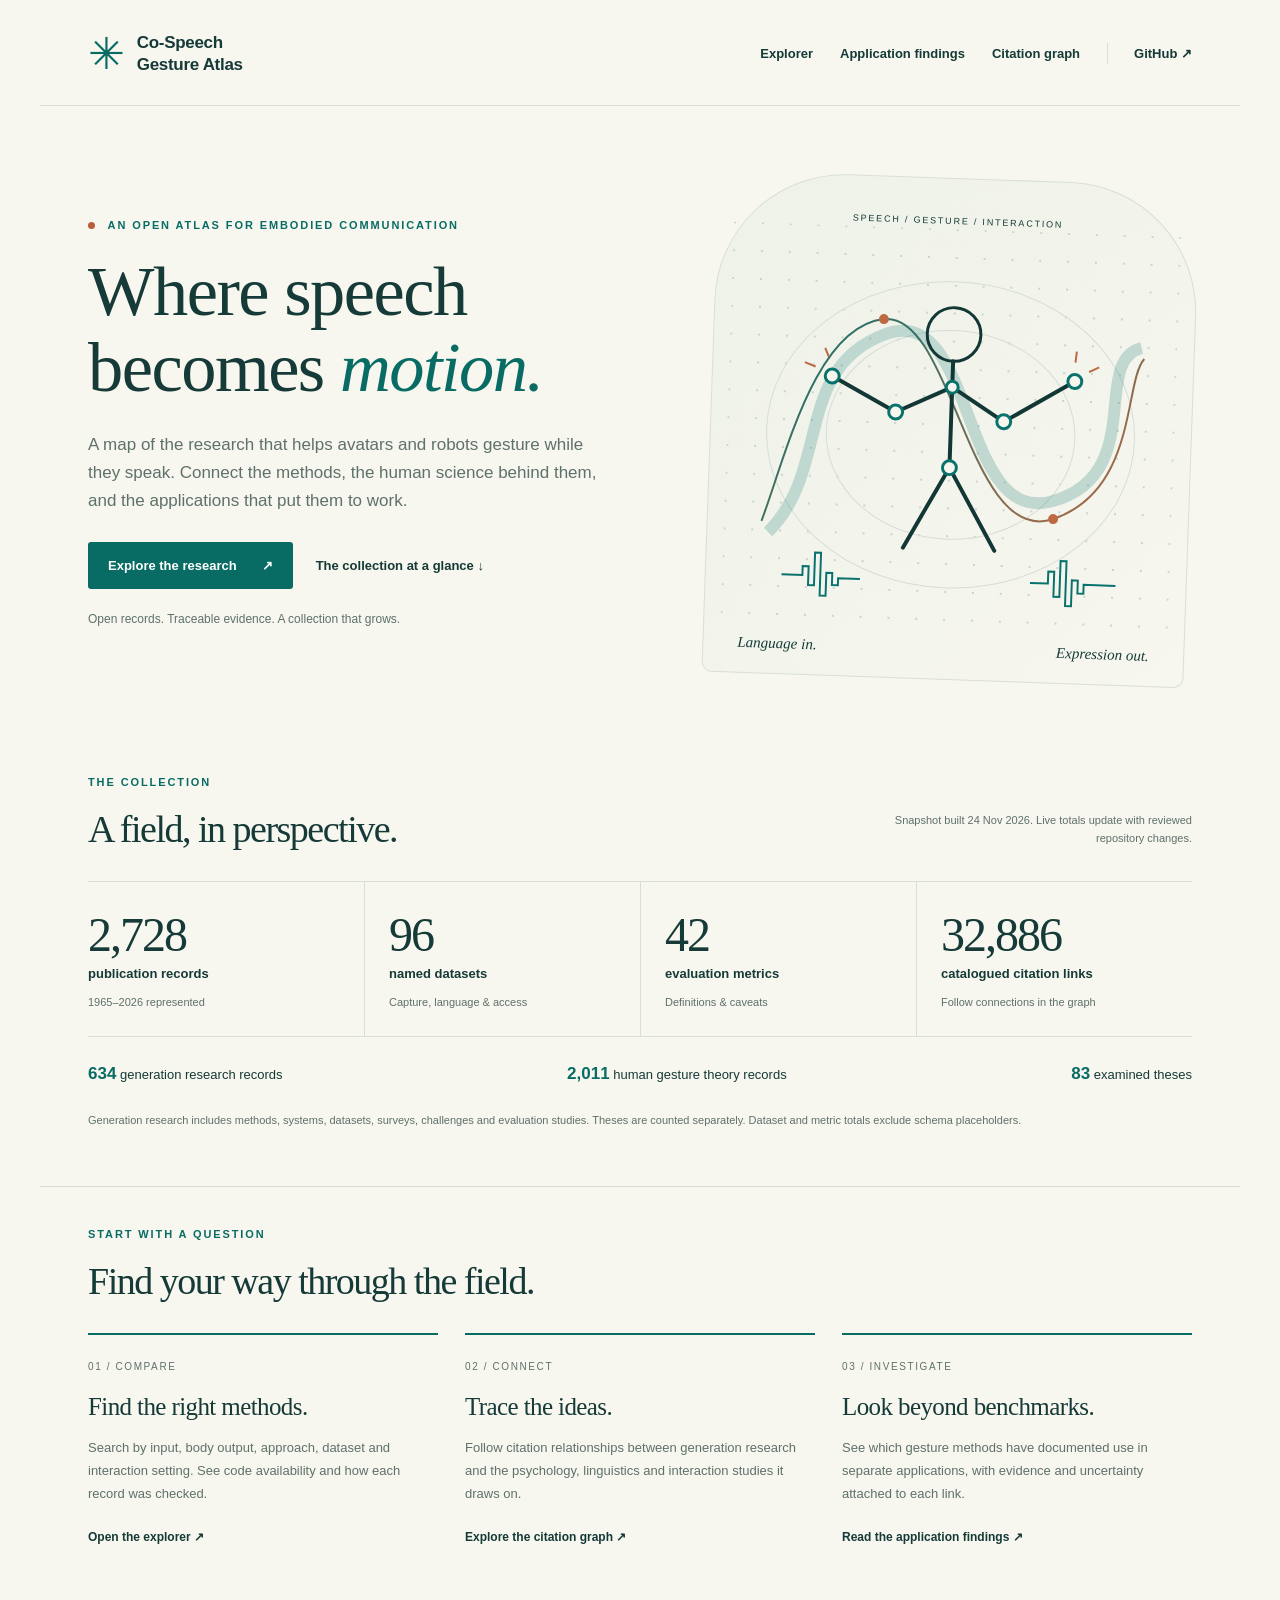
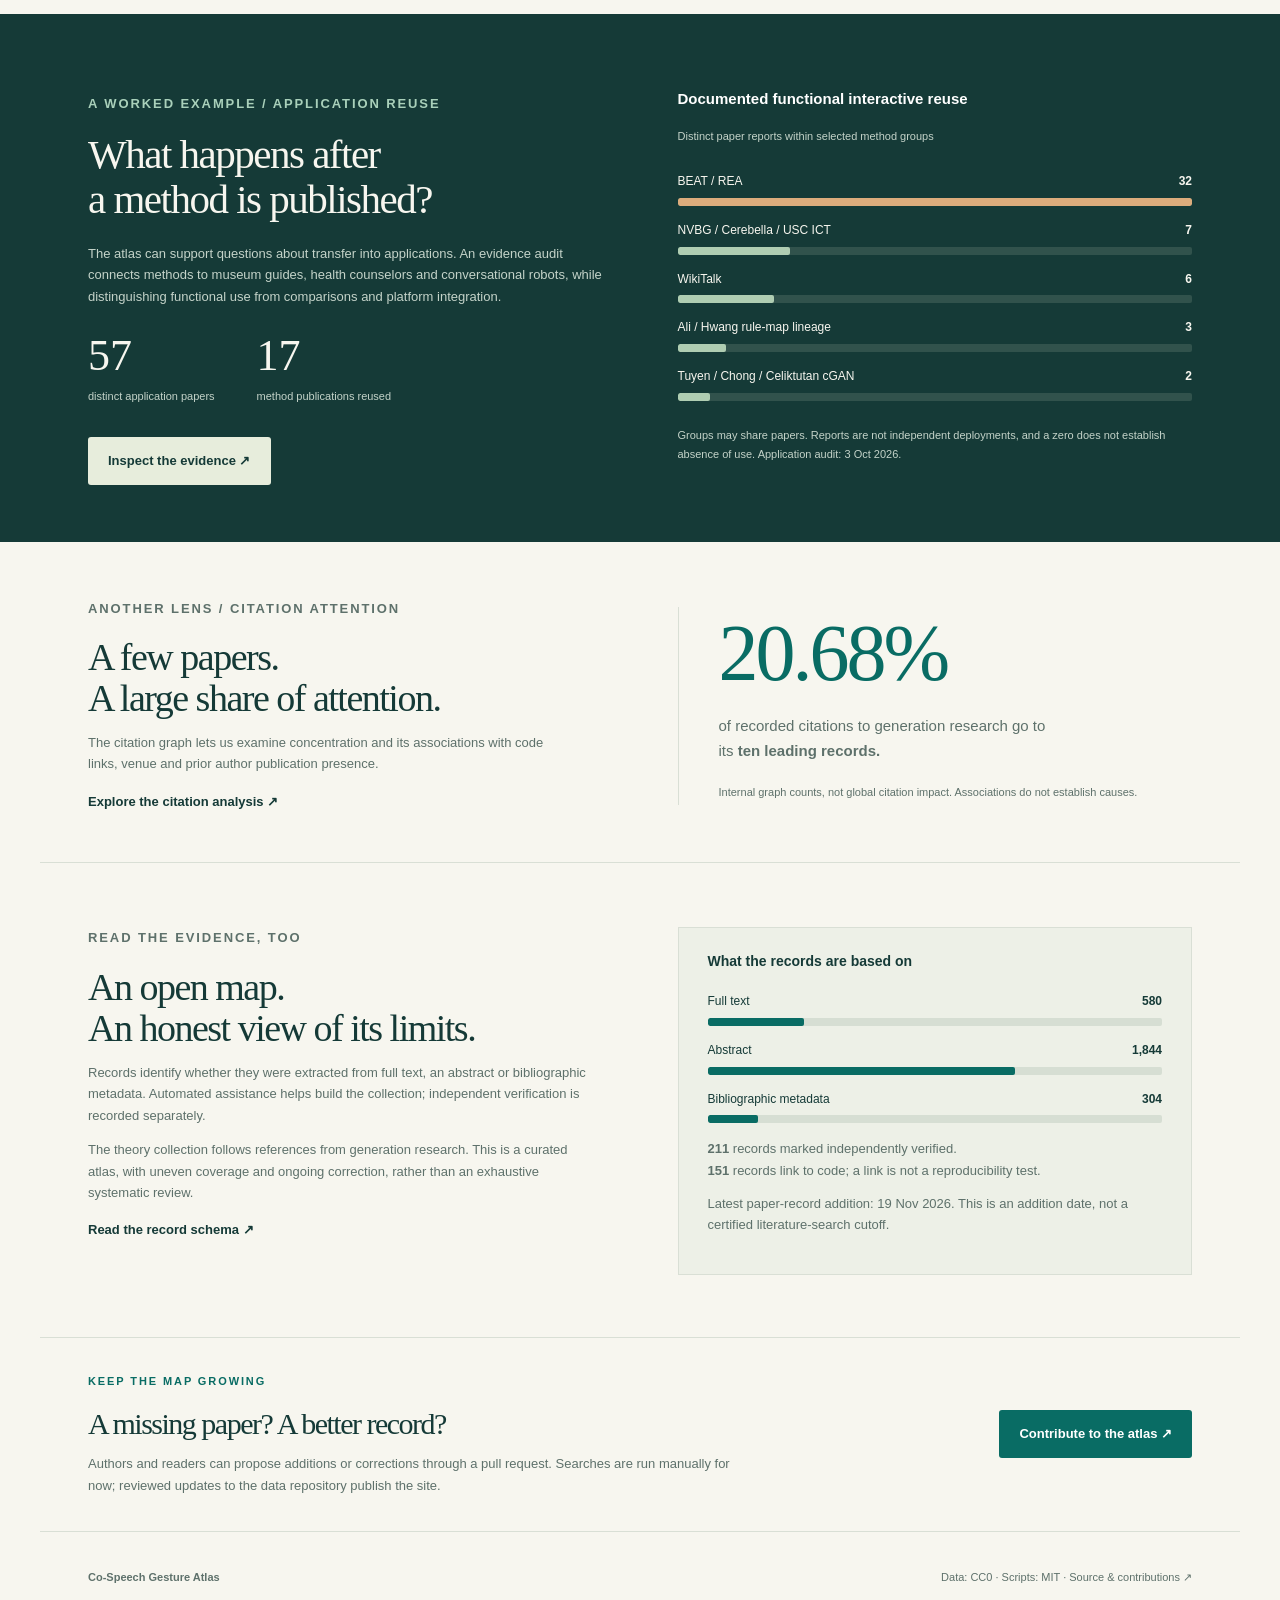
<file: docs/index.html>
<!doctype html>
<html lang="en">
<head>
<meta charset="utf-8"><meta name="viewport" content="width=device-width, initial-scale=1">
<title>Co-Speech Gesture Atlas | A map of speech and motion research</title>
<meta name="description" content="An open research atlas connecting co-speech gesture methods, human gesture theory, datasets, metrics and evidence of application reuse.">
<link rel="stylesheet" href="home.css">
<script>if (new URLSearchParams(location.hash.slice(1)).has('tab')) location.replace('explorer.html' + location.hash);</script>
<script src="home.js" defer></script>
</head>
<body>
<a class="skip" href="#main">Skip to content</a>
<header class="wrap navigation"><a class="brand" href="index.html" aria-label="Co-Speech Gesture Atlas home"><span class="brand-icon" aria-hidden="true">✳</span><span>Co-Speech<br>Gesture Atlas</span></a><nav aria-label="Main navigation"><a href="explorer.html">Explorer</a><a href="applications.html">Application findings</a><a href="citations.html">Citation graph</a><a class="repo" href="https://github.com/ghazanPK/Co-Speech-gesture-atlas">GitHub ↗</a></nav></header>
<main id="main">
<section class="wrap hero" aria-labelledby="hero-title">
<div class="hero-copy"><p class="eyebrow"><span class="dot"></span> An open atlas for embodied communication</p><h1 id="hero-title">Where speech<br>becomes <em>motion.</em></h1><p class="lead">A map of the research that helps avatars and robots gesture while they speak. Connect the methods, the human science behind them, and the applications that put them to work.</p><div class="actions"><a class="button primary" href="explorer.html">Explore the research <span aria-hidden="true">↗</span></a><a class="text-link" href="#collection">The collection at a glance ↓</a></div><p class="hero-note">Open records. Traceable evidence. A collection that grows.</p></div>
<div class="motion-map" aria-hidden="true"><div class="art-label">SPEECH / GESTURE / INTERACTION</div><svg viewBox="0 0 450 410" fill="none"><defs><pattern id="grid" width="28" height="28" patternUnits="userSpaceOnUse"><circle cx="1" cy="1" r="1" fill="#bdc9c6"/></pattern><linearGradient id="trace" x1="50" y1="50" x2="400" y2="350" gradientUnits="userSpaceOnUse"><stop stop-color="#0a726d"/><stop offset="1" stop-color="#bd6942"/></linearGradient></defs><rect width="450" height="410" fill="url(#grid)"/><ellipse cx="225" cy="207" rx="185" ry="154" stroke="#d5ded8"/><ellipse cx="225" cy="207" rx="125" ry="105" stroke="#d5ded8"/><path d="M38 300C60 235 85 103 154 93S247 320 331 288S397 148 417 124" stroke="url(#trace)" stroke-width="2"/><path d="M45 311C106 247 65 145 156 108S236 300 330 270S363 127 414 113" stroke="#0a726d" stroke-opacity=".22" stroke-width="12"/><circle cx="225" cy="106" r="27" stroke="#123735" stroke-width="3"/><path d="M225 133V240M225 159L169 186L104 152M225 159L278 192L348 149M225 240L181 322M225 240L273 322" stroke="#123735" stroke-width="4" stroke-linecap="round" stroke-linejoin="round"/><g fill="#f7f6ee" stroke="#0a726d" stroke-width="3"><circle cx="225" cy="159" r="6"/><circle cx="169" cy="186" r="7"/><circle cx="104" cy="152" r="7"/><circle cx="278" cy="192" r="7"/><circle cx="348" cy="149" r="7"/><circle cx="225" cy="240" r="7"/></g><g stroke="#bd6942" stroke-width="2"><path d="M100 133L96 124M87 143L76 139M348 130L349 119M362 139L372 134"/></g><path d="M60 353h21v-9h6v19h6v-33h6v43h6v-23h6v12h6v-7h22M310 353h18v-12h6v25h6v-36h6v45h6v-26h6v13h6v-9h32" stroke="#0a726d" stroke-width="2"/><circle cx="154" cy="93" r="5" fill="#bd6942"/><circle cx="331" cy="288" r="5" fill="#bd6942"/></svg><div class="art-footer"><span>Language in.</span><span>Expression out.</span></div></div>
</section>
<section class="wrap collection" id="collection" aria-labelledby="collection-title"><div class="section-heading"><div><p class="eyebrow">The collection</p><h2 id="collection-title">A field, in perspective.</h2></div><p id="snapshot">Loading collection snapshot…</p></div><div class="stat-grid"><a class="stat" href="explorer.html"><strong data-stat="papers">—</strong><span>publication records</span><small><span data-stat="year-range">—</span> represented</small></a><a class="stat" href="explorer.html#tab=datasets"><strong data-stat="datasets">—</strong><span>named datasets</span><small>Capture, language &amp; access</small></a><a class="stat" href="explorer.html#tab=metrics"><strong data-stat="metrics">—</strong><span>evaluation metrics</span><small>Definitions &amp; caveats</small></a><a class="stat" href="citations.html"><strong data-stat="citations">—</strong><span>catalogued citation links</span><small>Follow connections in the graph</small></a></div><div class="collection-strip"><p><b data-stat="generation">—</b> generation research records</p><p><b data-stat="theory">—</b> human gesture theory records</p><p><b data-stat="theses">—</b> examined theses</p></div><p class="fine">Generation research includes methods, systems, datasets, surveys, challenges and evaluation studies. Theses are counted separately. Dataset and metric totals exclude schema placeholders.</p><p id="load-error" role="status" hidden>Collection statistics could not be loaded. You can still explore the research using the links above.</p><noscript><p>Enable JavaScript to see the latest statistics, or browse the <a href="https://github.com/ghazanPK/Co-Speech-gesture-atlas">repository</a>.</p></noscript></section>
<section class="wrap pathways" aria-labelledby="pathways-title"><div class="section-heading"><div><p class="eyebrow">Start with a question</p><h2 id="pathways-title">Find your way through the field.</h2></div></div><div class="path-grid"><a class="path" href="explorer.html"><span class="path-number">01 / COMPARE</span><h3>Find the right methods.</h3><p>Search by input, body output, approach, dataset and interaction setting. See code availability and how each record was checked.</p><span class="path-link">Open the explorer ↗</span></a><a class="path" href="citations.html"><span class="path-number">02 / CONNECT</span><h3>Trace the ideas.</h3><p>Follow citation relationships between generation research and the psychology, linguistics and interaction studies it draws on.</p><span class="path-link">Explore the citation graph ↗</span></a><a class="path" href="applications.html"><span class="path-number">03 / INVESTIGATE</span><h3>Look beyond benchmarks.</h3><p>See which gesture methods have documented use in separate applications, with evidence and uncertainty attached to each link.</p><span class="path-link">Read the application findings ↗</span></a></div></section>
<section class="insight-band"><div class="wrap insight"><div><p class="eyebrow">A worked example / application reuse</p><h2>What happens after<br>a method is published?</h2><p>The atlas can support questions about transfer into applications. An evidence audit connects methods to museum guides, health counselors and conversational robots, while distinguishing functional use from comparisons and platform integration.</p><div class="insight-stats"><div><strong data-stat="usage.papers">—</strong><span>distinct application papers</span></div><div><strong data-stat="usage.methods">—</strong><span>method publications reused</span></div></div><a class="button light" href="applications.html">Inspect the evidence ↗</a></div><div class="finding-chart"><p class="chart-title">Documented functional interactive reuse</p><p class="chart-subtitle">Distinct paper reports within selected method groups</p><div id="reuse-bars" class="bars"></div><p class="chart-note">Groups may share papers. Reports are not independent deployments, and a zero does not establish absence of use. <span id="audit-date"></span></p></div></div></section>
<section class="wrap citation-preview"><div><p class="eyebrow">Another lens / citation attention</p><h2>A few papers.<br>A large share of attention.</h2><p>The citation graph lets us examine concentration and its associations with code links, venue and prior author publication presence.</p><a class="text-link" href="citation-findings.html">Explore the citation analysis ↗</a></div><div class="concentration"><strong id="citation-share">—</strong><p>of recorded citations to generation research go to its <b>ten leading records.</b></p><small>Internal graph counts, not global citation impact. Associations do not establish causes.</small></div></section><section class="wrap trust" aria-labelledby="trust-title"><div><p class="eyebrow">Read the evidence, too</p><h2 id="trust-title">An open map.<br>An honest view of its limits.</h2><p>Records identify whether they were extracted from full text, an abstract or bibliographic metadata. Automated assistance helps build the collection; independent verification is recorded separately.</p><p>The theory collection follows references from generation research. This is a curated atlas, with uneven coverage and ongoing correction, rather than an exhaustive systematic review.</p><a class="text-link" href="https://github.com/ghazanPK/Co-Speech-gesture-atlas/blob/main/docs/SCHEMA.md">Read the record schema ↗</a></div><div class="provenance"><h3>What the records are based on</h3><div id="reading-bars"></div><p><b data-stat="verified">—</b> records marked independently verified.<br><b data-stat="with_code">—</b> records link to code; a link is not a reproducibility test.</p><p class="fine" id="record-date"></p></div></section>
<section class="wrap contribute"><div><p class="eyebrow">Keep the map growing</p><h2>A missing paper? A better record?</h2><p>Authors and readers can propose additions or corrections through a pull request. Searches are run manually for now; reviewed updates to the data repository publish the site.</p></div><a class="button primary" href="https://github.com/ghazanPK/Co-Speech-gesture-atlas#contributing">Contribute to the atlas ↗</a></section>
</main><footer class="wrap"><span>Co-Speech Gesture Atlas</span><p><a href="https://github.com/ghazanPK/Co-Speech-gesture-atlas/tree/main/data">Data: CC0</a> · <a href="https://github.com/ghazanPK/Co-Speech-gesture-atlas/blob/main/LICENSE">Scripts: MIT</a> · <a href="https://github.com/ghazanPK/Co-Speech-gesture-atlas">Source &amp; contributions ↗</a></p></footer>
</body></html>
</file>
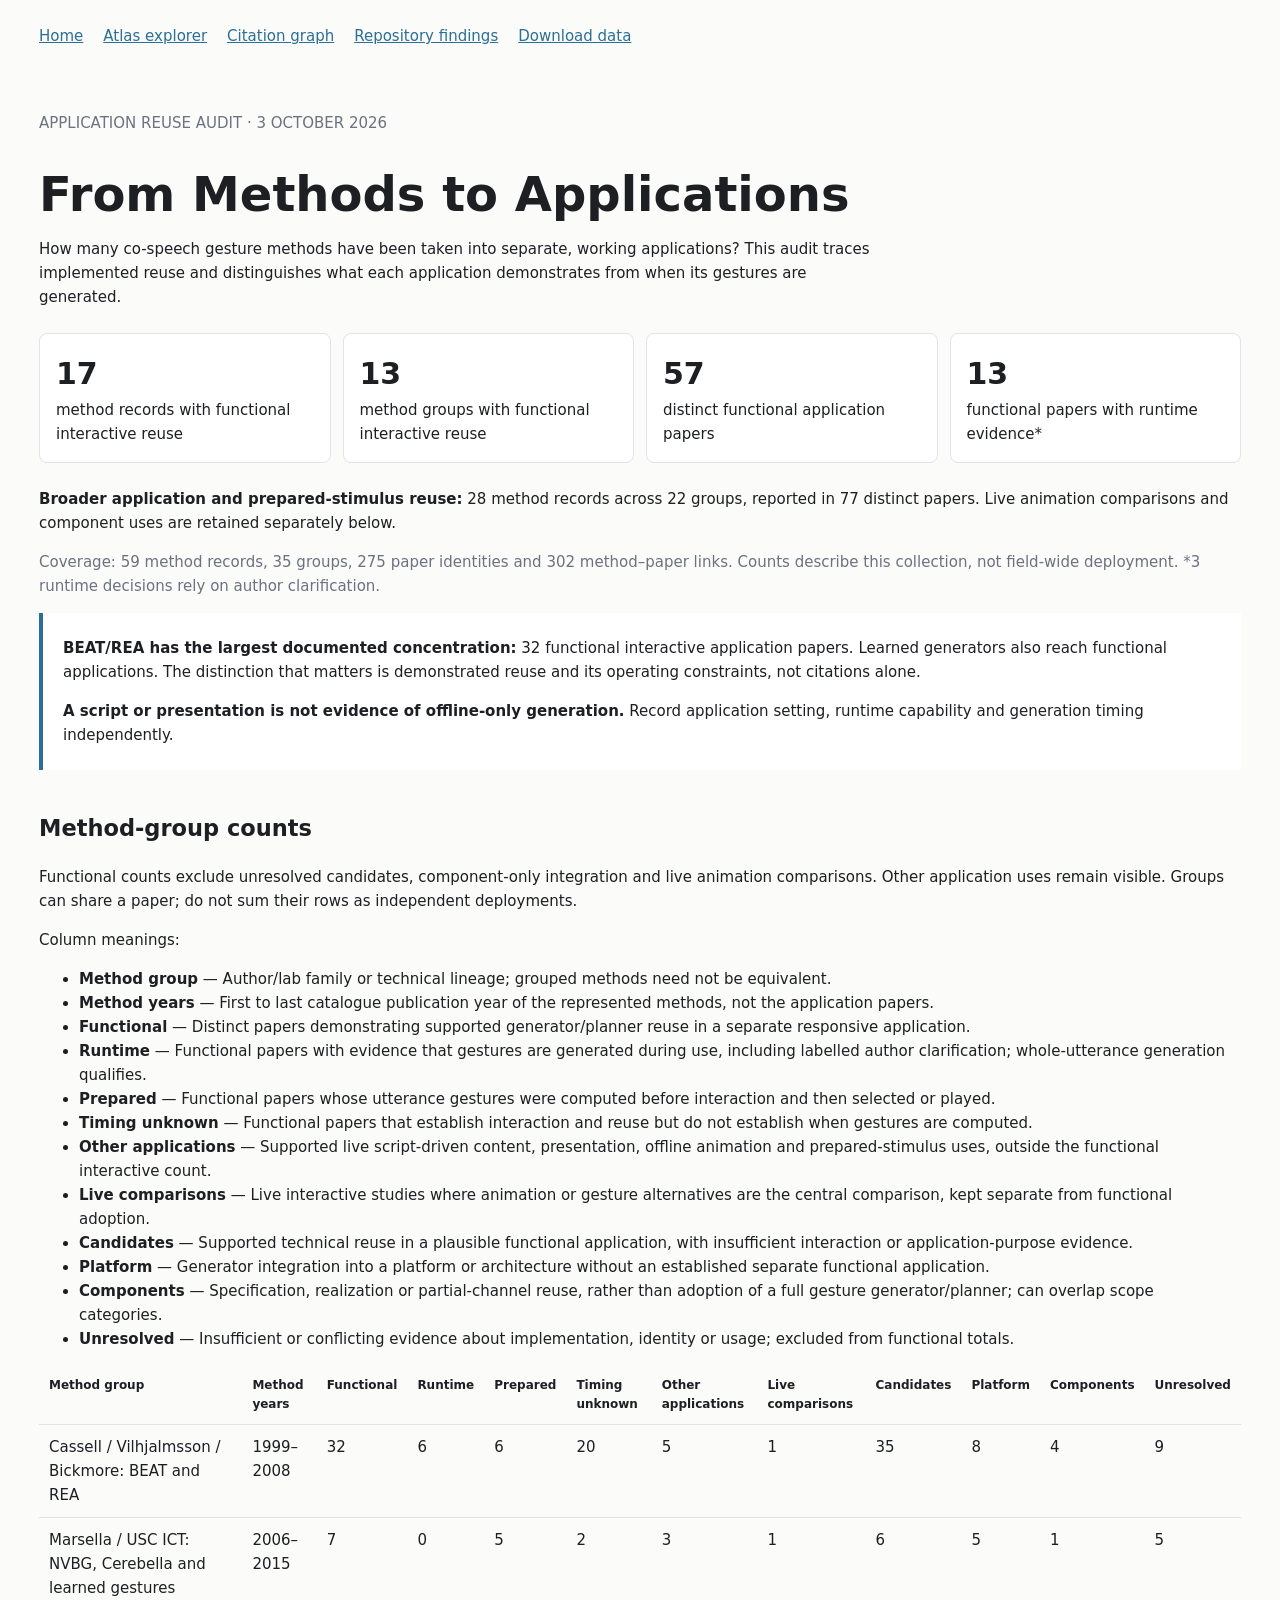
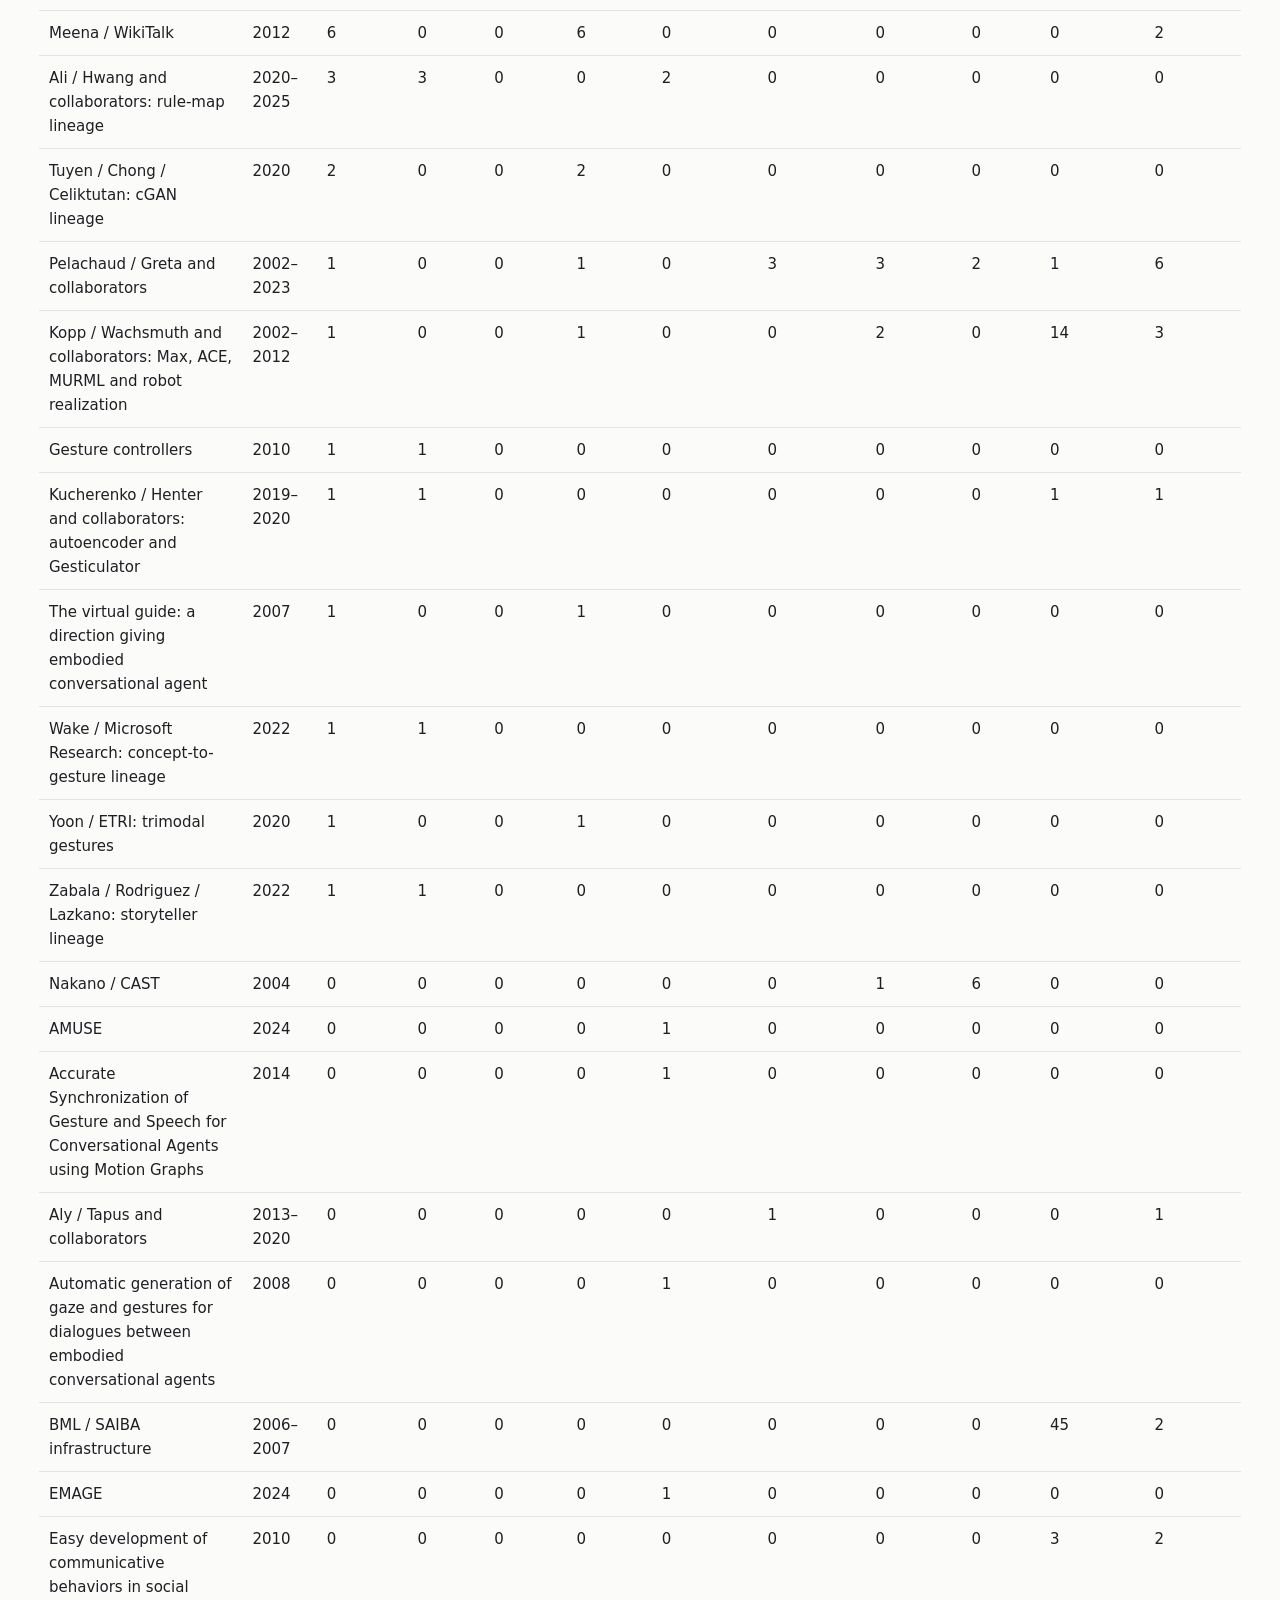
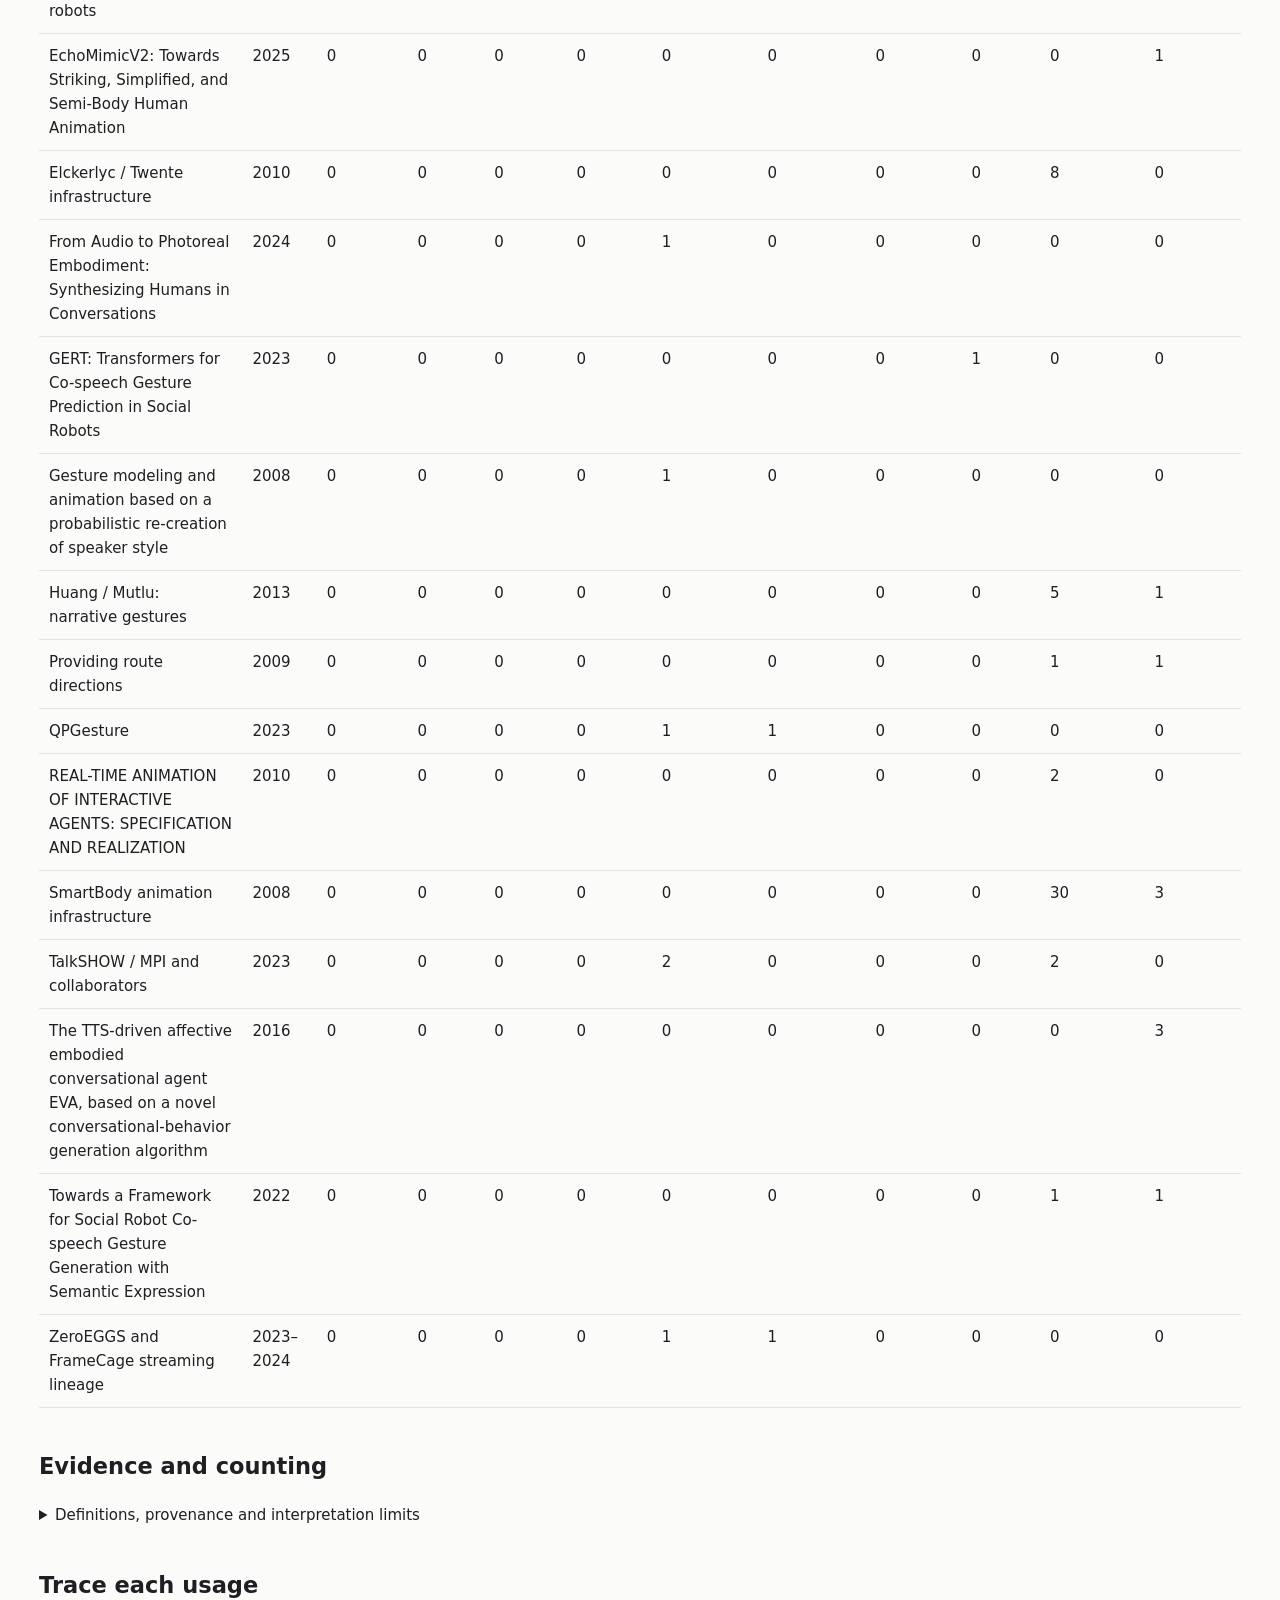
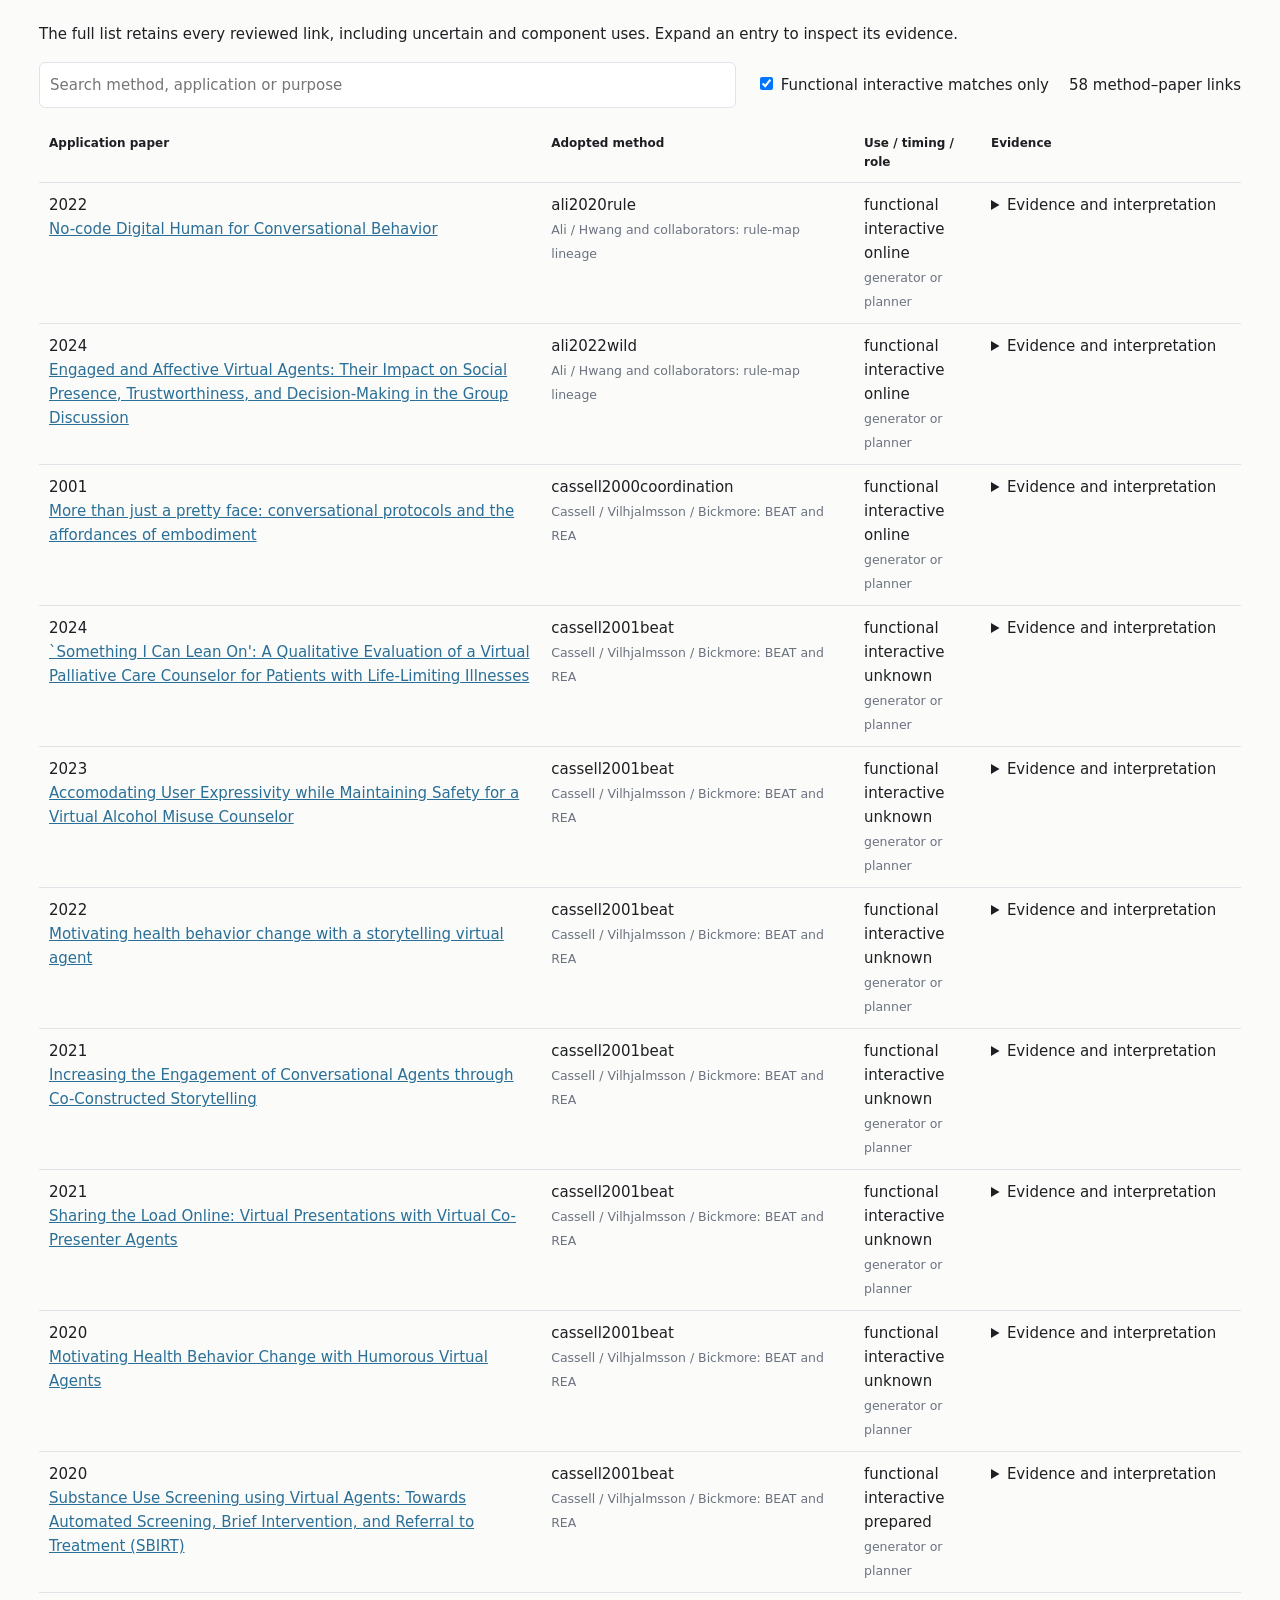
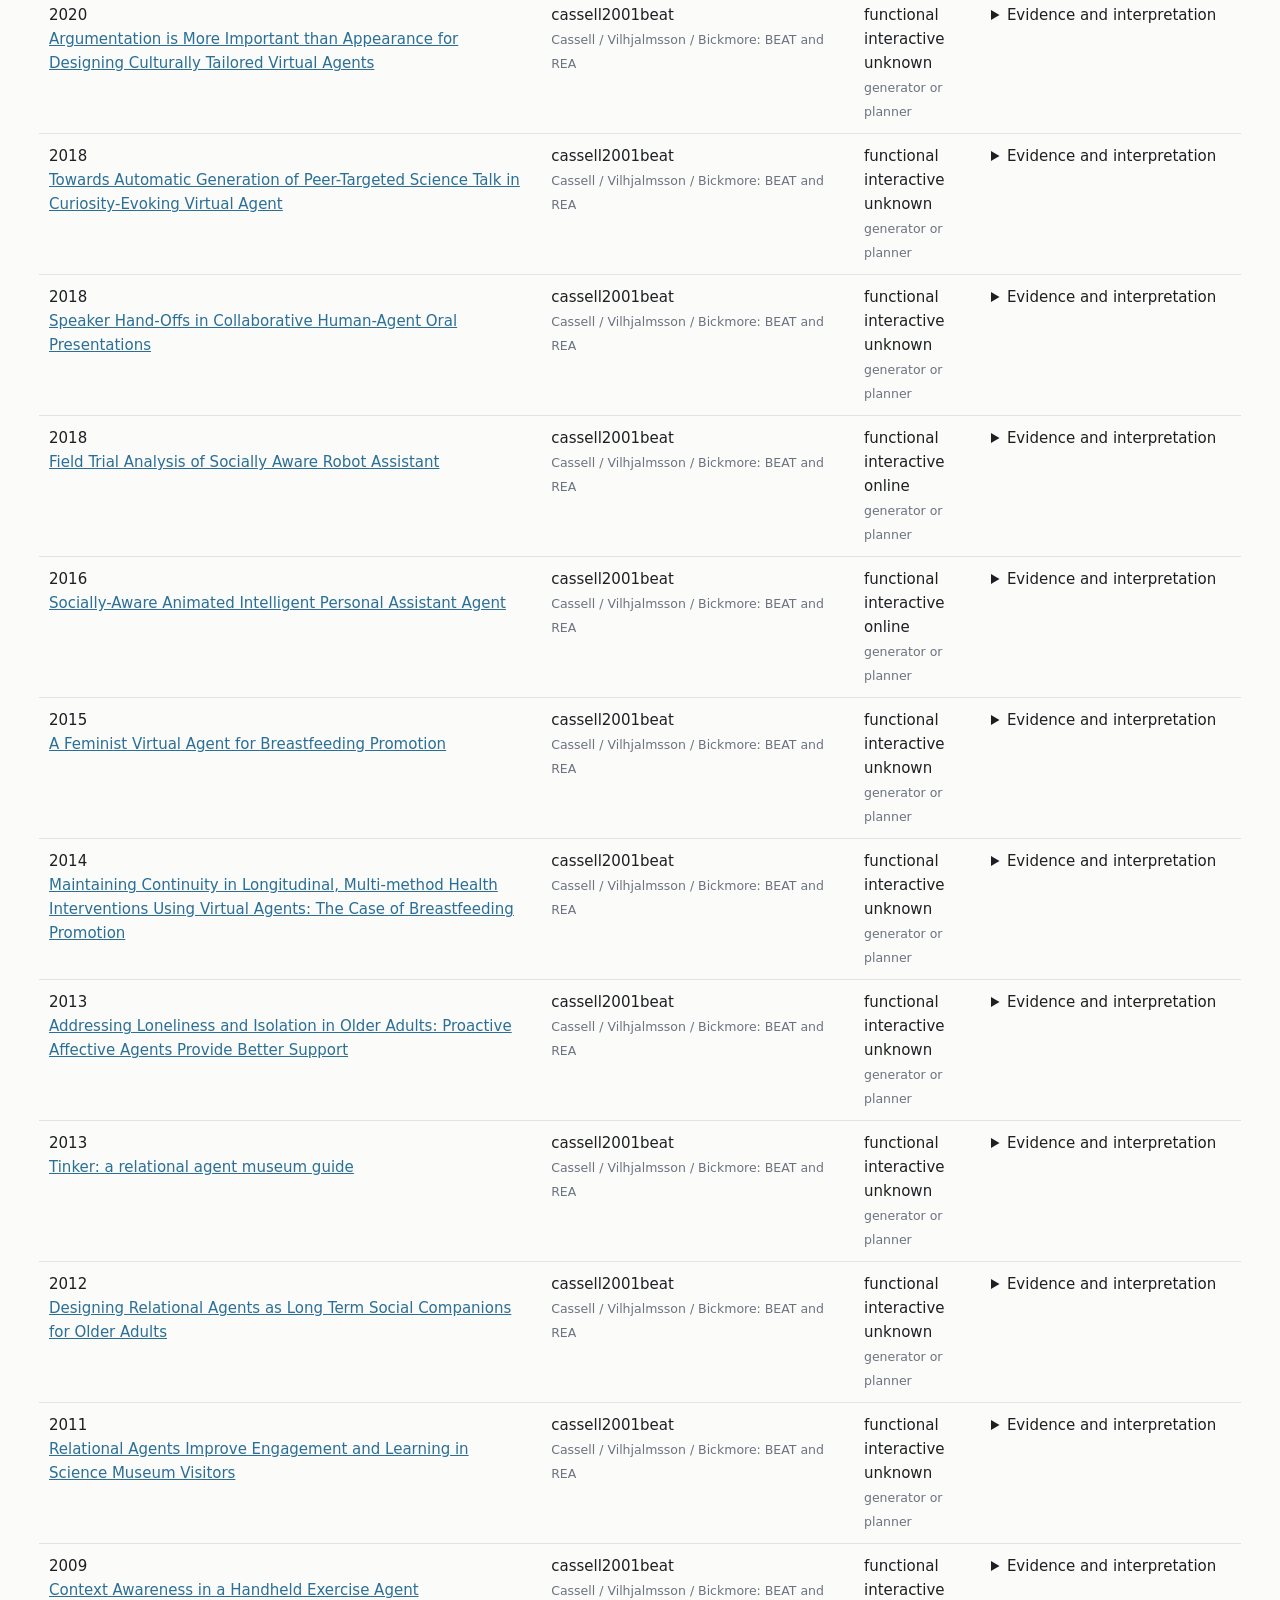
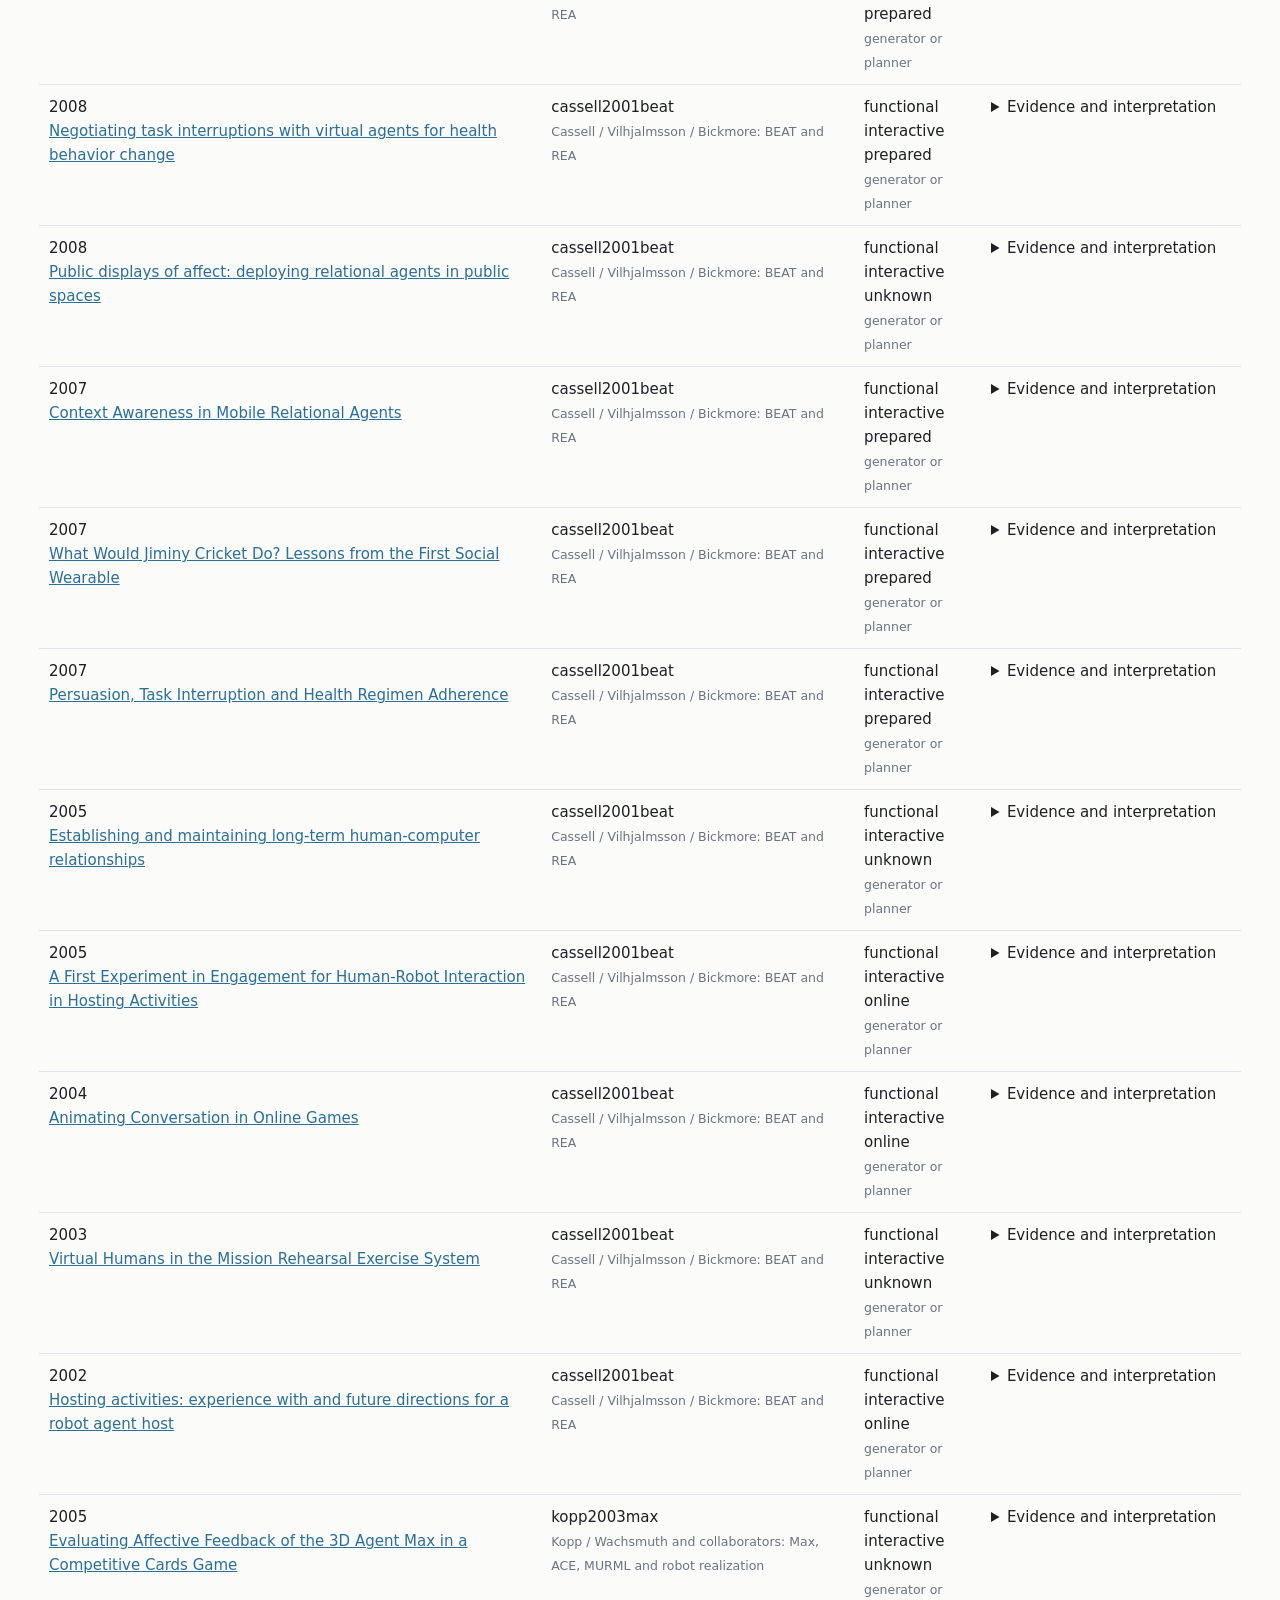
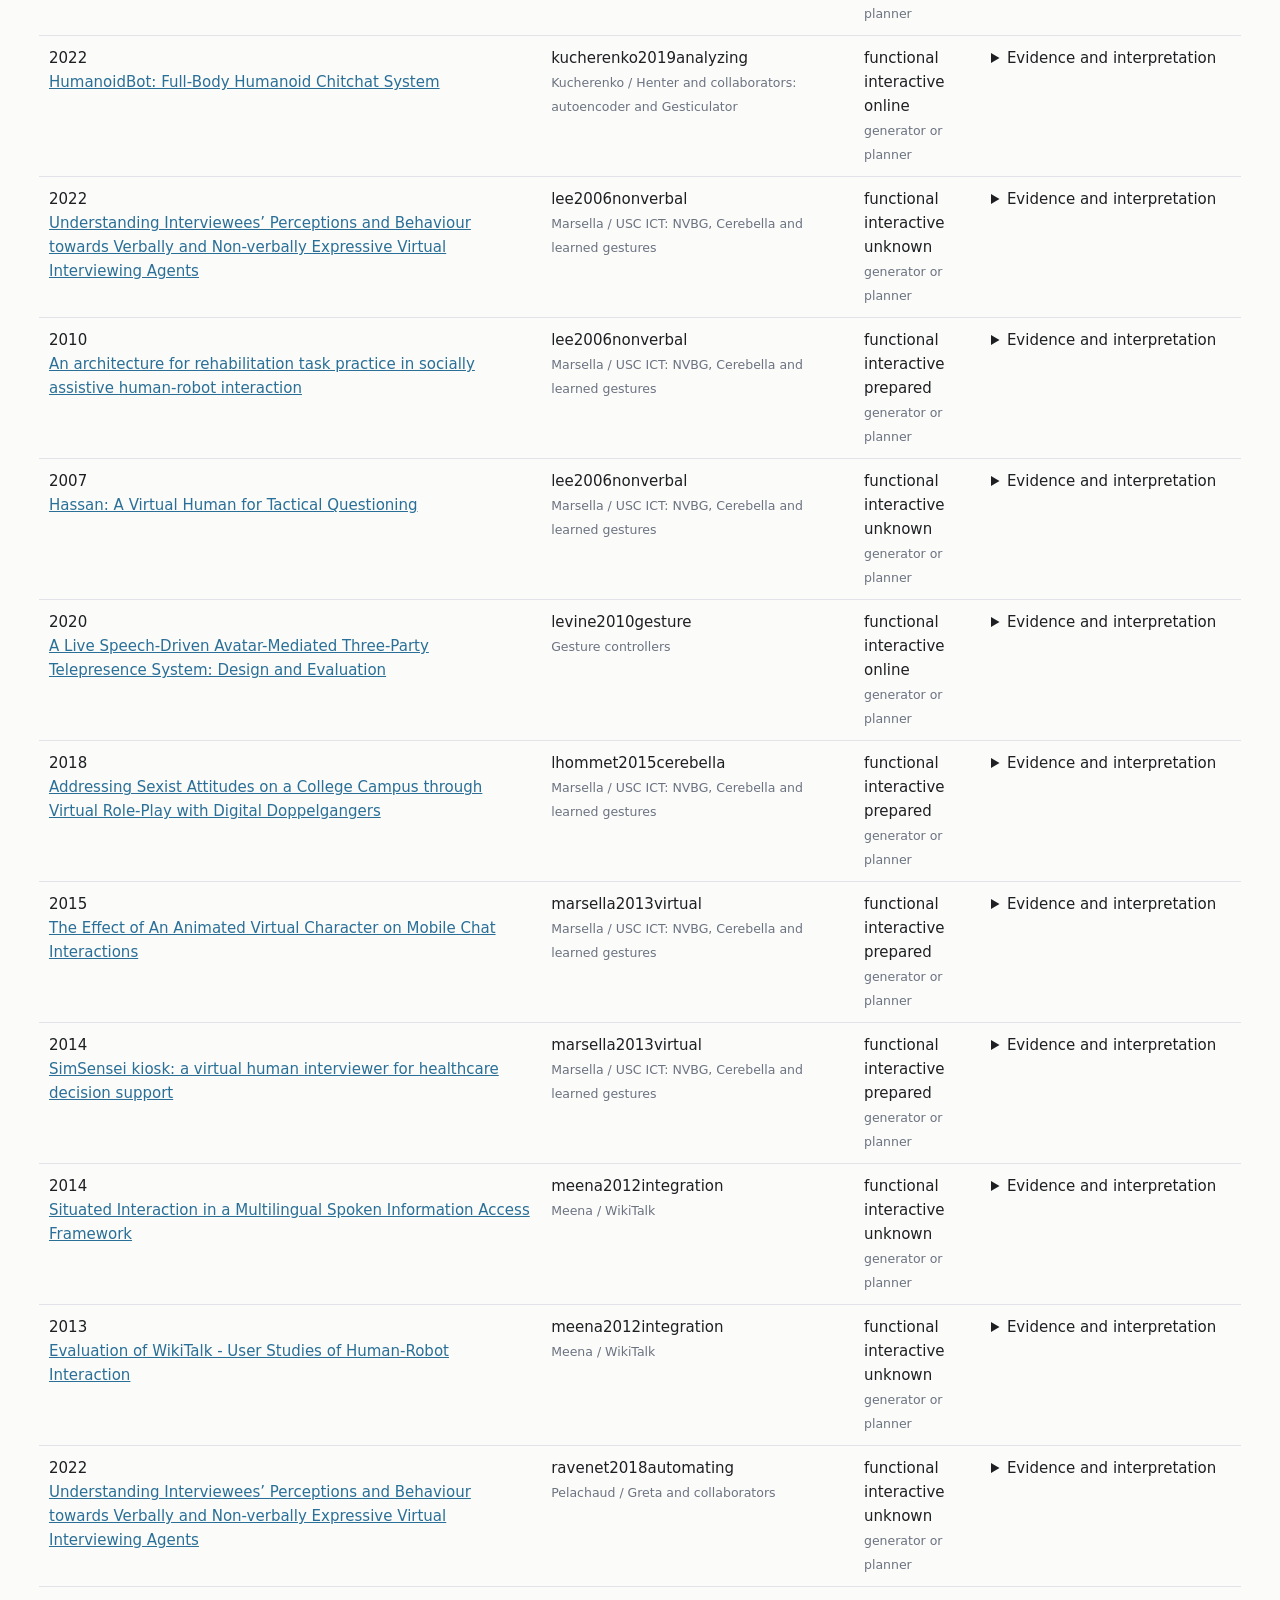
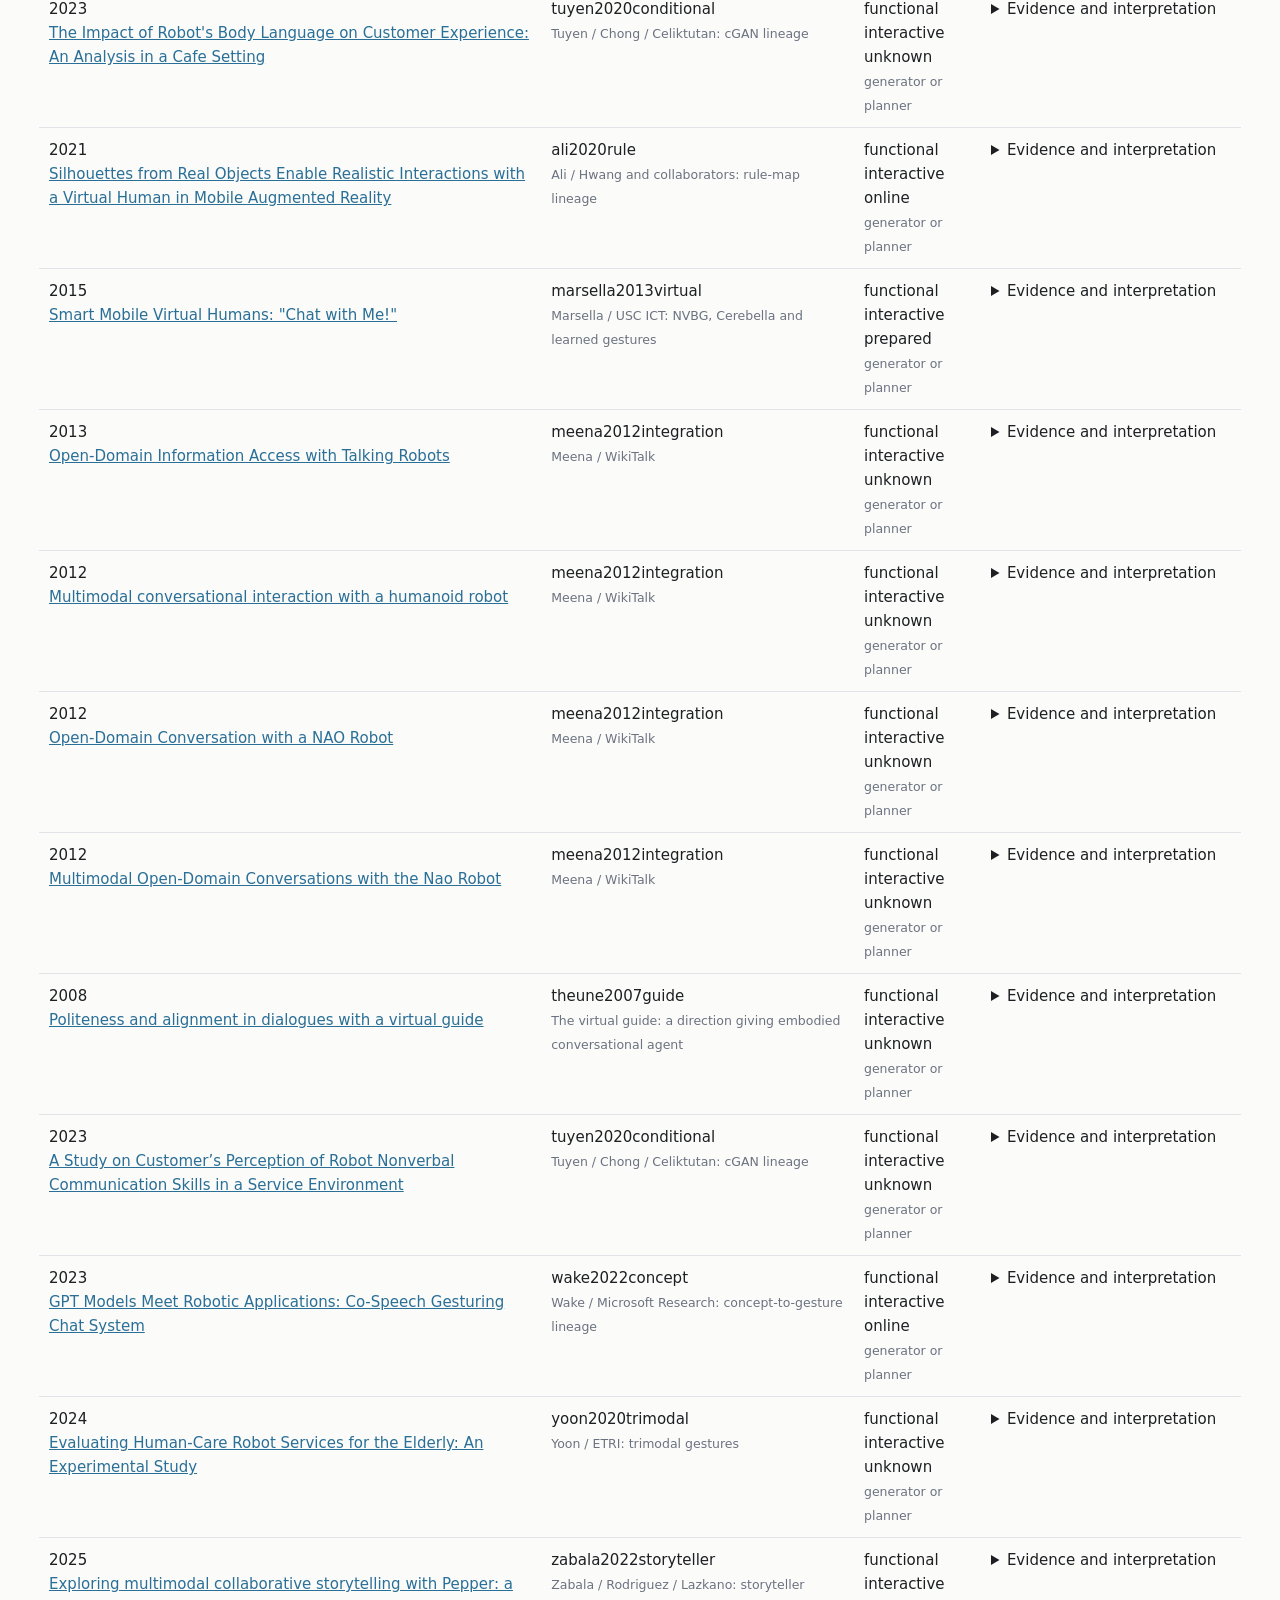
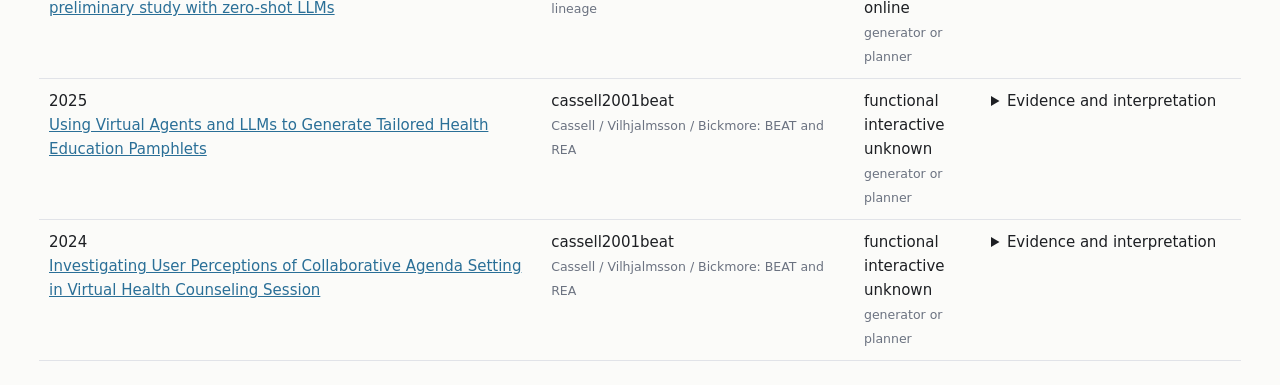
<file: docs/applications.html>
<!doctype html>
<html lang="en"><head><meta charset="utf-8"><meta name="viewport" content="width=device-width, initial-scale=1"><title>From Methods to Applications · Co-Speech Gesture Atlas</title><meta name="description" content="Evidence of co-speech gesture methods reused in applications: method groups, usage papers, runtime generation and uncertainty.">
<style>
:root{--bg:#fbfbf9;--fg:#1d1f23;--muted:#6b7280;--line:#e1e3e8;--accent:#2a6f97;--panel:#fff}@media(prefers-color-scheme:dark){:root{--bg:#14161a;--fg:#e7e9ee;--muted:#a8adb7;--line:#2c3038;--accent:#7fb3d5;--panel:#1c1f25}}*{box-sizing:border-box}body{margin:0;background:var(--bg);color:var(--fg);font:15px/1.6 system-ui,sans-serif}header,main{max-width:1250px;margin:auto;padding:24px}nav{display:flex;gap:20px;flex-wrap:wrap}a{color:var(--accent)}h1{font-size:clamp(30px,4vw,48px);line-height:1.15;margin-bottom:14px}h2{margin-top:40px}.intro{max-width:850px}.metrics{display:grid;grid-template-columns:repeat(4,1fr);gap:12px;margin:24px 0}.metrics div{border:1px solid var(--line);padding:16px;border-radius:8px;background:var(--panel)}.metrics strong{display:block;font-size:30px}small,.muted{color:var(--muted)}.scroll{overflow:auto}table{border-collapse:collapse;width:100%}th,td{text-align:left;vertical-align:top;padding:10px;border-bottom:1px solid var(--line)}th{font-size:12px}#usage td:first-child{min-width:240px}#usage td:last-child{min-width:260px}details p{max-width:650px}summary{cursor:pointer}.controls{display:flex;gap:20px;align-items:center;flex-wrap:wrap;margin:16px 0}input[type=search]{font:inherit;padding:10px;border:1px solid var(--line);background:var(--panel);color:var(--fg);border-radius:6px;min-width:260px;flex:1}.finding{border-left:4px solid var(--accent);padding:8px 20px;background:var(--panel)}[hidden]{display:none!important}@media(max-width:700px){header,main{padding:16px}.metrics{grid-template-columns:repeat(2,1fr)}}
</style></head><body><header><nav><a href="index.html">Home</a><a href="explorer.html">Atlas explorer</a><a href="citations.html">Citation graph</a><a href="https://github.com/ghazanPK/Co-Speech-gesture-atlas/blob/main/APPLICATIONS.md">Repository findings</a><a href="application-usages.json">Download data</a></nav></header><main>
<p class="muted">APPLICATION REUSE AUDIT · 3 OCTOBER 2026</p><h1>From Methods to Applications</h1><p class="intro">How many co-speech gesture methods have been taken into separate, working applications? This audit traces implemented reuse and distinguishes what each application demonstrates from when its gestures are generated.</p>
<div class="metrics"><div><strong>17</strong>method records with functional interactive reuse</div><div><strong>13</strong>method groups with functional interactive reuse</div><div><strong>57</strong>distinct functional application papers</div><div><strong>13</strong>functional papers with runtime evidence*</div></div>
<p><strong>Broader application and prepared-stimulus reuse:</strong> 28 method records across 22 groups, reported in 77 distinct papers. Live animation comparisons and component uses are retained separately below.</p><p class="muted">Coverage: 59 method records, 35 groups, 275 paper identities and 302 method–paper links. Counts describe this collection, not field-wide deployment. *3 runtime decisions rely on author clarification.</p>
<div class="finding"><p><strong>BEAT/REA has the largest documented concentration:</strong> 32 functional interactive application papers. Learned generators also reach functional applications. The distinction that matters is demonstrated reuse and its operating constraints, not citations alone.</p><p><strong>A script or presentation is not evidence of offline-only generation.</strong> Record application setting, runtime capability and generation timing independently.</p></div>
<h2>Method-group counts</h2><p>Functional counts exclude unresolved candidates, component-only integration and live animation comparisons. Other application uses remain visible. Groups can share a paper; do not sum their rows as independent deployments.</p>
<p>Column meanings:</p><ul><li><strong>Method group</strong> — Author/lab family or technical lineage; grouped methods need not be equivalent.</li><li><strong>Method years</strong> — First to last catalogue publication year of the represented methods, not the application papers.</li><li><strong>Functional</strong> — Distinct papers demonstrating supported generator/planner reuse in a separate responsive application.</li><li><strong>Runtime</strong> — Functional papers with evidence that gestures are generated during use, including labelled author clarification; whole-utterance generation qualifies.</li><li><strong>Prepared</strong> — Functional papers whose utterance gestures were computed before interaction and then selected or played.</li><li><strong>Timing unknown</strong> — Functional papers that establish interaction and reuse but do not establish when gestures are computed.</li><li><strong>Other applications</strong> — Supported live script-driven content, presentation, offline animation and prepared-stimulus uses, outside the functional interactive count.</li><li><strong>Live comparisons</strong> — Live interactive studies where animation or gesture alternatives are the central comparison, kept separate from functional adoption.</li><li><strong>Candidates</strong> — Supported technical reuse in a plausible functional application, with insufficient interaction or application-purpose evidence.</li><li><strong>Platform</strong> — Generator integration into a platform or architecture without an established separate functional application.</li><li><strong>Components</strong> — Specification, realization or partial-channel reuse, rather than adoption of a full gesture generator/planner; can overlap scope categories.</li><li><strong>Unresolved</strong> — Insufficient or conflicting evidence about implementation, identity or usage; excluded from functional totals.</li></ul>
<div class="scroll"><table><thead><tr><th>Method group</th><th>Method years</th><th>Functional</th><th>Runtime</th><th>Prepared</th><th>Timing unknown</th><th>Other applications</th><th>Live comparisons</th><th>Candidates</th><th>Platform</th><th>Components</th><th>Unresolved</th></tr></thead><tbody><tr><td>Cassell / Vilhjalmsson / Bickmore: BEAT and REA</td><td>1999–2008</td><td>32</td><td>6</td><td>6</td><td>20</td><td>5</td><td>1</td><td>35</td><td>8</td><td>4</td><td>9</td></tr><tr><td>Marsella / USC ICT: NVBG, Cerebella and learned gestures</td><td>2006–2015</td><td>7</td><td>0</td><td>5</td><td>2</td><td>3</td><td>1</td><td>6</td><td>5</td><td>1</td><td>5</td></tr><tr><td>Meena / WikiTalk</td><td>2012</td><td>6</td><td>0</td><td>0</td><td>6</td><td>0</td><td>0</td><td>0</td><td>0</td><td>0</td><td>2</td></tr><tr><td>Ali / Hwang and collaborators: rule-map lineage</td><td>2020–2025</td><td>3</td><td>3</td><td>0</td><td>0</td><td>2</td><td>0</td><td>0</td><td>0</td><td>0</td><td>0</td></tr><tr><td>Tuyen / Chong / Celiktutan: cGAN lineage</td><td>2020</td><td>2</td><td>0</td><td>0</td><td>2</td><td>0</td><td>0</td><td>0</td><td>0</td><td>0</td><td>0</td></tr><tr><td>Pelachaud / Greta and collaborators</td><td>2002–2023</td><td>1</td><td>0</td><td>0</td><td>1</td><td>0</td><td>3</td><td>3</td><td>2</td><td>1</td><td>6</td></tr><tr><td>Kopp / Wachsmuth and collaborators: Max, ACE, MURML and robot realization</td><td>2002–2012</td><td>1</td><td>0</td><td>0</td><td>1</td><td>0</td><td>0</td><td>2</td><td>0</td><td>14</td><td>3</td></tr><tr><td>Gesture controllers</td><td>2010</td><td>1</td><td>1</td><td>0</td><td>0</td><td>0</td><td>0</td><td>0</td><td>0</td><td>0</td><td>0</td></tr><tr><td>Kucherenko / Henter and collaborators: autoencoder and Gesticulator</td><td>2019–2020</td><td>1</td><td>1</td><td>0</td><td>0</td><td>0</td><td>0</td><td>0</td><td>0</td><td>1</td><td>1</td></tr><tr><td>The virtual guide: a direction giving embodied conversational agent</td><td>2007</td><td>1</td><td>0</td><td>0</td><td>1</td><td>0</td><td>0</td><td>0</td><td>0</td><td>0</td><td>0</td></tr><tr><td>Wake / Microsoft Research: concept-to-gesture lineage</td><td>2022</td><td>1</td><td>1</td><td>0</td><td>0</td><td>0</td><td>0</td><td>0</td><td>0</td><td>0</td><td>0</td></tr><tr><td>Yoon / ETRI: trimodal gestures</td><td>2020</td><td>1</td><td>0</td><td>0</td><td>1</td><td>0</td><td>0</td><td>0</td><td>0</td><td>0</td><td>0</td></tr><tr><td>Zabala / Rodriguez / Lazkano: storyteller lineage</td><td>2022</td><td>1</td><td>1</td><td>0</td><td>0</td><td>0</td><td>0</td><td>0</td><td>0</td><td>0</td><td>0</td></tr><tr><td>Nakano / CAST</td><td>2004</td><td>0</td><td>0</td><td>0</td><td>0</td><td>0</td><td>0</td><td>1</td><td>6</td><td>0</td><td>0</td></tr><tr><td>AMUSE</td><td>2024</td><td>0</td><td>0</td><td>0</td><td>0</td><td>1</td><td>0</td><td>0</td><td>0</td><td>0</td><td>0</td></tr><tr><td>Accurate Synchronization of Gesture and Speech for Conversational Agents using Motion Graphs</td><td>2014</td><td>0</td><td>0</td><td>0</td><td>0</td><td>1</td><td>0</td><td>0</td><td>0</td><td>0</td><td>0</td></tr><tr><td>Aly / Tapus and collaborators</td><td>2013–2020</td><td>0</td><td>0</td><td>0</td><td>0</td><td>0</td><td>1</td><td>0</td><td>0</td><td>0</td><td>1</td></tr><tr><td>Automatic generation of gaze and gestures for dialogues between embodied conversational agents</td><td>2008</td><td>0</td><td>0</td><td>0</td><td>0</td><td>1</td><td>0</td><td>0</td><td>0</td><td>0</td><td>0</td></tr><tr><td>BML / SAIBA infrastructure</td><td>2006–2007</td><td>0</td><td>0</td><td>0</td><td>0</td><td>0</td><td>0</td><td>0</td><td>0</td><td>45</td><td>2</td></tr><tr><td>EMAGE</td><td>2024</td><td>0</td><td>0</td><td>0</td><td>0</td><td>1</td><td>0</td><td>0</td><td>0</td><td>0</td><td>0</td></tr><tr><td>Easy development of communicative behaviors in social robots</td><td>2010</td><td>0</td><td>0</td><td>0</td><td>0</td><td>0</td><td>0</td><td>0</td><td>0</td><td>3</td><td>2</td></tr><tr><td>EchoMimicV2: Towards Striking, Simplified, and Semi-Body Human Animation</td><td>2025</td><td>0</td><td>0</td><td>0</td><td>0</td><td>0</td><td>0</td><td>0</td><td>0</td><td>0</td><td>1</td></tr><tr><td>Elckerlyc / Twente infrastructure</td><td>2010</td><td>0</td><td>0</td><td>0</td><td>0</td><td>0</td><td>0</td><td>0</td><td>0</td><td>8</td><td>0</td></tr><tr><td>From Audio to Photoreal Embodiment: Synthesizing Humans in Conversations</td><td>2024</td><td>0</td><td>0</td><td>0</td><td>0</td><td>1</td><td>0</td><td>0</td><td>0</td><td>0</td><td>0</td></tr><tr><td>GERT: Transformers for Co-speech Gesture Prediction in Social Robots</td><td>2023</td><td>0</td><td>0</td><td>0</td><td>0</td><td>0</td><td>0</td><td>0</td><td>1</td><td>0</td><td>0</td></tr><tr><td>Gesture modeling and animation based on a probabilistic re-creation of speaker style</td><td>2008</td><td>0</td><td>0</td><td>0</td><td>0</td><td>1</td><td>0</td><td>0</td><td>0</td><td>0</td><td>0</td></tr><tr><td>Huang / Mutlu: narrative gestures</td><td>2013</td><td>0</td><td>0</td><td>0</td><td>0</td><td>0</td><td>0</td><td>0</td><td>0</td><td>5</td><td>1</td></tr><tr><td>Providing route directions</td><td>2009</td><td>0</td><td>0</td><td>0</td><td>0</td><td>0</td><td>0</td><td>0</td><td>0</td><td>1</td><td>1</td></tr><tr><td>QPGesture</td><td>2023</td><td>0</td><td>0</td><td>0</td><td>0</td><td>1</td><td>1</td><td>0</td><td>0</td><td>0</td><td>0</td></tr><tr><td>REAL-TIME ANIMATION OF INTERACTIVE AGENTS: SPECIFICATION AND REALIZATION</td><td>2010</td><td>0</td><td>0</td><td>0</td><td>0</td><td>0</td><td>0</td><td>0</td><td>0</td><td>2</td><td>0</td></tr><tr><td>SmartBody animation infrastructure</td><td>2008</td><td>0</td><td>0</td><td>0</td><td>0</td><td>0</td><td>0</td><td>0</td><td>0</td><td>30</td><td>3</td></tr><tr><td>TalkSHOW / MPI and collaborators</td><td>2023</td><td>0</td><td>0</td><td>0</td><td>0</td><td>2</td><td>0</td><td>0</td><td>0</td><td>2</td><td>0</td></tr><tr><td>The TTS-driven affective embodied conversational agent EVA, based on a novel conversational-behavior generation algorithm</td><td>2016</td><td>0</td><td>0</td><td>0</td><td>0</td><td>0</td><td>0</td><td>0</td><td>0</td><td>0</td><td>3</td></tr><tr><td>Towards a Framework for Social Robot Co-speech Gesture Generation with Semantic Expression</td><td>2022</td><td>0</td><td>0</td><td>0</td><td>0</td><td>0</td><td>0</td><td>0</td><td>0</td><td>1</td><td>1</td></tr><tr><td>ZeroEGGS and FrameCage streaming lineage</td><td>2023–2024</td><td>0</td><td>0</td><td>0</td><td>0</td><td>1</td><td>1</td><td>0</td><td>0</td><td>0</td><td>0</td></tr></tbody></table></div>
<h2>Evidence and counting</h2><details><summary>Definitions, provenance and interpretation limits</summary><ul><li>Counts describe this audited collection, not a census of field deployment or an adoption rate.</li><li>Method records are catalogue publications, not distinct algorithms. Families can contain several different methods.</li><li>Paper counts are deduplicated within each group; different groups can share an application paper.</li><li>Repeated reports of one system are not independent deployments. Unlinked reports are not assumed to be separate systems.</li><li>Functional counts require supported generator/planner reuse and a responsive application purpose. Prepared and unknown timing qualify when interaction is supported.</li><li>Live animation comparisons, presentation/content use, platform integration and components are retained separately.</li><li>Source verification is uneven. Citation-context evidence and indexed abstracts are labelled separately from primary checks and author clarification.</li><li>A script or presentation study does not establish an offline-only method. Demonstrated application setting and runtime capability are independent.</li><li>A zero means no supported match in this collection, not proof that a method has never been used.</li></ul><p>Runtime includes whole-utterance generation and does not require streaming. Method dates are catalogue publication years for represented methods, not all papers by a lab. Other applications include content/stimulus use, live script-driven content and presentation. Components can overlap application categories. Runtime-capable does not mean conversational interaction was demonstrated.</p><p>Historical year conflicts remain visible: the telepresence entry retains its cached 2020 year despite an available 2022 author PDF; the multilingual method has a 2025 journal record and a cited 2023 preprint.</p></details>
<h2>Trace each usage</h2><p>The full list retains every reviewed link, including uncertain and component uses. Expand an entry to inspect its evidence.</p><div class="controls"><input id="search" type="search" aria-label="Search application usages" placeholder="Search method, application or purpose"><label><input id="functional" type="checkbox" checked> Functional interactive matches only</label><span id="count" aria-live="polite"></span></div>
<div class="scroll"><table id="usage"><thead><tr><th>Application paper</th><th>Adopted method</th><th>Use / timing / role</th><th>Evidence</th></tr></thead><tbody><tr data-functional="false" data-search="ali / hwang and collaborators: rule-map lineage ali2020rule asap for multi-outputs: auto-generating storyboard and pre-visualization with virtual actors based on screenplay live_content_application the author reports a complete real-time demo: modules accept a script, generate/render gestures on the fly and play the result. live content generation is demonstrated; conversational turn-taking is not claimed for this demo."><td>2024<br><a href="https://doi.org/10.1007/s11042-024-19904-3">ASAP for multi-outputs: auto-generating storyboard and pre-visualization with virtual actors based on screenplay</a></td><td>ali2020rule<br><small>Ali / Hwang and collaborators: rule-map lineage</small></td><td>live content application<br>online<br><small>generator or planner</small></td><td><details><summary>Evidence and interpretation</summary><p>The author reports a complete real-time demo: modules accept a script, generate/render gestures on the fly and play the result. Live content generation is demonstrated; conversational turn-taking is not claimed for this demo.</p><p><a href="https://doi.org/10.1007/s11042-024-19904-3">citation context</a>; <strong>Author clarification, 3 Oct 2026; not independently verified</strong></p><p>author overlap: Jae-In Hwang (and possibly Ghazanfar Ali)<br>System: Not resolved</p></details></td></tr><tr data-functional="true" data-search="ali / hwang and collaborators: rule-map lineage ali2020rule no-code digital human for conversational behavior functional_interactive the author identifies no-code digital human as flow human: users interact with a chatbot-powered avatar. it is a separate interactive application, not merely an integration platform."><td>2022<br><a href="https://doi.org/10.1145/3550082.3564175">No-code Digital Human for Conversational Behavior</a></td><td>ali2020rule<br><small>Ali / Hwang and collaborators: rule-map lineage</small></td><td>functional interactive<br>online<br><small>generator or planner</small></td><td><details><summary>Evidence and interpretation</summary><p>The author identifies No-code Digital Human as Flow Human: users interact with a chatbot-powered avatar. It is a separate interactive application, not merely an integration platform.</p><p><a href="https://doi.org/10.1145/3550082.3564175">citation context</a>; <strong>Author clarification, 3 Oct 2026; not independently verified</strong></p><p>author overlap: Jae-In Hwang (and possibly Ghazanfar Ali)<br>System: Flow Human</p></details></td></tr><tr data-functional="true" data-search="ali / hwang and collaborators: rule-map lineage ali2022wild engaged and affective virtual agents: their impact on social presence, trustworthiness, and decision-making in the group discussion functional_interactive the author clarifies that this pipeline generates gestures for input text without requiring prepared animations. semi-wizard dialogue control does not imply precomputed gestures."><td>2024<br><a href="https://arxiv.org/html/2308.10385v3">Engaged and Affective Virtual Agents: Their Impact on Social Presence, Trustworthiness, and Decision-Making in the Group Discussion</a></td><td>ali2022wild<br><small>Ali / Hwang and collaborators: rule-map lineage</small></td><td>functional interactive<br>online<br><small>generator or planner</small></td><td><details><summary>Evidence and interpretation</summary><p>The author clarifies that this pipeline generates gestures for input text without requiring prepared animations. Semi-Wizard dialogue control does not imply precomputed gestures.</p><p><a href="https://arxiv.org/html/2308.10385v3">primary implementation checked</a>; <strong>Author clarification, 3 Oct 2026; not independently verified</strong></p><p>author overlap: Jae-In Hwang (and possibly Ghazanfar Ali)<br>System: Not resolved</p></details></td></tr><tr data-functional="false" data-search="ali / hwang and collaborators: rule-map lineage ali2025multilingual enhancing doctor‐patient communication in surgical explanations: designing effective facial expressions and gestures for animated physician characters presentation_application the author clarifies that the same text-input pipeline generates required animations and can accept chatbot, llm or prewritten text. the reported study demonstrates presentation use; conversational operation is a capability clarification, not evidence that this study tested dialogue."><td>2024<br><a href="https://onlinelibrary.wiley.com/doi/10.1002/cav.2236">Enhancing doctor‐patient communication in surgical explanations: Designing effective facial expressions and gestures for animated physician characters</a></td><td>ali2025multilingual<br><small>Ali / Hwang and collaborators: rule-map lineage</small></td><td>presentation application<br>online<br><small>generator or planner</small></td><td><details><summary>Evidence and interpretation</summary><p>The author clarifies that the same text-input pipeline generates required animations and can accept chatbot, LLM or prewritten text. The reported study demonstrates presentation use; conversational operation is a capability clarification, not evidence that this study tested dialogue.</p><p><a href="https://onlinelibrary.wiley.com/doi/10.1002/cav.2236">primary implementation checked</a>; <strong>Author clarification, 3 Oct 2026; not independently verified</strong></p><p>author overlap: Jae-In Hwang (and possibly Ghazanfar Ali)<br>System: Not resolved</p></details></td></tr><tr data-functional="false" data-search="aly / tapus and collaborators aly2013prosody on designing expressive robot behavior: the effect of affective cues on interaction interactive_comparison interaction study compares behavior alternatives; retain outside the functional application total."><td>2020<br><a href="https://doi.org/10.1007/s42979-020-00263-3">On Designing Expressive Robot Behavior: The Effect of Affective Cues on Interaction</a></td><td>aly2013prosody<br><small>Aly / Tapus and collaborators</small></td><td>interactive comparison<br>unknown<br><small>generator or planner</small></td><td><details><summary>Evidence and interpretation</summary><p>Interaction study compares behavior alternatives; retain outside the functional application total.</p><p><a href="https://doi.org/10.1007/s42979-020-00263-3">citation context</a></p><p>author overlap candidate: Adriana Tapus, Amir Aly<br>System: Not resolved</p></details></td></tr><tr data-functional="false" data-search="automatic generation of gaze and gestures for dialogues between embodied conversational agents breitfuss2008automatic mpml3d: scripting agents for the 3d internet offline prepared/authoring use is outside the interactive adoption target."><td>2011<br><a href="https://doi.org/10.1109/TVCG.2010.66">MPML3D: Scripting Agents for the 3D Internet</a></td><td>breitfuss2008automatic<br><small>Automatic generation of gaze and gestures for dialogues between embodied conversational agents</small></td><td>offline<br>prepared<br><small>generator or planner</small></td><td><details><summary>Evidence and interpretation</summary><p>Prepared/authoring use is outside the interactive adoption target.</p><p><a href="https://doi.org/10.1109/TVCG.2010.66">citation context</a></p><p>author overlap candidate: Helmut Prendinger, Mitsuru Ishizuka<br>System: Not resolved</p></details></td></tr><tr data-functional="false" data-search="cassell / vilhjalmsson / bickmore: beat and rea cassell1999embodiment teaching dialogue to interdisciplinary teams through toolkits platform behavior platform or component integration is recorded separately from downstream gesture-generator adoption."><td>2005<br><a href="https://doi.org/10.3115/1627291.1627294">Teaching Dialogue to Interdisciplinary Teams through Toolkits</a></td><td>cassell1999embodiment<br><small>Cassell / Vilhjalmsson / Bickmore: BEAT and REA</small></td><td>platform<br>unknown<br><small>generator or planner</small></td><td><details><summary>Evidence and interpretation</summary><p>Behavior platform or component integration is recorded separately from downstream gesture-generator adoption.</p><p><a href="https://doi.org/10.3115/1627291.1627294">citation context</a></p><p>author overlap candidate: Justine Cassell<br>System: Not resolved</p></details></td></tr><tr data-functional="false" data-search="cassell / vilhjalmsson / bickmore: beat and rea cassell1999embodiment social dialogue with embodied conversational agents unresolved available implementation/provenance evidence does not support a confident interactive adoption decision."><td>2005<br><a href="https://www.semanticscholar.org/paper/2120b039b8cfeb013400dfa1ead44229e582bbb7">SOCIAL DIALOGUE WITH EMBODIED CONVERSATIONAL AGENTS</a></td><td>cassell1999embodiment<br><small>Cassell / Vilhjalmsson / Bickmore: BEAT and REA</small></td><td>unresolved<br>unknown<br><small>generator or planner</small></td><td><details><summary>Evidence and interpretation</summary><p>Available implementation/provenance evidence does not support a confident interactive adoption decision.</p><p><a href="https://www.semanticscholar.org/paper/2120b039b8cfeb013400dfa1ead44229e582bbb7">citation context</a></p><p>author overlap candidate: Justine Cassell, Timothy Bickmore<br>System: Not resolved</p></details></td></tr><tr data-functional="false" data-search="cassell / vilhjalmsson / bickmore: beat and rea cassell1999embodiment negotiated collusion: modeling social language and its relationship effects in intelligent agents functional_candidate cached implementation supports technical reuse; responsive interaction or its exact application purpose still requires source verification."><td>2003<br><a href="https://doi.org/10.1023/A:1024026532471">Negotiated Collusion: Modeling Social Language and its Relationship Effects in Intelligent Agents</a></td><td>cassell1999embodiment<br><small>Cassell / Vilhjalmsson / Bickmore: BEAT and REA</small></td><td>functional candidate<br>unknown<br><small>generator or planner</small></td><td><details><summary>Evidence and interpretation</summary><p>Cached implementation supports technical reuse; responsive interaction or its exact application purpose still requires source verification.</p><p><a href="https://doi.org/10.1023/A:1024026532471">citation context</a></p><p>author overlap candidate: Justine Cassell, Timothy Bickmore<br>System: REA real-estate dialogue</p></details></td></tr><tr data-functional="false" data-search="cassell / vilhjalmsson / bickmore: beat and rea cassell1999embodiment relational agents: a model and implementation of building user trust functional_candidate cached implementation supports technical reuse; responsive interaction or its exact application purpose still requires source verification."><td>2001<br><a href="https://doi.org/10.1145/365024.365304">Relational agents: a model and implementation of building user trust</a></td><td>cassell1999embodiment<br><small>Cassell / Vilhjalmsson / Bickmore: BEAT and REA</small></td><td>functional candidate<br>unknown<br><small>generator or planner</small></td><td><details><summary>Evidence and interpretation</summary><p>Cached implementation supports technical reuse; responsive interaction or its exact application purpose still requires source verification.</p><p><a href="https://doi.org/10.1145/365024.365304">citation context</a></p><p>author overlap candidate: Justine Cassell, Timothy Bickmore<br>System: REA real-estate dialogue</p></details></td></tr><tr data-functional="true" data-search="cassell / vilhjalmsson / bickmore: beat and rea cassell2000coordination more than just a pretty face: conversational protocols and the affordances of embodiment functional_interactive rea uses incremental language/gesture coordination in a real-estate dialogue. same-system continuation of rea, not independent uptake."><td>2001<br><a href="https://doi.org/10.1016/S0950-7051(00)00102-7">More than just a pretty face: conversational protocols and the affordances of embodiment</a></td><td>cassell2000coordination<br><small>Cassell / Vilhjalmsson / Bickmore: BEAT and REA</small></td><td>functional interactive<br>online<br><small>generator or planner</small></td><td><details><summary>Evidence and interpretation</summary><p>REA uses incremental language/gesture coordination in a real-estate dialogue. Same-system continuation of REA, not independent uptake.</p><p><a href="https://doi.org/10.1016/S0950-7051(00)00102-7">citation context</a></p><p>author overlap candidate: Hao Yan, Justine Cassell<br>System: REA real-estate dialogue</p></details></td></tr><tr data-functional="true" data-search="cassell / vilhjalmsson / bickmore: beat and rea cassell2001beat `something i can lean on&#x27;: a qualitative evaluation of a virtual palliative care counselor for patients with life-limiting illnesses functional_interactive the indexed original abstract supports participant interaction in a functional counselling application; the cached implementation passage establishes beat body gestures. gesture-generation timing remains unknown."><td>2024<br><a href="https://doi.org/10.1145/3613905.3651106">`Something I Can Lean On&#x27;: A Qualitative Evaluation of a Virtual Palliative Care Counselor for Patients with Life-Limiting Illnesses</a></td><td>cassell2001beat<br><small>Cassell / Vilhjalmsson / Bickmore: BEAT and REA</small></td><td>functional interactive<br>unknown<br><small>generator or planner</small></td><td><details><summary>Evidence and interpretation</summary><p>The indexed original abstract supports participant interaction in a functional counselling application; the cached implementation passage establishes BEAT body gestures. Gesture-generation timing remains unknown.</p><p><a href="https://doi.org/10.1145/3613905.3651106">citation context</a>; <a href="https://doi.org/10.1145/3613905.3651106">implementation citation context + indexed original abstract</a></p><p>author overlap: Timothy Bickmore<br>System: Not resolved</p></details></td></tr><tr data-functional="true" data-search="cassell / vilhjalmsson / bickmore: beat and rea cassell2001beat accomodating user expressivity while maintaining safety for a virtual alcohol misuse counselor functional_interactive the indexed original abstract supports participant interaction in a functional counselling application; the cached implementation passage establishes beat body gestures. gesture-generation timing remains unknown."><td>2023<br><a href="https://doi.org/10.1145/3570945.3607361">Accomodating User Expressivity while Maintaining Safety for a Virtual Alcohol Misuse Counselor</a></td><td>cassell2001beat<br><small>Cassell / Vilhjalmsson / Bickmore: BEAT and REA</small></td><td>functional interactive<br>unknown<br><small>generator or planner</small></td><td><details><summary>Evidence and interpretation</summary><p>The indexed original abstract supports participant interaction in a functional counselling application; the cached implementation passage establishes BEAT body gestures. Gesture-generation timing remains unknown.</p><p><a href="https://doi.org/10.1145/3570945.3607361">citation context</a>; <a href="https://doi.org/10.1145/3570945.3607361">implementation citation context + indexed original abstract</a></p><p>author overlap: Timothy Bickmore<br>System: Not resolved</p></details></td></tr><tr data-functional="false" data-search="cassell / vilhjalmsson / bickmore: beat and rea cassell2001beat development and evaluation of a relational agent to assist with screening and intervention for unhealthy drinking in primary care functional_candidate health/counselling application candidate with implemented gesture behavior. neither a generated-per-utterance statement nor the task title alone proves online inference; interaction evidence is retained at its available confidence."><td>2023<br><a href="https://doi.org/10.1007/s41347-023-00332-3">Development and Evaluation of a Relational Agent to Assist with Screening and Intervention for Unhealthy Drinking in Primary Care</a></td><td>cassell2001beat<br><small>Cassell / Vilhjalmsson / Bickmore: BEAT and REA</small></td><td>functional candidate<br>unknown<br><small>generator or planner</small></td><td><details><summary>Evidence and interpretation</summary><p>Health/counselling application candidate with implemented gesture behavior. Neither a generated-per-utterance statement nor the task title alone proves online inference; interaction evidence is retained at its available confidence.</p><p><a href="https://doi.org/10.1007/s41347-023-00332-3">citation context</a></p><p>author overlap: Timothy Bickmore<br>System: Not resolved</p></details></td></tr><tr data-functional="true" data-search="cassell / vilhjalmsson / bickmore: beat and rea cassell2001beat motivating health behavior change with a storytelling virtual agent functional_interactive the indexed original abstract supports participant interaction in a functional counselling application; the cached implementation passage establishes beat body gestures. gesture-generation timing remains unknown."><td>2022<br><a href="https://doi.org/10.1145/3514197.3549684">Motivating health behavior change with a storytelling virtual agent</a></td><td>cassell2001beat<br><small>Cassell / Vilhjalmsson / Bickmore: BEAT and REA</small></td><td>functional interactive<br>unknown<br><small>generator or planner</small></td><td><details><summary>Evidence and interpretation</summary><p>The indexed original abstract supports participant interaction in a functional counselling application; the cached implementation passage establishes BEAT body gestures. Gesture-generation timing remains unknown.</p><p><a href="https://doi.org/10.1145/3514197.3549684">citation context</a>; <a href="https://doi.org/10.1145/3514197.3549684">implementation citation context + indexed original abstract</a></p><p>author overlap: Timothy Bickmore<br>System: Not resolved</p></details></td></tr><tr data-functional="false" data-search="cassell / vilhjalmsson / bickmore: beat and rea cassell2001beat training lay counselors with virtual agents to promote vaccination functional_candidate health/counselling application candidate with implemented gesture behavior. neither a generated-per-utterance statement nor the task title alone proves online inference; interaction evidence is retained at its available confidence."><td>2022<br><a href="https://doi.org/10.1145/3514197.3549679">Training lay counselors with virtual agents to promote vaccination</a></td><td>cassell2001beat<br><small>Cassell / Vilhjalmsson / Bickmore: BEAT and REA</small></td><td>functional candidate<br>unknown<br><small>generator or planner</small></td><td><details><summary>Evidence and interpretation</summary><p>Health/counselling application candidate with implemented gesture behavior. Neither a generated-per-utterance statement nor the task title alone proves online inference; interaction evidence is retained at its available confidence.</p><p><a href="https://doi.org/10.1145/3514197.3549679">citation context</a></p><p>author overlap: Timothy Bickmore<br>System: Not resolved</p></details></td></tr><tr data-functional="false" data-search="cassell / vilhjalmsson / bickmore: beat and rea cassell2001beat designing empathic virtual agents offline prepared/authoring use is outside the interactive adoption target."><td>2022<br><a href="https://doi.org/10.1007/s10458-021-09539-1">Designing Empathic Virtual Agents</a></td><td>cassell2001beat<br><small>Cassell / Vilhjalmsson / Bickmore: BEAT and REA</small></td><td>offline<br>prepared<br><small>generator or planner</small></td><td><details><summary>Evidence and interpretation</summary><p>Prepared/authoring use is outside the interactive adoption target.</p><p><a href="https://doi.org/10.1007/s10458-021-09539-1">citation context</a></p><p>author overlap: Timothy Bickmore<br>System: Not resolved</p></details></td></tr><tr data-functional="false" data-search="cassell / vilhjalmsson / bickmore: beat and rea cassell2001beat techno-spiritual engagement: mechanisms for improving uptake of mhealth apps designed for church members 130-138 functional_candidate health/counselling application candidate with implemented gesture behavior. neither a generated-per-utterance statement nor the task title alone proves online inference; interaction evidence is retained at its available confidence."><td>2022<br><a href="https://www.semanticscholar.org/paper/429a9f198b2dfb43ad9df1c99a2f3e92a1674931">Techno-Spiritual Engagement: Mechanisms for Improving Uptake of mHealth Apps Designed for Church Members 130-138</a></td><td>cassell2001beat<br><small>Cassell / Vilhjalmsson / Bickmore: BEAT and REA</small></td><td>functional candidate<br>unknown<br><small>generator or planner</small></td><td><details><summary>Evidence and interpretation</summary><p>Health/counselling application candidate with implemented gesture behavior. Neither a generated-per-utterance statement nor the task title alone proves online inference; interaction evidence is retained at its available confidence.</p><p><a href="https://www.semanticscholar.org/paper/429a9f198b2dfb43ad9df1c99a2f3e92a1674931">citation context</a></p><p>author overlap: Timothy Bickmore<br>System: Not resolved</p></details></td></tr><tr data-functional="true" data-search="cassell / vilhjalmsson / bickmore: beat and rea cassell2001beat increasing the engagement of conversational agents through co-constructed storytelling functional_interactive users choose menu utterances each turn; template-produced agent replies receive beat gestures. runtime gesture computation is not explicitly established."><td>2021<br><a href="https://doi.org/10.1609/aiide.v11i4.12832">Increasing the Engagement of Conversational Agents through Co-Constructed Storytelling</a></td><td>cassell2001beat<br><small>Cassell / Vilhjalmsson / Bickmore: BEAT and REA</small></td><td>functional interactive<br>unknown<br><small>generator or planner</small></td><td><details><summary>Evidence and interpretation</summary><p>Users choose menu utterances each turn; template-produced agent replies receive BEAT gestures. Runtime gesture computation is not explicitly established.</p><p><a href="https://doi.org/10.1609/aiide.v11i4.12832">citation context</a></p><p>author overlap: Timothy Bickmore<br>System: Not resolved</p></details></td></tr><tr data-functional="true" data-search="cassell / vilhjalmsson / bickmore: beat and rea cassell2001beat sharing the load online: virtual presentations with virtual co-presenter agents functional_interactive people use the virtual co-presenter in online presentations. functional responsive co-presentation counts separately from open-domain conversation; gesture computation timing remains unknown."><td>2021<br><a href="https://doi.org/10.1145/3411763.3451670">Sharing the Load Online: Virtual Presentations with Virtual Co-Presenter Agents</a></td><td>cassell2001beat<br><small>Cassell / Vilhjalmsson / Bickmore: BEAT and REA</small></td><td>functional interactive<br>unknown<br><small>generator or planner</small></td><td><details><summary>Evidence and interpretation</summary><p>People use the virtual co-presenter in online presentations. Functional responsive co-presentation counts separately from open-domain conversation; gesture computation timing remains unknown.</p><p><a href="https://doi.org/10.1145/3411763.3451670">citation context</a>; <a href="https://doi.org/10.1145/3411763.3451670">implementation citation context + indexed original abstract</a></p><p>author overlap: Timothy Bickmore<br>System: Not resolved</p></details></td></tr><tr data-functional="true" data-search="cassell / vilhjalmsson / bickmore: beat and rea cassell2001beat motivating health behavior change with humorous virtual agents functional_interactive the indexed original abstract supports participant interaction in a functional counselling application; the cached implementation passage establishes beat body gestures. gesture-generation timing remains unknown."><td>2020<br><a href="https://doi.org/10.1145/3383652.3423915">Motivating Health Behavior Change with Humorous Virtual Agents</a></td><td>cassell2001beat<br><small>Cassell / Vilhjalmsson / Bickmore: BEAT and REA</small></td><td>functional interactive<br>unknown<br><small>generator or planner</small></td><td><details><summary>Evidence and interpretation</summary><p>The indexed original abstract supports participant interaction in a functional counselling application; the cached implementation passage establishes BEAT body gestures. Gesture-generation timing remains unknown.</p><p><a href="https://doi.org/10.1145/3383652.3423915">citation context</a>; <a href="https://doi.org/10.1145/3383652.3423915">implementation citation context + indexed original abstract</a></p><p>author overlap: Timothy Bickmore<br>System: Not resolved</p></details></td></tr><tr data-functional="true" data-search="cassell / vilhjalmsson / bickmore: beat and rea cassell2001beat substance use screening using virtual agents: towards automated screening, brief intervention, and referral to treatment (sbirt) functional_interactive dialogue scripts are compiled to utterance behaviors. functional screening application with prepared gesture computation."><td>2020<br><a href="https://doi.org/10.1145/3383652.3423869">Substance Use Screening using Virtual Agents: Towards Automated Screening, Brief Intervention, and Referral to Treatment (SBIRT)</a></td><td>cassell2001beat<br><small>Cassell / Vilhjalmsson / Bickmore: BEAT and REA</small></td><td>functional interactive<br>prepared<br><small>generator or planner</small></td><td><details><summary>Evidence and interpretation</summary><p>Dialogue scripts are compiled to utterance behaviors. Functional screening application with prepared gesture computation.</p><p><a href="https://doi.org/10.1145/3383652.3423869">citation context</a></p><p>author overlap: Timothy Bickmore<br>System: Not resolved</p></details></td></tr><tr data-functional="true" data-search="cassell / vilhjalmsson / bickmore: beat and rea cassell2001beat argumentation is more important than appearance for designing culturally tailored virtual agents functional_interactive the indexed original abstract supports participant interaction in a functional counselling application; the cached implementation passage establishes beat body gestures. gesture-generation timing remains unknown."><td>2020<br><a href="https://doi.org/10.65109/jlbq1454">Argumentation is More Important than Appearance for Designing Culturally Tailored Virtual Agents</a></td><td>cassell2001beat<br><small>Cassell / Vilhjalmsson / Bickmore: BEAT and REA</small></td><td>functional interactive<br>unknown<br><small>generator or planner</small></td><td><details><summary>Evidence and interpretation</summary><p>The indexed original abstract supports participant interaction in a functional counselling application; the cached implementation passage establishes BEAT body gestures. Gesture-generation timing remains unknown.</p><p><a href="https://doi.org/10.65109/jlbq1454">citation context</a>; <a href="https://doi.org/10.65109/jlbq1454">implementation citation context + indexed original abstract</a></p><p>author overlap: Timothy Bickmore<br>System: Not resolved</p></details></td></tr><tr data-functional="false" data-search="cassell / vilhjalmsson / bickmore: beat and rea cassell2001beat designing and evaluating a digital family health history tool for spanish speakers functional_candidate health/counselling application candidate with implemented gesture behavior. neither a generated-per-utterance statement nor the task title alone proves online inference; interaction evidence is retained at its available confidence."><td>2019<br><a href="https://doi.org/10.3390/ijerph16244979">Designing and Evaluating a Digital Family Health History Tool for Spanish Speakers</a></td><td>cassell2001beat<br><small>Cassell / Vilhjalmsson / Bickmore: BEAT and REA</small></td><td>functional candidate<br>unknown<br><small>generator or planner</small></td><td><details><summary>Evidence and interpretation</summary><p>Health/counselling application candidate with implemented gesture behavior. Neither a generated-per-utterance statement nor the task title alone proves online inference; interaction evidence is retained at its available confidence.</p><p><a href="https://doi.org/10.3390/ijerph16244979">citation context</a></p><p>author overlap: Timothy Bickmore<br>System: Not resolved</p></details></td></tr><tr data-functional="false" data-search="cassell / vilhjalmsson / bickmore: beat and rea cassell2001beat health counseling by robots: modalities for breastfeeding promotion unresolved supplied implementation mentions head/facial channels. body gesture generation is not established by that passage."><td>2019<br><a href="https://doi.org/10.1109/RO-MAN46459.2019.8956342">Health Counseling by Robots: Modalities for Breastfeeding Promotion</a></td><td>cassell2001beat<br><small>Cassell / Vilhjalmsson / Bickmore: BEAT and REA</small></td><td>unresolved<br>unknown<br><small>partial component</small></td><td><details><summary>Evidence and interpretation</summary><p>Supplied implementation mentions head/facial channels. Body gesture generation is not established by that passage.</p><p><a href="https://doi.org/10.1109/RO-MAN46459.2019.8956342">citation context</a></p><p>author overlap: Timothy Bickmore<br>System: Not resolved</p></details></td></tr><tr data-functional="false" data-search="cassell / vilhjalmsson / bickmore: beat and rea cassell2001beat you&#x27;ll be great: virtual agent-based cognitive restructuring to reduce public speaking anxiety functional_candidate health/counselling application candidate with implemented gesture behavior. neither a generated-per-utterance statement nor the task title alone proves online inference; interaction evidence is retained at its available confidence."><td>2019<br><a href="https://doi.org/10.1109/ACII.2019.8925438">You&#x27;ll be Great: Virtual Agent-based Cognitive Restructuring to Reduce Public Speaking Anxiety</a></td><td>cassell2001beat<br><small>Cassell / Vilhjalmsson / Bickmore: BEAT and REA</small></td><td>functional candidate<br>unknown<br><small>generator or planner</small></td><td><details><summary>Evidence and interpretation</summary><p>Health/counselling application candidate with implemented gesture behavior. Neither a generated-per-utterance statement nor the task title alone proves online inference; interaction evidence is retained at its available confidence.</p><p><a href="https://doi.org/10.1109/ACII.2019.8925438">citation context</a></p><p>author overlap: Timothy Bickmore<br>System: Not resolved</p></details></td></tr><tr data-functional="false" data-search="cassell / vilhjalmsson / bickmore: beat and rea cassell2001beat collaborative user responses in multiparty interaction with a couples counselor robot unresolved available implementation/provenance evidence does not support a confident interactive adoption decision."><td>2019<br><a href="https://doi.org/10.1109/HRI.2019.8673177">Collaborative User Responses in Multiparty Interaction with a Couples Counselor Robot</a></td><td>cassell2001beat<br><small>Cassell / Vilhjalmsson / Bickmore: BEAT and REA</small></td><td>unresolved<br>unknown<br><small>partial component</small></td><td><details><summary>Evidence and interpretation</summary><p>Available implementation/provenance evidence does not support a confident interactive adoption decision.</p><p><a href="https://doi.org/10.1109/HRI.2019.8673177">citation context</a></p><p>author overlap: Timothy Bickmore<br>System: Not resolved</p></details></td></tr><tr data-functional="true" data-search="cassell / vilhjalmsson / bickmore: beat and rea cassell2001beat towards automatic generation of peer-targeted science talk in curiosity-evoking virtual agent functional_interactive science board-game agent has sensing, reasoning and speech/gesture realization. the duplicate draft is not another paper; timing of gesture preparation remains unknown."><td>2018<br><a href="https://zhenbai.io/wp-content/uploads/2018/10/IVA_2018_Camera_Ready.pdf">Towards Automatic Generation of Peer-Targeted Science Talk in Curiosity-Evoking Virtual Agent</a></td><td>cassell2001beat<br><small>Cassell / Vilhjalmsson / Bickmore: BEAT and REA</small></td><td>functional interactive<br>unknown<br><small>generator or planner</small></td><td><details><summary>Evidence and interpretation</summary><p>Science board-game agent has sensing, reasoning and speech/gesture realization. The duplicate draft is not another paper; timing of gesture preparation remains unknown.</p><p><a href="https://zhenbai.io/wp-content/uploads/2018/10/IVA_2018_Camera_Ready.pdf">primary implementation checked</a></p><p>author overlap: Justine Cassell<br>System: Science-talk board-game peer</p></details></td></tr><tr data-functional="false" data-search="cassell / vilhjalmsson / bickmore: beat and rea cassell2001beat predicting user engagement in longitudinal interventions with virtual agents functional_candidate health/counselling application candidate with implemented gesture behavior. neither a generated-per-utterance statement nor the task title alone proves online inference; interaction evidence is retained at its available confidence."><td>2018<br><a href="https://doi.org/10.1145/3267851.3267909">Predicting User Engagement in Longitudinal Interventions with Virtual Agents</a></td><td>cassell2001beat<br><small>Cassell / Vilhjalmsson / Bickmore: BEAT and REA</small></td><td>functional candidate<br>unknown<br><small>generator or planner</small></td><td><details><summary>Evidence and interpretation</summary><p>Health/counselling application candidate with implemented gesture behavior. Neither a generated-per-utterance statement nor the task title alone proves online inference; interaction evidence is retained at its available confidence.</p><p><a href="https://doi.org/10.1145/3267851.3267909">citation context</a></p><p>author overlap: Timothy Bickmore<br>System: Not resolved</p></details></td></tr><tr data-functional="false" data-search="cassell / vilhjalmsson / bickmore: beat and rea cassell2001beat looking the part: the effect of attire and setting on perceptions of a virtual health counselor offline prepared/authoring use is outside the interactive adoption target."><td>2018<br><a href="https://doi.org/10.1145/3267851.3267915">Looking the Part: The Effect of Attire and Setting on Perceptions of a Virtual Health Counselor</a></td><td>cassell2001beat<br><small>Cassell / Vilhjalmsson / Bickmore: BEAT and REA</small></td><td>offline<br>prepared<br><small>generator or planner</small></td><td><details><summary>Evidence and interpretation</summary><p>Prepared/authoring use is outside the interactive adoption target.</p><p><a href="https://doi.org/10.1145/3267851.3267915">citation context</a></p><p>author overlap: Timothy Bickmore<br>System: Not resolved</p></details></td></tr><tr data-functional="true" data-search="cassell / vilhjalmsson / bickmore: beat and rea cassell2001beat speaker hand-offs in collaborative human-agent oral presentations functional_interactive automatic speaker-hand-off recognition drives a virtual co-presenter. responsive human-agent presentation is a functional application; gesture computation timing remains unknown."><td>2018<br><a href="https://doi.org/10.1145/3267851.3267904">Speaker Hand-Offs in Collaborative Human-Agent Oral Presentations</a></td><td>cassell2001beat<br><small>Cassell / Vilhjalmsson / Bickmore: BEAT and REA</small></td><td>functional interactive<br>unknown<br><small>generator or planner</small></td><td><details><summary>Evidence and interpretation</summary><p>Automatic speaker-hand-off recognition drives a virtual co-presenter. Responsive human-agent presentation is a functional application; gesture computation timing remains unknown.</p><p><a href="https://doi.org/10.1145/3267851.3267904">citation context</a>; <a href="https://doi.org/10.1145/3267851.3267904">implementation citation context + indexed original abstract</a></p><p>author overlap: Timothy Bickmore<br>System: Not resolved</p></details></td></tr><tr data-functional="false" data-search="cassell / vilhjalmsson / bickmore: beat and rea cassell2001beat medical shared decision making with a virtual agent functional_candidate health/counselling application candidate with implemented gesture behavior. neither a generated-per-utterance statement nor the task title alone proves online inference; interaction evidence is retained at its available confidence."><td>2018<br><a href="https://doi.org/10.1145/3267851.3267883">Medical Shared Decision Making with a Virtual Agent</a></td><td>cassell2001beat<br><small>Cassell / Vilhjalmsson / Bickmore: BEAT and REA</small></td><td>functional candidate<br>unknown<br><small>generator or planner</small></td><td><details><summary>Evidence and interpretation</summary><p>Health/counselling application candidate with implemented gesture behavior. Neither a generated-per-utterance statement nor the task title alone proves online inference; interaction evidence is retained at its available confidence.</p><p><a href="https://doi.org/10.1145/3267851.3267883">citation context</a></p><p>author overlap: Timothy Bickmore<br>System: Not resolved</p></details></td></tr><tr data-functional="true" data-search="cassell / vilhjalmsson / bickmore: beat and rea cassell2001beat field trial analysis of socially aware robot assistant functional_interactive sara field report explicitly places beat after response text generation. same sara system as earlier reports."><td>2018<br><a href="https://doi.org/10.65109/duts3869">Field Trial Analysis of Socially Aware Robot Assistant</a></td><td>cassell2001beat<br><small>Cassell / Vilhjalmsson / Bickmore: BEAT and REA</small></td><td>functional interactive<br>online<br><small>generator or planner</small></td><td><details><summary>Evidence and interpretation</summary><p>SARA field report explicitly places BEAT after response text generation. Same SARA system as earlier reports.</p><p><a href="https://doi.org/10.65109/duts3869">citation context</a>; <a href="https://ifaamas.org/Proceedings/aamas2018/pdfs/p1241.pdf">primary source, including related system report where stated</a></p><p>author overlap candidate: Justine Cassell<br>System: SARA socially aware assistant</p></details></td></tr><tr data-functional="false" data-search="cassell / vilhjalmsson / bickmore: beat and rea cassell2001beat breathe deep: a breath-sensitive interactive meditation coach functional_candidate cached implementation supports technical reuse; responsive interaction or its exact application purpose still requires source verification."><td>2018<br><a href="https://doi.org/10.1145/3240925.3240940">Breathe Deep: A Breath-Sensitive Interactive Meditation Coach</a></td><td>cassell2001beat<br><small>Cassell / Vilhjalmsson / Bickmore: BEAT and REA</small></td><td>functional candidate<br>unknown<br><small>generator or planner</small></td><td><details><summary>Evidence and interpretation</summary><p>Cached implementation supports technical reuse; responsive interaction or its exact application purpose still requires source verification.</p><p><a href="https://doi.org/10.1145/3240925.3240940">citation context</a></p><p>author overlap: Timothy Bickmore<br>System: Not resolved</p></details></td></tr><tr data-functional="false" data-search="cassell / vilhjalmsson / bickmore: beat and rea cassell2001beat towards automatic generation of peer-targeted science talk in a curiosity-evoking virtual agent leave functional_interactive science board-game agent has sensing, reasoning and speech/gesture realization. the duplicate draft is not another paper; timing of gesture preparation remains unknown."><td>2018<br><a href="https://www.semanticscholar.org/paper/623461c6305875907da274b3ca98b182122f58fb">Towards Automatic Generation of Peer-Targeted Science Talk in a Curiosity-Evoking Virtual Agent Leave</a></td><td>cassell2001beat<br><small>Cassell / Vilhjalmsson / Bickmore: BEAT and REA</small></td><td>functional interactive<br>unknown<br><small>generator or planner</small></td><td><details><summary>Evidence and interpretation</summary><p>Science board-game agent has sensing, reasoning and speech/gesture realization. The duplicate draft is not another paper; timing of gesture preparation remains unknown.</p><p><a href="https://www.semanticscholar.org/paper/623461c6305875907da274b3ca98b182122f58fb">citation context</a></p><p>author overlap: Justine Cassell<br>System: Science-talk board-game peer</p></details></td></tr><tr data-functional="false" data-search="cassell / vilhjalmsson / bickmore: beat and rea cassell2001beat speech-based real-time presentation tracking using semantic matching functional_candidate cached implementation supports technical reuse; responsive interaction or its exact application purpose still requires source verification."><td>2017<br><a href="https://doi.org/10.17760/d20264957">Speech-based real-time presentation tracking using semantic matching</a></td><td>cassell2001beat<br><small>Cassell / Vilhjalmsson / Bickmore: BEAT and REA</small></td><td>functional candidate<br>unknown<br><small>generator or planner</small></td><td><details><summary>Evidence and interpretation</summary><p>Cached implementation supports technical reuse; responsive interaction or its exact application purpose still requires source verification.</p><p><a href="https://doi.org/10.17760/d20264957">citation context</a></p><p>no overlap detected in available author metadata<br>System: Not resolved</p></details></td></tr><tr data-functional="false" data-search="cassell / vilhjalmsson / bickmore: beat and rea cassell2001beat an affect-aware dialogue system for counseling functional_candidate health/counselling application candidate with implemented gesture behavior. neither a generated-per-utterance statement nor the task title alone proves online inference; interaction evidence is retained at its available confidence."><td>2017<br><a href="https://www.semanticscholar.org/paper/6428126b8ceb1697916c06ed19660f75d386bf45">An affect-aware dialogue system for counseling</a></td><td>cassell2001beat<br><small>Cassell / Vilhjalmsson / Bickmore: BEAT and REA</small></td><td>functional candidate<br>unknown<br><small>generator or planner</small></td><td><details><summary>Evidence and interpretation</summary><p>Health/counselling application candidate with implemented gesture behavior. Neither a generated-per-utterance statement nor the task title alone proves online inference; interaction evidence is retained at its available confidence.</p><p><a href="https://www.semanticscholar.org/paper/6428126b8ceb1697916c06ed19660f75d386bf45">citation context</a></p><p>no overlap detected in available author metadata<br>System: Not resolved</p></details></td></tr><tr data-functional="false" data-search="cassell / vilhjalmsson / bickmore: beat and rea cassell2001beat adapting a persuasive conversational agent for the chinese culture functional_candidate health/counselling application candidate with implemented gesture behavior. neither a generated-per-utterance statement nor the task title alone proves online inference; interaction evidence is retained at its available confidence."><td>2017<br><a href="https://doi.org/10.1109/Culture.and.Computing.2017.42">Adapting a Persuasive Conversational Agent for the Chinese Culture</a></td><td>cassell2001beat<br><small>Cassell / Vilhjalmsson / Bickmore: BEAT and REA</small></td><td>functional candidate<br>unknown<br><small>generator or planner</small></td><td><details><summary>Evidence and interpretation</summary><p>Health/counselling application candidate with implemented gesture behavior. Neither a generated-per-utterance statement nor the task title alone proves online inference; interaction evidence is retained at its available confidence.</p><p><a href="https://doi.org/10.1109/Culture.and.Computing.2017.42">citation context</a></p><p>author overlap: Timothy Bickmore<br>System: Not resolved</p></details></td></tr><tr data-functional="false" data-search="cassell / vilhjalmsson / bickmore: beat and rea cassell2001beat talk about death: end of life planning with a virtual agent functional_candidate health/counselling application candidate with implemented gesture behavior. neither a generated-per-utterance statement nor the task title alone proves online inference; interaction evidence is retained at its available confidence."><td>2017<br><a href="https://doi.org/10.1007/978-3-319-67401-8_55">Talk About Death: End of Life Planning with a Virtual Agent</a></td><td>cassell2001beat<br><small>Cassell / Vilhjalmsson / Bickmore: BEAT and REA</small></td><td>functional candidate<br>unknown<br><small>generator or planner</small></td><td><details><summary>Evidence and interpretation</summary><p>Health/counselling application candidate with implemented gesture behavior. Neither a generated-per-utterance statement nor the task title alone proves online inference; interaction evidence is retained at its available confidence.</p><p><a href="https://doi.org/10.1007/978-3-319-67401-8_55">citation context</a></p><p>author overlap: Timothy Bickmore<br>System: Not resolved</p></details></td></tr><tr data-functional="false" data-search="cassell / vilhjalmsson / bickmore: beat and rea cassell2001beat a robotic couples counselor for promoting positive communication functional_candidate cached implementation supports technical reuse; responsive interaction or its exact application purpose still requires source verification."><td>2017<br><a href="https://doi.org/10.1109/ROMAN.2017.8172310">A robotic couples counselor for promoting positive communication</a></td><td>cassell2001beat<br><small>Cassell / Vilhjalmsson / Bickmore: BEAT and REA</small></td><td>functional candidate<br>unknown<br><small>partial component</small></td><td><details><summary>Evidence and interpretation</summary><p>Cached implementation supports technical reuse; responsive interaction or its exact application purpose still requires source verification.</p><p><a href="https://doi.org/10.1109/ROMAN.2017.8172310">citation context</a></p><p>author overlap: Timothy Bickmore<br>System: Not resolved</p></details></td></tr><tr data-functional="false" data-search="cassell / vilhjalmsson / bickmore: beat and rea cassell2001beat robocop functional_candidate cached implementation supports technical reuse; responsive interaction or its exact application purpose still requires source verification."><td>2017<br><a href="https://doi.org/10.1145/3090092">RoboCOP</a></td><td>cassell2001beat<br><small>Cassell / Vilhjalmsson / Bickmore: BEAT and REA</small></td><td>functional candidate<br>unknown<br><small>generator or planner</small></td><td><details><summary>Evidence and interpretation</summary><p>Cached implementation supports technical reuse; responsive interaction or its exact application purpose still requires source verification.</p><p><a href="https://doi.org/10.1145/3090092">citation context</a></p><p>author overlap: Timothy Bickmore<br>System: Not resolved</p></details></td></tr><tr data-functional="false" data-search="cassell / vilhjalmsson / bickmore: beat and rea cassell2001beat a virtual self-care coach for individuals with spinal cord injury functional_candidate health/counselling application candidate with implemented gesture behavior. neither a generated-per-utterance statement nor the task title alone proves online inference; interaction evidence is retained at its available confidence."><td>2016<br><a href="https://doi.org/10.1145/2982142.2982199">A Virtual Self-care Coach for Individuals with Spinal Cord Injury</a></td><td>cassell2001beat<br><small>Cassell / Vilhjalmsson / Bickmore: BEAT and REA</small></td><td>functional candidate<br>unknown<br><small>generator or planner</small></td><td><details><summary>Evidence and interpretation</summary><p>Health/counselling application candidate with implemented gesture behavior. Neither a generated-per-utterance statement nor the task title alone proves online inference; interaction evidence is retained at its available confidence.</p><p><a href="https://doi.org/10.1145/2982142.2982199">citation context</a></p><p>author overlap: Timothy Bickmore<br>System: Not resolved</p></details></td></tr><tr data-functional="false" data-search="cassell / vilhjalmsson / bickmore: beat and rea cassell2001beat blissful agents: adjuncts to group medical visits for chronic pain and depression functional_candidate cached implementation supports technical reuse; responsive interaction or its exact application purpose still requires source verification."><td>2016<br><a href="https://doi.org/10.1007/978-3-319-47665-0_49">Blissful Agents: Adjuncts to Group Medical Visits for Chronic Pain and Depression</a></td><td>cassell2001beat<br><small>Cassell / Vilhjalmsson / Bickmore: BEAT and REA</small></td><td>functional candidate<br>unknown<br><small>generator or planner</small></td><td><details><summary>Evidence and interpretation</summary><p>Cached implementation supports technical reuse; responsive interaction or its exact application purpose still requires source verification.</p><p><a href="https://doi.org/10.1007/978-3-319-47665-0_49">citation context</a></p><p>author overlap: Timothy Bickmore<br>System: Not resolved</p></details></td></tr><tr data-functional="false" data-search="cassell / vilhjalmsson / bickmore: beat and rea cassell2001beat increasing engagement with virtual agents using automatic camera motion interactive_comparison interaction study compares behavior alternatives; retain outside the functional application total."><td>2016<br><a href="https://doi.org/10.1007/978-3-319-47665-0_3">Increasing Engagement with Virtual Agents Using Automatic Camera Motion</a></td><td>cassell2001beat<br><small>Cassell / Vilhjalmsson / Bickmore: BEAT and REA</small></td><td>interactive comparison<br>unknown<br><small>generator or planner</small></td><td><details><summary>Evidence and interpretation</summary><p>Interaction study compares behavior alternatives; retain outside the functional application total.</p><p><a href="https://doi.org/10.1007/978-3-319-47665-0_3">citation context</a></p><p>author overlap: Timothy Bickmore<br>System: Not resolved</p></details></td></tr><tr data-functional="false" data-search="cassell / vilhjalmsson / bickmore: beat and rea cassell2001beat thinking outside the box: co-planning scientific presentations with virtual agents functional_candidate cached implementation supports technical reuse; responsive interaction or its exact application purpose still requires source verification."><td>2016<br><a href="https://doi.org/10.1007/978-3-319-47665-0_27">Thinking Outside the Box: Co-planning Scientific Presentations with Virtual Agents</a></td><td>cassell2001beat<br><small>Cassell / Vilhjalmsson / Bickmore: BEAT and REA</small></td><td>functional candidate<br>unknown<br><small>generator or planner</small></td><td><details><summary>Evidence and interpretation</summary><p>Cached implementation supports technical reuse; responsive interaction or its exact application purpose still requires source verification.</p><p><a href="https://doi.org/10.1007/978-3-319-47665-0_27">citation context</a></p><p>author overlap: Timothy Bickmore<br>System: Not resolved</p></details></td></tr><tr data-functional="true" data-search="cassell / vilhjalmsson / bickmore: beat and rea cassell2001beat socially-aware animated intelligent personal assistant agent functional_interactive sara feeds newly filled sentence plans to beat and then smartbody during task conversation."><td>2016<br><a href="https://doi.org/10.18653/v1/W16-3628">Socially-Aware Animated Intelligent Personal Assistant Agent</a></td><td>cassell2001beat<br><small>Cassell / Vilhjalmsson / Bickmore: BEAT and REA</small></td><td>functional interactive<br>online<br><small>generator or planner</small></td><td><details><summary>Evidence and interpretation</summary><p>SARA feeds newly filled sentence plans to BEAT and then SmartBody during task conversation.</p><p><a href="https://doi.org/10.18653/v1/W16-3628">citation context</a></p><p>author overlap candidate: Justine Cassell<br>System: SARA socially aware assistant</p></details></td></tr><tr data-functional="false" data-search="cassell / vilhjalmsson / bickmore: beat and rea cassell2001beat an affectively aware virtual therapist for depression counseling functional_candidate health/counselling application candidate with implemented gesture behavior. neither a generated-per-utterance statement nor the task title alone proves online inference; interaction evidence is retained at its available confidence."><td>2016<br><a href="https://www.semanticscholar.org/paper/004ec53d1f12cc4c0a7c809bf3b7acaee2180fd9">An Affectively Aware Virtual Therapist for Depression Counseling</a></td><td>cassell2001beat<br><small>Cassell / Vilhjalmsson / Bickmore: BEAT and REA</small></td><td>functional candidate<br>unknown<br><small>generator or planner</small></td><td><details><summary>Evidence and interpretation</summary><p>Health/counselling application candidate with implemented gesture behavior. Neither a generated-per-utterance statement nor the task title alone proves online inference; interaction evidence is retained at its available confidence.</p><p><a href="https://www.semanticscholar.org/paper/004ec53d1f12cc4c0a7c809bf3b7acaee2180fd9">citation context</a></p><p>author overlap: Timothy Bickmore<br>System: Not resolved</p></details></td></tr><tr data-functional="false" data-search="cassell / vilhjalmsson / bickmore: beat and rea cassell2001beat adapting a geriatrics health counseling virtual agent for the chinese culture functional_candidate cached implementation supports technical reuse; responsive interaction or its exact application purpose still requires source verification."><td>2015<br><a href="https://doi.org/10.1007/978-3-319-21996-7_28">Adapting a Geriatrics Health Counseling Virtual Agent for the Chinese Culture</a></td><td>cassell2001beat<br><small>Cassell / Vilhjalmsson / Bickmore: BEAT and REA</small></td><td>functional candidate<br>unknown<br><small>generator or planner</small></td><td><details><summary>Evidence and interpretation</summary><p>Cached implementation supports technical reuse; responsive interaction or its exact application purpose still requires source verification.</p><p><a href="https://doi.org/10.1007/978-3-319-21996-7_28">citation context</a></p><p>author overlap: Timothy Bickmore<br>System: Not resolved</p></details></td></tr><tr data-functional="false" data-search="cassell / vilhjalmsson / bickmore: beat and rea cassell2001beat context-awareness in a persistent hospital companion agent functional_candidate cached implementation supports technical reuse; responsive interaction or its exact application purpose still requires source verification."><td>2015<br><a href="https://doi.org/10.1007/978-3-319-21996-7_35">Context-Awareness in a Persistent Hospital Companion Agent</a></td><td>cassell2001beat<br><small>Cassell / Vilhjalmsson / Bickmore: BEAT and REA</small></td><td>functional candidate<br>unknown<br><small>generator or planner</small></td><td><details><summary>Evidence and interpretation</summary><p>Cached implementation supports technical reuse; responsive interaction or its exact application purpose still requires source verification.</p><p><a href="https://doi.org/10.1007/978-3-319-21996-7_35">citation context</a></p><p>author overlap: Timothy Bickmore<br>System: Not resolved</p></details></td></tr><tr data-functional="false" data-search="cassell / vilhjalmsson / bickmore: beat and rea cassell2001beat automated explanation of research informed consent by virtual agents functional_candidate cached implementation supports technical reuse; responsive interaction or its exact application purpose still requires source verification."><td>2015<br><a href="https://doi.org/10.1007/978-3-319-21996-7_26">Automated Explanation of Research Informed Consent by Virtual Agents</a></td><td>cassell2001beat<br><small>Cassell / Vilhjalmsson / Bickmore: BEAT and REA</small></td><td>functional candidate<br>unknown<br><small>generator or planner</small></td><td><details><summary>Evidence and interpretation</summary><p>Cached implementation supports technical reuse; responsive interaction or its exact application purpose still requires source verification.</p><p><a href="https://doi.org/10.1007/978-3-319-21996-7_26">citation context</a></p><p>author overlap: Timothy Bickmore<br>System: Not resolved</p></details></td></tr><tr data-functional="true" data-search="cassell / vilhjalmsson / bickmore: beat and rea cassell2001beat a feminist virtual agent for breastfeeding promotion functional_interactive original scripted lactation counselling contains questions and user turns. beat generates its utterance behavior; precomputation versus runtime inference is not resolved."><td>2015<br><a href="https://doi.org/10.1007/978-3-319-21996-7_49">A Feminist Virtual Agent for Breastfeeding Promotion</a></td><td>cassell2001beat<br><small>Cassell / Vilhjalmsson / Bickmore: BEAT and REA</small></td><td>functional interactive<br>unknown<br><small>generator or planner</small></td><td><details><summary>Evidence and interpretation</summary><p>Original scripted lactation counselling contains questions and user turns. BEAT generates its utterance behavior; precomputation versus runtime inference is not resolved.</p><p><a href="https://doi.org/10.1007/978-3-319-21996-7_49">citation context</a>; <a href="https://relationalagents.com/publications/IVA15.Feminist.pdf">primary source, including related system report where stated</a></p><p>author overlap: Timothy Bickmore<br>System: Not resolved</p></details></td></tr><tr data-functional="true" data-search="cassell / vilhjalmsson / bickmore: beat and rea cassell2001beat maintaining continuity in longitudinal, multi-method health interventions using virtual agents: the case of breastfeeding promotion functional_interactive scripted breastfeeding counselling interaction; scripted text alone does not establish precomputed gestures."><td>2014<br><a href="https://doi.org/10.1007/978-3-319-09767-1_61">Maintaining Continuity in Longitudinal, Multi-method Health Interventions Using Virtual Agents: The Case of Breastfeeding Promotion</a></td><td>cassell2001beat<br><small>Cassell / Vilhjalmsson / Bickmore: BEAT and REA</small></td><td>functional interactive<br>unknown<br><small>generator or planner</small></td><td><details><summary>Evidence and interpretation</summary><p>Scripted breastfeeding counselling interaction; scripted text alone does not establish precomputed gestures.</p><p><a href="https://doi.org/10.1007/978-3-319-09767-1_61">citation context</a></p><p>author overlap: Timothy Bickmore<br>System: Not resolved</p></details></td></tr><tr data-functional="true" data-search="cassell / vilhjalmsson / bickmore: beat and rea cassell2001beat addressing loneliness and isolation in older adults: proactive affective agents provide better support functional_interactive health/counselling application candidate with implemented gesture behavior. neither a generated-per-utterance statement nor the task title alone proves online inference; interaction evidence is retained at its available confidence."><td>2013<br><a href="https://doi.org/10.1109/ACII.2013.17">Addressing Loneliness and Isolation in Older Adults: Proactive Affective Agents Provide Better Support</a></td><td>cassell2001beat<br><small>Cassell / Vilhjalmsson / Bickmore: BEAT and REA</small></td><td>functional interactive<br>unknown<br><small>generator or planner</small></td><td><details><summary>Evidence and interpretation</summary><p>Health/counselling application candidate with implemented gesture behavior. Neither a generated-per-utterance statement nor the task title alone proves online inference; interaction evidence is retained at its available confidence.</p><p><a href="https://doi.org/10.1109/ACII.2013.17">citation context</a></p><p>author overlap: Timothy Bickmore<br>System: Not resolved</p></details></td></tr><tr data-functional="false" data-search="cassell / vilhjalmsson / bickmore: beat and rea cassell2001beat automated promotion of technology acceptance by clinicians using relational agents functional_candidate health/counselling application candidate with implemented gesture behavior. neither a generated-per-utterance statement nor the task title alone proves online inference; interaction evidence is retained at its available confidence."><td>2013<br><a href="https://doi.org/10.1007/978-3-642-40415-3_6">Automated Promotion of Technology Acceptance by Clinicians Using Relational Agents</a></td><td>cassell2001beat<br><small>Cassell / Vilhjalmsson / Bickmore: BEAT and REA</small></td><td>functional candidate<br>unknown<br><small>generator or planner</small></td><td><details><summary>Evidence and interpretation</summary><p>Health/counselling application candidate with implemented gesture behavior. Neither a generated-per-utterance statement nor the task title alone proves online inference; interaction evidence is retained at its available confidence.</p><p><a href="https://doi.org/10.1007/978-3-642-40415-3_6">citation context</a></p><p>author overlap: Timothy Bickmore<br>System: Not resolved</p></details></td></tr><tr data-functional="true" data-search="cassell / vilhjalmsson / bickmore: beat and rea cassell2001beat tinker: a relational agent museum guide functional_interactive tinker museum dialogue is corroborated by the original museum report and linked to the beat implementation passage. repeated reports refer to one system; exact gesture-generation timing remains unknown."><td>2013<br><a href="https://doi.org/10.1007/s10458-012-9216-7">Tinker: a relational agent museum guide</a></td><td>cassell2001beat<br><small>Cassell / Vilhjalmsson / Bickmore: BEAT and REA</small></td><td>functional interactive<br>unknown<br><small>generator or planner</small></td><td><details><summary>Evidence and interpretation</summary><p>Tinker museum dialogue is corroborated by the original museum report and linked to the BEAT implementation passage. Repeated reports refer to one system; exact gesture-generation timing remains unknown.</p><p><a href="https://doi.org/10.1007/s10458-012-9216-7">citation context</a>; <a href="https://www.relationalagents.com/publications/iva11-tinker.FINAL.pdf">primary source, including related system report where stated</a></p><p>author overlap: Timothy Bickmore<br>System: Tinker museum guide</p></details></td></tr><tr data-functional="false" data-search="cassell / vilhjalmsson / bickmore: beat and rea cassell2001beat social desirability bias and engagement in systems designed for long-term health tracking unresolved evidence attributes nods, gaze and facial displays; full speech-to-body-gesture reuse is unproven."><td>2013<br><a href="https://www.semanticscholar.org/paper/aa99e99bac7c39444c5c661f29b7e70a95f8f4ff">Social desirability bias and engagement in systems designed for long-term health tracking</a></td><td>cassell2001beat<br><small>Cassell / Vilhjalmsson / Bickmore: BEAT and REA</small></td><td>unresolved<br>unknown<br><small>partial component</small></td><td><details><summary>Evidence and interpretation</summary><p>Evidence attributes nods, gaze and facial displays; full speech-to-body-gesture reuse is unproven.</p><p><a href="https://www.semanticscholar.org/paper/aa99e99bac7c39444c5c661f29b7e70a95f8f4ff">citation context</a></p><p>author overlap: Timothy Bickmore<br>System: Not resolved</p></details></td></tr><tr data-functional="true" data-search="cassell / vilhjalmsson / bickmore: beat and rea cassell2001beat designing relational agents as long term social companions for older adults functional_interactive companion interaction includes wizard control. autonomous dialogue and gesture timing remain distinct unresolved dimensions."><td>2012<br><a href="https://doi.org/10.1007/978-3-642-33197-8_30">Designing Relational Agents as Long Term Social Companions for Older Adults</a></td><td>cassell2001beat<br><small>Cassell / Vilhjalmsson / Bickmore: BEAT and REA</small></td><td>functional interactive<br>unknown<br><small>generator or planner</small></td><td><details><summary>Evidence and interpretation</summary><p>Companion interaction includes Wizard control. Autonomous dialogue and gesture timing remain distinct unresolved dimensions.</p><p><a href="https://doi.org/10.1007/978-3-642-33197-8_30">citation context</a></p><p>author overlap: Timothy Bickmore<br>System: Not resolved</p></details></td></tr><tr data-functional="false" data-search="cassell / vilhjalmsson / bickmore: beat and rea cassell2001beat empirical validation of an accommodation theory-based model of user-agent relationship functional_candidate cached implementation supports technical reuse; responsive interaction or its exact application purpose still requires source verification."><td>2012<br><a href="https://doi.org/10.1007/978-3-642-33197-8_40">Empirical Validation of an Accommodation Theory-Based Model of User-Agent Relationship</a></td><td>cassell2001beat<br><small>Cassell / Vilhjalmsson / Bickmore: BEAT and REA</small></td><td>functional candidate<br>unknown<br><small>generator or planner</small></td><td><details><summary>Evidence and interpretation</summary><p>Cached implementation supports technical reuse; responsive interaction or its exact application purpose still requires source verification.</p><p><a href="https://doi.org/10.1007/978-3-642-33197-8_40">citation context</a></p><p>author overlap: Timothy Bickmore<br>System: Not resolved</p></details></td></tr><tr data-functional="true" data-search="cassell / vilhjalmsson / bickmore: beat and rea cassell2001beat relational agents improve engagement and learning in science museum visitors functional_interactive tinker museum dialogue is corroborated by the original museum report and linked to the beat implementation passage. repeated reports refer to one system; exact gesture-generation timing remains unknown."><td>2011<br><a href="https://doi.org/10.1007/978-3-642-23974-8_7">Relational Agents Improve Engagement and Learning in Science Museum Visitors</a></td><td>cassell2001beat<br><small>Cassell / Vilhjalmsson / Bickmore: BEAT and REA</small></td><td>functional interactive<br>unknown<br><small>generator or planner</small></td><td><details><summary>Evidence and interpretation</summary><p>Tinker museum dialogue is corroborated by the original museum report and linked to the BEAT implementation passage. Repeated reports refer to one system; exact gesture-generation timing remains unknown.</p><p><a href="https://doi.org/10.1007/978-3-642-23974-8_7">citation context</a>; <a href="https://www.relationalagents.com/publications/iva11-tinker.FINAL.pdf">primary source, including related system report where stated</a></p><p>author overlap: Timothy Bickmore<br>System: Tinker museum guide</p></details></td></tr><tr data-functional="false" data-search="cassell / vilhjalmsson / bickmore: beat and rea cassell2001beat making it personal: end-user authoring of health narratives delivered by virtual agents offline the beat passage poses an authoring question; it does not itself establish actual implementation. offline candidate, not supported reuse."><td>2010<br><a href="https://doi.org/10.1007/978-3-642-15892-6_43">Making It Personal: End-User Authoring of Health Narratives Delivered by Virtual Agents</a></td><td>cassell2001beat<br><small>Cassell / Vilhjalmsson / Bickmore: BEAT and REA</small></td><td>offline<br>prepared<br><small>generator or planner</small></td><td><details><summary>Evidence and interpretation</summary><p>The BEAT passage poses an authoring question; it does not itself establish actual implementation. Offline candidate, not supported reuse.</p><p><a href="https://doi.org/10.1007/978-3-642-15892-6_43">citation context</a></p><p>author overlap: Timothy Bickmore<br>System: Not resolved</p></details></td></tr><tr data-functional="false" data-search="cassell / vilhjalmsson / bickmore: beat and rea cassell2001beat maintaining reality: relational agents for antipsychotic medication adherence functional_candidate cached implementation supports technical reuse; responsive interaction or its exact application purpose still requires source verification."><td>2010<br><a href="https://doi.org/10.1016/j.intcom.2010.02.001">Maintaining reality: Relational agents for antipsychotic medication adherence</a></td><td>cassell2001beat<br><small>Cassell / Vilhjalmsson / Bickmore: BEAT and REA</small></td><td>functional candidate<br>unknown<br><small>generator or planner</small></td><td><details><summary>Evidence and interpretation</summary><p>Cached implementation supports technical reuse; responsive interaction or its exact application purpose still requires source verification.</p><p><a href="https://doi.org/10.1016/j.intcom.2010.02.001">citation context</a></p><p>author overlap: Timothy Bickmore<br>System: Not resolved</p></details></td></tr><tr data-functional="false" data-search="cassell / vilhjalmsson / bickmore: beat and rea cassell2001beat should agents speak like, um, humans? the use of conversational fillers by virtual agents unresolved available implementation/provenance evidence does not support a confident interactive adoption decision."><td>2009<br><a href="https://doi.org/10.1007/978-3-642-04380-2_50">Should Agents Speak Like, um, Humans? The Use of Conversational Fillers by Virtual Agents</a></td><td>cassell2001beat<br><small>Cassell / Vilhjalmsson / Bickmore: BEAT and REA</small></td><td>unresolved<br>unknown<br><small>generator or planner</small></td><td><details><summary>Evidence and interpretation</summary><p>Available implementation/provenance evidence does not support a confident interactive adoption decision.</p><p><a href="https://doi.org/10.1007/978-3-642-04380-2_50">citation context</a></p><p>author overlap: Timothy Bickmore<br>System: Not resolved</p></details></td></tr><tr data-functional="true" data-search="cassell / vilhjalmsson / bickmore: beat and rea cassell2001beat context awareness in a handheld exercise agent functional_interactive beat preprocesses dialogue scripts for a handheld exercise agent. the agent is interactive, gesture computation is prepared."><td>2009<br><a href="https://doi.org/10.1016/J.PMCJ.2008.05.004">Context Awareness in a Handheld Exercise Agent</a></td><td>cassell2001beat<br><small>Cassell / Vilhjalmsson / Bickmore: BEAT and REA</small></td><td>functional interactive<br>prepared<br><small>generator or planner</small></td><td><details><summary>Evidence and interpretation</summary><p>BEAT preprocesses dialogue scripts for a handheld exercise agent. The agent is interactive, gesture computation is prepared.</p><p><a href="https://doi.org/10.1016/J.PMCJ.2008.05.004">citation context</a></p><p>author overlap: Timothy Bickmore<br>System: Not resolved</p></details></td></tr><tr data-functional="true" data-search="cassell / vilhjalmsson / bickmore: beat and rea cassell2001beat negotiating task interruptions with virtual agents for health behavior change functional_interactive beat preprocesses dialogue scripts for a handheld exercise agent. the agent is interactive, gesture computation is prepared."><td>2008<br><a href="https://doi.org/10.1145/1402821.1402841">Negotiating task interruptions with virtual agents for health behavior change</a></td><td>cassell2001beat<br><small>Cassell / Vilhjalmsson / Bickmore: BEAT and REA</small></td><td>functional interactive<br>prepared<br><small>generator or planner</small></td><td><details><summary>Evidence and interpretation</summary><p>BEAT preprocesses dialogue scripts for a handheld exercise agent. The agent is interactive, gesture computation is prepared.</p><p><a href="https://doi.org/10.1145/1402821.1402841">citation context</a></p><p>author overlap: Timothy Bickmore<br>System: Not resolved</p></details></td></tr><tr data-functional="true" data-search="cassell / vilhjalmsson / bickmore: beat and rea cassell2001beat public displays of affect: deploying relational agents in public spaces functional_interactive tinker museum dialogue is corroborated by the original museum report and linked to the beat implementation passage. repeated reports refer to one system; exact gesture-generation timing remains unknown."><td>2008<br><a href="https://doi.org/10.1145/1358628.1358847">Public displays of affect: deploying relational agents in public spaces</a></td><td>cassell2001beat<br><small>Cassell / Vilhjalmsson / Bickmore: BEAT and REA</small></td><td>functional interactive<br>unknown<br><small>generator or planner</small></td><td><details><summary>Evidence and interpretation</summary><p>Tinker museum dialogue is corroborated by the original museum report and linked to the BEAT implementation passage. Repeated reports refer to one system; exact gesture-generation timing remains unknown.</p><p><a href="https://doi.org/10.1145/1358628.1358847">citation context</a>; <a href="https://www.relationalagents.com/publications/iva11-tinker.FINAL.pdf">primary source, including related system report where stated</a></p><p>author overlap: Timothy Bickmore<br>System: Tinker museum guide</p></details></td></tr><tr data-functional="false" data-search="cassell / vilhjalmsson / bickmore: beat and rea cassell2001beat presenting the story behind the data: enhancing situational awareness using multimedia narrative offline prepared/authoring use is outside the interactive adoption target."><td>2007<br><a href="https://doi.org/10.1109/MILCOM.2007.4455058">Presenting the Story Behind the Data: Enhancing Situational Awareness using Multimedia Narrative</a></td><td>cassell2001beat<br><small>Cassell / Vilhjalmsson / Bickmore: BEAT and REA</small></td><td>offline<br>prepared<br><small>generator or planner</small></td><td><details><summary>Evidence and interpretation</summary><p>Prepared/authoring use is outside the interactive adoption target.</p><p><a href="https://doi.org/10.1109/MILCOM.2007.4455058">citation context</a></p><p>no overlap detected in available author metadata<br>System: Not resolved</p></details></td></tr><tr data-functional="false" data-search="cassell / vilhjalmsson / bickmore: beat and rea cassell2001beat health document explanation by virtual agents functional_candidate cached implementation supports technical reuse; responsive interaction or its exact application purpose still requires source verification."><td>2007<br><a href="https://doi.org/10.1007/978-3-540-74997-4_18">Health Document Explanation by Virtual Agents</a></td><td>cassell2001beat<br><small>Cassell / Vilhjalmsson / Bickmore: BEAT and REA</small></td><td>functional candidate<br>unknown<br><small>generator or planner</small></td><td><details><summary>Evidence and interpretation</summary><p>Cached implementation supports technical reuse; responsive interaction or its exact application purpose still requires source verification.</p><p><a href="https://doi.org/10.1007/978-3-540-74997-4_18">citation context</a></p><p>author overlap: Timothy Bickmore<br>System: Not resolved</p></details></td></tr><tr data-functional="true" data-search="cassell / vilhjalmsson / bickmore: beat and rea cassell2001beat context awareness in mobile relational agents functional_interactive beat preprocesses dialogue scripts for a handheld exercise agent. the agent is interactive, gesture computation is prepared."><td>2007<br><a href="https://doi.org/10.1007/978-3-540-74997-4_35">Context Awareness in Mobile Relational Agents</a></td><td>cassell2001beat<br><small>Cassell / Vilhjalmsson / Bickmore: BEAT and REA</small></td><td>functional interactive<br>prepared<br><small>generator or planner</small></td><td><details><summary>Evidence and interpretation</summary><p>BEAT preprocesses dialogue scripts for a handheld exercise agent. The agent is interactive, gesture computation is prepared.</p><p><a href="https://doi.org/10.1007/978-3-540-74997-4_35">citation context</a>; <a href="https://www.ccs.neu.edu/home/bickmore/publications/PervasiveNMobileProof.pdf">primary source, including related system report where stated</a></p><p>author overlap: Timothy Bickmore<br>System: Not resolved</p></details></td></tr><tr data-functional="true" data-search="cassell / vilhjalmsson / bickmore: beat and rea cassell2001beat what would jiminy cricket do? lessons from the first social wearable functional_interactive beat preprocesses dialogue scripts for a handheld exercise agent. the agent is interactive, gesture computation is prepared."><td>2007<br><a href="https://doi.org/10.1007/978-3-540-73257-0_2">What Would Jiminy Cricket Do? Lessons from the First Social Wearable</a></td><td>cassell2001beat<br><small>Cassell / Vilhjalmsson / Bickmore: BEAT and REA</small></td><td>functional interactive<br>prepared<br><small>generator or planner</small></td><td><details><summary>Evidence and interpretation</summary><p>BEAT preprocesses dialogue scripts for a handheld exercise agent. The agent is interactive, gesture computation is prepared.</p><p><a href="https://doi.org/10.1007/978-3-540-73257-0_2">citation context</a></p><p>author overlap: Timothy Bickmore<br>System: Not resolved</p></details></td></tr><tr data-functional="true" data-search="cassell / vilhjalmsson / bickmore: beat and rea cassell2001beat persuasion, task interruption and health regimen adherence functional_interactive beat preprocesses dialogue scripts for a handheld exercise agent. the agent is interactive, gesture computation is prepared."><td>2007<br><a href="https://doi.org/10.1007/978-3-540-77006-0_1">Persuasion, Task Interruption and Health Regimen Adherence</a></td><td>cassell2001beat<br><small>Cassell / Vilhjalmsson / Bickmore: BEAT and REA</small></td><td>functional interactive<br>prepared<br><small>generator or planner</small></td><td><details><summary>Evidence and interpretation</summary><p>BEAT preprocesses dialogue scripts for a handheld exercise agent. The agent is interactive, gesture computation is prepared.</p><p><a href="https://doi.org/10.1007/978-3-540-77006-0_1">citation context</a></p><p>author overlap: Timothy Bickmore<br>System: Not resolved</p></details></td></tr><tr data-functional="false" data-search="cassell / vilhjalmsson / bickmore: beat and rea cassell2001beat toward virtual humans unresolved available implementation/provenance evidence does not support a confident interactive adoption decision."><td>2006<br><a href="https://doi.org/10.1609/aimag.v27i2.1883">Toward Virtual Humans</a></td><td>cassell2001beat<br><small>Cassell / Vilhjalmsson / Bickmore: BEAT and REA</small></td><td>unresolved<br>unknown<br><small>generator or planner</small></td><td><details><summary>Evidence and interpretation</summary><p>Available implementation/provenance evidence does not support a confident interactive adoption decision.</p><p><a href="https://doi.org/10.1609/aimag.v27i2.1883">citation context</a></p><p>no overlap detected in available author metadata<br>System: MRE immersive military training</p></details></td></tr><tr data-functional="false" data-search="cassell / vilhjalmsson / bickmore: beat and rea cassell2001beat establishing the computer-patient working alliance in automated health behavior change interventions. functional_candidate cached implementation supports technical reuse; responsive interaction or its exact application purpose still requires source verification."><td>2005<br><a href="https://doi.org/10.1016/J.PEC.2004.09.008">Establishing the computer-patient working alliance in automated health behavior change interventions.</a></td><td>cassell2001beat<br><small>Cassell / Vilhjalmsson / Bickmore: BEAT and REA</small></td><td>functional candidate<br>unknown<br><small>generator or planner</small></td><td><details><summary>Evidence and interpretation</summary><p>Cached implementation supports technical reuse; responsive interaction or its exact application purpose still requires source verification.</p><p><a href="https://doi.org/10.1016/J.PEC.2004.09.008">citation context</a></p><p>author overlap: Timothy Bickmore<br>System: Not resolved</p></details></td></tr><tr data-functional="true" data-search="cassell / vilhjalmsson / bickmore: beat and rea cassell2001beat establishing and maintaining long-term human-computer relationships functional_interactive fittrack/laura supports menu-based exercise dialogue and implemented beat behavior. the original author text confirms longitudinal use. runtime text tailoring does not alone establish runtime gesture computation."><td>2005<br><a href="https://doi.org/10.1145/1067860.1067867">Establishing and maintaining long-term human-computer relationships</a></td><td>cassell2001beat<br><small>Cassell / Vilhjalmsson / Bickmore: BEAT and REA</small></td><td>functional interactive<br>unknown<br><small>generator or planner</small></td><td><details><summary>Evidence and interpretation</summary><p>FitTrack/Laura supports menu-based exercise dialogue and implemented BEAT behavior. The original author text confirms longitudinal use. Runtime text tailoring does not alone establish runtime gesture computation.</p><p><a href="https://doi.org/10.1145/1067860.1067867">citation context</a>; <a href="https://www.researchgate.net/publication/220286280_Establishing_and_maintaining_long-term_human-computer_relationships">primary source, including related system report where stated</a></p><p>author overlap: Timothy Bickmore<br>System: FitTrack / Laura exercise advisor</p></details></td></tr><tr data-functional="true" data-search="cassell / vilhjalmsson / bickmore: beat and rea cassell2001beat a first experiment in engagement for human-robot interaction in hosting activities functional_interactive implementation and responsive interaction are supported; generation timing remains unknown."><td>2005<br><a href="https://doi.org/10.1007/1-4020-3933-6_3">A First Experiment in Engagement for Human-Robot Interaction in Hosting Activities</a></td><td>cassell2001beat<br><small>Cassell / Vilhjalmsson / Bickmore: BEAT and REA</small></td><td>functional interactive<br>online<br><small>generator or planner</small></td><td><details><summary>Evidence and interpretation</summary><p>Implementation and responsive interaction are supported; generation timing remains unknown.</p><p><a href="https://doi.org/10.1007/1-4020-3933-6_3">citation context</a></p><p>no overlap detected in available author metadata<br>System: Mel hosting robot</p></details></td></tr><tr data-functional="false" data-search="cassell / vilhjalmsson / bickmore: beat and rea cassell2001beat simulation meets hollywood functional_candidate cached implementation supports technical reuse; responsive interaction or its exact application purpose still requires source verification."><td>2005<br><a href="https://doi.org/10.1007/1-4020-3051-7_13">Simulation Meets Hollywood</a></td><td>cassell2001beat<br><small>Cassell / Vilhjalmsson / Bickmore: BEAT and REA</small></td><td>functional candidate<br>unknown<br><small>generator or planner</small></td><td><details><summary>Evidence and interpretation</summary><p>Cached implementation supports technical reuse; responsive interaction or its exact application purpose still requires source verification.</p><p><a href="https://doi.org/10.1007/1-4020-3051-7_13">citation context</a></p><p>no overlap detected in available author metadata<br>System: MRE immersive military training</p></details></td></tr><tr data-functional="false" data-search="cassell / vilhjalmsson / bickmore: beat and rea cassell2001beat simulation meets hollywood: integrating graphics, sound, story and character for immersive simulation functional_candidate cached implementation supports technical reuse; responsive interaction or its exact application purpose still requires source verification."><td>2005<br><a href="https://www.semanticscholar.org/paper/e4c1da66f196d6ec32834b168eeff01962f6108d">Simulation Meets Hollywood: Integrating Graphics, Sound, Story and Character for Immersive Simulation</a></td><td>cassell2001beat<br><small>Cassell / Vilhjalmsson / Bickmore: BEAT and REA</small></td><td>functional candidate<br>unknown<br><small>generator or planner</small></td><td><details><summary>Evidence and interpretation</summary><p>Cached implementation supports technical reuse; responsive interaction or its exact application purpose still requires source verification.</p><p><a href="https://www.semanticscholar.org/paper/e4c1da66f196d6ec32834b168eeff01962f6108d">citation context</a></p><p>no overlap detected in available author metadata<br>System: MRE immersive military training</p></details></td></tr><tr data-functional="false" data-search="cassell / vilhjalmsson / bickmore: beat and rea cassell2001beat a domain-independent framework for modeling emotion platform behavior platform or component integration is recorded separately from downstream gesture-generator adoption."><td>2004<br><a href="https://doi.org/10.1016/j.cogsys.2004.02.002">A domain-independent framework for modeling emotion</a></td><td>cassell2001beat<br><small>Cassell / Vilhjalmsson / Bickmore: BEAT and REA</small></td><td>platform<br>unknown<br><small>generator or planner</small></td><td><details><summary>Evidence and interpretation</summary><p>Behavior platform or component integration is recorded separately from downstream gesture-generator adoption.</p><p><a href="https://doi.org/10.1016/j.cogsys.2004.02.002">citation context</a></p><p>no overlap detected in available author metadata<br>System: Not resolved</p></details></td></tr><tr data-functional="true" data-search="cassell / vilhjalmsson / bickmore: beat and rea cassell2001beat animating conversation in online games functional_interactive spark converts chat utterances to synchronized speech/gesture frames using adapted beat; new input text is the gesture-planning input."><td>2004<br><a href="https://doi.org/10.1007/978-3-540-28643-1_18">Animating Conversation in Online Games</a></td><td>cassell2001beat<br><small>Cassell / Vilhjalmsson / Bickmore: BEAT and REA</small></td><td>functional interactive<br>online<br><small>generator or planner</small></td><td><details><summary>Evidence and interpretation</summary><p>Spark converts chat utterances to synchronized speech/gesture frames using adapted BEAT; new input text is the gesture-planning input.</p><p><a href="https://doi.org/10.1007/978-3-540-28643-1_18">citation context</a></p><p>author overlap candidate: Hannes Högni Vilhjálmsson<br>System: Spark chat avatar</p></details></td></tr><tr data-functional="false" data-search="cassell / vilhjalmsson / bickmore: beat and rea cassell2001beat towards caring machines functional_candidate cached implementation supports technical reuse; responsive interaction or its exact application purpose still requires source verification."><td>2004<br><a href="https://doi.org/10.1145/985921.986097">Towards caring machines</a></td><td>cassell2001beat<br><small>Cassell / Vilhjalmsson / Bickmore: BEAT and REA</small></td><td>functional candidate<br>unknown<br><small>generator or planner</small></td><td><details><summary>Evidence and interpretation</summary><p>Cached implementation supports technical reuse; responsive interaction or its exact application purpose still requires source verification.</p><p><a href="https://doi.org/10.1145/985921.986097">citation context</a></p><p>author overlap: Timothy Bickmore<br>System: Not resolved</p></details></td></tr><tr data-functional="false" data-search="cassell / vilhjalmsson / bickmore: beat and rea cassell2001beat expressive behaviors for virtual worlds platform behavior platform or component integration is recorded separately from downstream gesture-generator adoption."><td>2004<br><a href="https://doi.org/10.1007/978-3-662-08373-4_14">Expressive Behaviors for Virtual Worlds</a></td><td>cassell2001beat<br><small>Cassell / Vilhjalmsson / Bickmore: BEAT and REA</small></td><td>platform<br>unknown<br><small>generator or planner</small></td><td><details><summary>Evidence and interpretation</summary><p>Behavior platform or component integration is recorded separately from downstream gesture-generator adoption.</p><p><a href="https://doi.org/10.1007/978-3-662-08373-4_14">citation context</a></p><p>no overlap detected in available author metadata<br>System: Not resolved</p></details></td></tr><tr data-functional="false" data-search="cassell / vilhjalmsson / bickmore: beat and rea cassell2001beat embodied conversational agents for presenting intellectual multimedia contents offline prepared/authoring use is outside the interactive adoption target."><td>2003<br><a href="https://doi.org/10.1007/978-3-540-45226-3_141">Embodied Conversational Agents for Presenting Intellectual Multimedia Contents</a></td><td>cassell2001beat<br><small>Cassell / Vilhjalmsson / Bickmore: BEAT and REA</small></td><td>offline<br>prepared<br><small>generator or planner</small></td><td><details><summary>Evidence and interpretation</summary><p>Prepared/authoring use is outside the interactive adoption target.</p><p><a href="https://doi.org/10.1007/978-3-540-45226-3_141">citation context</a></p><p>no overlap detected in available author metadata<br>System: Not resolved</p></details></td></tr><tr data-functional="false" data-search="cassell / vilhjalmsson / bickmore: beat and rea cassell2001beat producing dialog at merl: problems in generation engineering platform behavior platform or component integration is recorded separately from downstream gesture-generator adoption."><td>2003<br><a href="https://www.semanticscholar.org/paper/f460c8050ffca523228d8b4801d5c0ed1b7afea9">Producing Dialog at MERL: problems in generation engineering</a></td><td>cassell2001beat<br><small>Cassell / Vilhjalmsson / Bickmore: BEAT and REA</small></td><td>platform<br>unknown<br><small>generator or planner</small></td><td><details><summary>Evidence and interpretation</summary><p>Behavior platform or component integration is recorded separately from downstream gesture-generator adoption.</p><p><a href="https://www.semanticscholar.org/paper/f460c8050ffca523228d8b4801d5c0ed1b7afea9">citation context</a></p><p>no overlap detected in available author metadata<br>System: Not resolved</p></details></td></tr><tr data-functional="true" data-search="cassell / vilhjalmsson / bickmore: beat and rea cassell2001beat virtual humans in the mission rehearsal exercise system functional_interactive implementation and responsive interaction are supported; generation timing remains unknown."><td>2003<br><a href="https://www.semanticscholar.org/paper/092bdb6b5e61a81465c2413733efa0dec8f8908c">Virtual Humans in the Mission Rehearsal Exercise System</a></td><td>cassell2001beat<br><small>Cassell / Vilhjalmsson / Bickmore: BEAT and REA</small></td><td>functional interactive<br>unknown<br><small>generator or planner</small></td><td><details><summary>Evidence and interpretation</summary><p>Implementation and responsive interaction are supported; generation timing remains unknown.</p><p><a href="https://www.semanticscholar.org/paper/092bdb6b5e61a81465c2413733efa0dec8f8908c">citation context</a>; <a href="https://people.ict.usc.edu/traum/public_html/Papers/VirtualHumans.pdf">primary source, including related system report where stated</a></p><p>no overlap detected in available author metadata<br>System: MRE immersive military training</p></details></td></tr><tr data-functional="false" data-search="cassell / vilhjalmsson / bickmore: beat and rea cassell2001beat limited domain synthesis of expressive military speech for animated characters platform behavior platform or component integration is recorded separately from downstream gesture-generator adoption."><td>2002<br><a href="https://doi.org/10.1109/WSS.2002.1224399">Limited domain synthesis of expressive military speech for animated characters</a></td><td>cassell2001beat<br><small>Cassell / Vilhjalmsson / Bickmore: BEAT and REA</small></td><td>platform<br>unknown<br><small>generator or planner</small></td><td><details><summary>Evidence and interpretation</summary><p>Behavior platform or component integration is recorded separately from downstream gesture-generator adoption.</p><p><a href="https://doi.org/10.1109/WSS.2002.1224399">citation context</a></p><p>no overlap detected in available author metadata<br>System: Not resolved</p></details></td></tr><tr data-functional="false" data-search="cassell / vilhjalmsson / bickmore: beat and rea cassell2001beat a step toward irrationality: using emotion to change belief platform behavior platform or component integration is recorded separately from downstream gesture-generator adoption."><td>2002<br><a href="https://doi.org/10.1145/544741.544821">A step toward irrationality: using emotion to change belief</a></td><td>cassell2001beat<br><small>Cassell / Vilhjalmsson / Bickmore: BEAT and REA</small></td><td>platform<br>unknown<br><small>generator or planner</small></td><td><details><summary>Evidence and interpretation</summary><p>Behavior platform or component integration is recorded separately from downstream gesture-generator adoption.</p><p><a href="https://doi.org/10.1145/544741.544821">citation context</a></p><p>no overlap detected in available author metadata<br>System: Not resolved</p></details></td></tr><tr data-functional="false" data-search="cassell / vilhjalmsson / bickmore: beat and rea cassell2001beat embodied agents for multi-party dialogue in immersive virtual worlds functional_candidate cached implementation supports technical reuse; responsive interaction or its exact application purpose still requires source verification."><td>2002<br><a href="https://doi.org/10.1145/544862.544922">Embodied agents for multi-party dialogue in immersive virtual worlds</a></td><td>cassell2001beat<br><small>Cassell / Vilhjalmsson / Bickmore: BEAT and REA</small></td><td>functional candidate<br>unknown<br><small>generator or planner</small></td><td><details><summary>Evidence and interpretation</summary><p>Cached implementation supports technical reuse; responsive interaction or its exact application purpose still requires source verification.</p><p><a href="https://doi.org/10.1145/544862.544922">citation context</a></p><p>no overlap detected in available author metadata<br>System: MRE immersive military training</p></details></td></tr><tr data-functional="true" data-search="cassell / vilhjalmsson / bickmore: beat and rea cassell2001beat hosting activities: experience with and future directions for a robot agent host functional_interactive mel hosting dialogue connects utterance production to beat. original hosting architecture supports interaction-time planning; related report also corroborates it."><td>2002<br><a href="https://doi.org/10.1145/502716.502739">Hosting activities: experience with and future directions for a robot agent host</a></td><td>cassell2001beat<br><small>Cassell / Vilhjalmsson / Bickmore: BEAT and REA</small></td><td>functional interactive<br>online<br><small>generator or planner</small></td><td><details><summary>Evidence and interpretation</summary><p>Mel hosting dialogue connects utterance production to BEAT. Original hosting architecture supports interaction-time planning; related report also corroborates it.</p><p><a href="https://doi.org/10.1145/502716.502739">citation context</a>; <a href="https://cdn.aaai.org/Symposia/Fall/2002/FS-02-03/FS02-03-013.pdf">primary source, including related system report where stated</a></p><p>no overlap detected in available author metadata<br>System: Mel hosting robot</p></details></td></tr><tr data-functional="false" data-search="cassell / vilhjalmsson / bickmore: beat and rea cassell2001beat modeling the influence of emotion on belief for virtual training simulations platform behavior platform or component integration is recorded separately from downstream gesture-generator adoption."><td>2002<br><a href="https://www.semanticscholar.org/paper/a8037aa9307ecbeba5a825eb15615fbc33862ebf">Modeling the influence of emotion on belief for virtual training simulations</a></td><td>cassell2001beat<br><small>Cassell / Vilhjalmsson / Bickmore: BEAT and REA</small></td><td>platform<br>unknown<br><small>generator or planner</small></td><td><details><summary>Evidence and interpretation</summary><p>Behavior platform or component integration is recorded separately from downstream gesture-generator adoption.</p><p><a href="https://www.semanticscholar.org/paper/a8037aa9307ecbeba5a825eb15615fbc33862ebf">citation context</a></p><p>no overlap detected in available author metadata<br>System: Not resolved</p></details></td></tr><tr data-functional="false" data-search="cassell / vilhjalmsson / bickmore: beat and rea cassell2001beat emotional variation in speech-based natural language generation platform behavior platform or component integration is recorded separately from downstream gesture-generator adoption."><td>2002<br><a href="https://www.semanticscholar.org/paper/ad60ce162dec815776a24d1ac10159707e7efd13">Emotional Variation in Speech-Based Natural Language Generation</a></td><td>cassell2001beat<br><small>Cassell / Vilhjalmsson / Bickmore: BEAT and REA</small></td><td>platform<br>unknown<br><small>generator or planner</small></td><td><details><summary>Evidence and interpretation</summary><p>Behavior platform or component integration is recorded separately from downstream gesture-generator adoption.</p><p><a href="https://www.semanticscholar.org/paper/ad60ce162dec815776a24d1ac10159707e7efd13">citation context</a></p><p>no overlap detected in available author metadata<br>System: Not resolved</p></details></td></tr><tr data-functional="false" data-search="cassell / vilhjalmsson / bickmore: beat and rea cassell2001beat : multimodal visualisation of natural language film scripts unresolved incomplete document identity and missing year; no adoption count."><td>?<br><a href="https://www.semanticscholar.org/paper/d3da447812034d67b5f57999211451aed3c82426">: multimodal visualisation of natural language film scripts</a></td><td>cassell2001beat<br><small>Cassell / Vilhjalmsson / Bickmore: BEAT and REA</small></td><td>unresolved<br>unknown<br><small>generator or planner</small></td><td><details><summary>Evidence and interpretation</summary><p>Incomplete document identity and missing year; no adoption count.</p><p><a href="https://www.semanticscholar.org/paper/d3da447812034d67b5f57999211451aed3c82426">citation context</a></p><p>no overlap detected in available author metadata<br>System: Not resolved</p></details></td></tr><tr data-functional="false" data-search="marsella / usc ict: nvbg, cerebella and learned gestures chiu2014gesture acting the part: the role of gesture on avatar identity offline prepared/authoring use is outside the interactive adoption target."><td>2014<br><a href="https://doi.org/10.1145/2668064.2668102">Acting the part: the role of gesture on avatar identity</a></td><td>chiu2014gesture<br><small>Marsella / USC ICT: NVBG, Cerebella and learned gestures</small></td><td>offline<br>prepared<br><small>generator or planner</small></td><td><details><summary>Evidence and interpretation</summary><p>Prepared/authoring use is outside the interactive adoption target.</p><p><a href="https://doi.org/10.1145/2668064.2668102">citation context</a></p><p>no overlap detected in available author metadata<br>System: Not resolved</p></details></td></tr><tr data-functional="false" data-search="zeroeggs and framecage streaming lineage ghorbani2023zeroeggs trust in virtual agents: exploring the role of stylization and voice offline zeroeggs animates separate audio clips for trust/stylization stimuli; participants watch speeches."><td>2025<br><a href="https://www.researchgate.net/profile/Guangtao-Zhang-7/publication/389696018_Trust_in_Virtual_Agents_Exploring_the_Role_of_Stylization_and_Voice/links/67d55dd77c5b5569dcbe1459/Trust-in-Virtual-Agents-Exploring-the-Role-of-Stylization-and-Voice.pdf">Trust in Virtual Agents: Exploring the Role of Stylization and Voice</a></td><td>ghorbani2023zeroeggs<br><small>ZeroEGGS and FrameCage streaming lineage</small></td><td>offline<br>prepared<br><small>generator or planner</small></td><td><details><summary>Evidence and interpretation</summary><p>ZeroEGGS animates separate audio clips for trust/stylization stimuli; participants watch speeches.</p><p><a href="https://www.researchgate.net/profile/Guangtao-Zhang-7/publication/389696018_Trust_in_Virtual_Agents_Exploring_the_Role_of_Stylization_and_Voice/links/67d55dd77c5b5569dcbe1459/Trust-in-Virtual-Agents-Exploring-the-Role-of-Stylization-and-Voice.pdf">primary implementation checked</a></p><p>no overlap detected in available author metadata<br>System: Not resolved</p></details></td></tr><tr data-functional="false" data-search="pelachaud / greta and collaborators hartmann2002formational response selection and turn-taking for a sensitive artificial listening agent unresolved available implementation/provenance evidence does not support a confident interactive adoption decision."><td>2011<br><a href="https://doi.org/10.3990/1.9789461911056">Response Selection and Turn-taking for a Sensitive Artificial Listening Agent</a></td><td>hartmann2002formational<br><small>Pelachaud / Greta and collaborators</small></td><td>unresolved<br>unknown<br><small>generator or planner</small></td><td><details><summary>Evidence and interpretation</summary><p>Available implementation/provenance evidence does not support a confident interactive adoption decision.</p><p><a href="https://doi.org/10.3990/1.9789461911056">citation context</a></p><p>no overlap detected in available author metadata<br>System: Not resolved</p></details></td></tr><tr data-functional="false" data-search="pelachaud / greta and collaborators hartmann2002formational where do they look? gaze behaviors of multiple users interacting with an embodied conversational agent unresolved available implementation/provenance evidence does not support a confident interactive adoption decision."><td>2005<br><a href="https://doi.org/10.1007/11550617_21">Where Do They Look? Gaze Behaviors of Multiple Users Interacting with an Embodied Conversational Agent</a></td><td>hartmann2002formational<br><small>Pelachaud / Greta and collaborators</small></td><td>unresolved<br>unknown<br><small>generator or planner</small></td><td><details><summary>Evidence and interpretation</summary><p>Available implementation/provenance evidence does not support a confident interactive adoption decision.</p><p><a href="https://doi.org/10.1007/11550617_21">citation context</a></p><p>no overlap detected in available author metadata<br>System: Not resolved</p></details></td></tr><tr data-functional="false" data-search="pelachaud / greta and collaborators hartmann2002formational catch me if you can: exploring lying agents in social settings functional_candidate cached implementation supports technical reuse; responsive interaction or its exact application purpose still requires source verification."><td>2005<br><a href="https://doi.org/10.1145/1082473.1082615">Catch me if you can: exploring lying agents in social settings</a></td><td>hartmann2002formational<br><small>Pelachaud / Greta and collaborators</small></td><td>functional candidate<br>unknown<br><small>generator or planner</small></td><td><details><summary>Evidence and interpretation</summary><p>Cached implementation supports technical reuse; responsive interaction or its exact application purpose still requires source verification.</p><p><a href="https://doi.org/10.1145/1082473.1082615">citation context</a></p><p>no overlap detected in available author metadata<br>System: Not resolved</p></details></td></tr><tr data-functional="false" data-search="real-time animation of interactive agents: specification and realization heloir2010embr a job interview simulation: social cue-based interaction with a virtual character functional_candidate cached implementation supports technical reuse; responsive interaction or its exact application purpose still requires source verification."><td>2013<br><a href="https://doi.org/10.1109/SocialCom.2013.39">A Job Interview Simulation: Social Cue-Based Interaction with a Virtual Character</a></td><td>heloir2010embr<br><small>REAL-TIME ANIMATION OF INTERACTIVE AGENTS: SPECIFICATION AND REALIZATION</small></td><td>functional candidate<br>unknown<br><small>specification or realization</small></td><td><details><summary>Evidence and interpretation</summary><p>Cached implementation supports technical reuse; responsive interaction or its exact application purpose still requires source verification.</p><p><a href="https://doi.org/10.1109/SocialCom.2013.39">citation context</a></p><p>no overlap detected in available author metadata<br>System: Not resolved</p></details></td></tr><tr data-functional="false" data-search="real-time animation of interactive agents: specification and realization heloir2010embr on the importance of gaze and speech alignment for efficient communication offline prepared/authoring use is outside the interactive adoption target."><td>2011<br><a href="https://www.semanticscholar.org/paper/1a99a5d60663ec0ec6260ca27c8ca39488604ffa">On the importance of gaze and speech alignment for efficient communication</a></td><td>heloir2010embr<br><small>REAL-TIME ANIMATION OF INTERACTIVE AGENTS: SPECIFICATION AND REALIZATION</small></td><td>offline<br>prepared<br><small>specification or realization</small></td><td><details><summary>Evidence and interpretation</summary><p>Prepared/authoring use is outside the interactive adoption target.</p><p><a href="https://www.semanticscholar.org/paper/1a99a5d60663ec0ec6260ca27c8ca39488604ffa">citation context</a></p><p>author overlap candidate: Alexis Héloir, Michael Kipp<br>System: Not resolved</p></details></td></tr><tr data-functional="false" data-search="huang / mutlu: narrative gestures huang2013narrative investigating the potential effectiveness of allocentric mixed reality deictic gesture offline prepared/authoring use is outside the interactive adoption target."><td>2019<br><a href="https://doi.org/10.1007/978-3-030-21565-1_12">Investigating the Potential Effectiveness of Allocentric Mixed Reality Deictic Gesture</a></td><td>huang2013narrative<br><small>Huang / Mutlu: narrative gestures</small></td><td>offline<br>prepared<br><small>partial component</small></td><td><details><summary>Evidence and interpretation</summary><p>Prepared/authoring use is outside the interactive adoption target.</p><p><a href="https://doi.org/10.1007/978-3-030-21565-1_12">citation context</a></p><p>no overlap detected in available author metadata<br>System: Not resolved</p></details></td></tr><tr data-functional="false" data-search="huang / mutlu: narrative gestures huang2013narrative mixed reality deictic gesture for multi-modal robot communication offline prepared/authoring use is outside the interactive adoption target."><td>2019<br><a href="https://doi.org/10.1109/HRI.2019.8673275">Mixed Reality Deictic Gesture for Multi-Modal Robot Communication</a></td><td>huang2013narrative<br><small>Huang / Mutlu: narrative gestures</small></td><td>offline<br>prepared<br><small>partial component</small></td><td><details><summary>Evidence and interpretation</summary><p>Prepared/authoring use is outside the interactive adoption target.</p><p><a href="https://doi.org/10.1109/HRI.2019.8673275">citation context</a></p><p>no overlap detected in available author metadata<br>System: Not resolved</p></details></td></tr><tr data-functional="false" data-search="huang / mutlu: narrative gestures huang2013narrative toward allocentric mixed-reality deictic gesture offline prepared/authoring use is outside the interactive adoption target."><td>2019<br><a href="https://www.semanticscholar.org/paper/30a3bfbad848b44facfb3670b6232e1f012f0cf8">Toward Allocentric Mixed-Reality Deictic Gesture</a></td><td>huang2013narrative<br><small>Huang / Mutlu: narrative gestures</small></td><td>offline<br>prepared<br><small>partial component</small></td><td><details><summary>Evidence and interpretation</summary><p>Prepared/authoring use is outside the interactive adoption target.</p><p><a href="https://www.semanticscholar.org/paper/30a3bfbad848b44facfb3670b6232e1f012f0cf8">citation context</a></p><p>no overlap detected in available author metadata<br>System: Not resolved</p></details></td></tr><tr data-functional="false" data-search="huang / mutlu: narrative gestures huang2013narrative wayang robot with gamelan music pattern recognition offline prepared/authoring use is outside the interactive adoption target."><td>2017<br><a href="https://doi.org/10.20965/jrm.2017.p0137">Wayang Robot with Gamelan Music Pattern Recognition</a></td><td>huang2013narrative<br><small>Huang / Mutlu: narrative gestures</small></td><td>offline<br>prepared<br><small>partial component</small></td><td><details><summary>Evidence and interpretation</summary><p>Prepared/authoring use is outside the interactive adoption target.</p><p><a href="https://doi.org/10.20965/jrm.2017.p0137">citation context</a></p><p>no overlap detected in available author metadata<br>System: Not resolved</p></details></td></tr><tr data-functional="false" data-search="huang / mutlu: narrative gestures huang2013narrative robot deictics: how gesture and context shape referential communication unresolved available implementation/provenance evidence does not support a confident interactive adoption decision."><td>2014<br><a href="https://doi.org/10.1145/2559636.2559657">Robot Deictics: How Gesture and Context Shape Referential Communication</a></td><td>huang2013narrative<br><small>Huang / Mutlu: narrative gestures</small></td><td>unresolved<br>unknown<br><small>partial component</small></td><td><details><summary>Evidence and interpretation</summary><p>Available implementation/provenance evidence does not support a confident interactive adoption decision.</p><p><a href="https://doi.org/10.1145/2559636.2559657">citation context</a></p><p>author overlap candidate: Bilge Mutlu<br>System: Not resolved</p></details></td></tr><tr data-functional="false" data-search="kopp / wachsmuth and collaborators: max, ace, murml and robot realization kopp2002model the semantic of episodes in communication with the anthropomorphic interface agent max functional_candidate cached implementation supports technical reuse; responsive interaction or its exact application purpose still requires source verification."><td>2004<br><a href="https://doi.org/10.1145/964442.964526">The semantic of episodes in communication with the anthropomorphic interface agent MAX</a></td><td>kopp2002model<br><small>Kopp / Wachsmuth and collaborators: Max, ACE, MURML and robot realization</small></td><td>functional candidate<br>unknown<br><small>gesture realization</small></td><td><details><summary>Evidence and interpretation</summary><p>Cached implementation supports technical reuse; responsive interaction or its exact application purpose still requires source verification.</p><p><a href="https://doi.org/10.1145/964442.964526">citation context</a></p><p>no overlap detected in available author metadata<br>System: MAX construction assistant</p></details></td></tr><tr data-functional="false" data-search="kopp / wachsmuth and collaborators: max, ace, murml and robot realization kopp2002model a demonstration of the semantic of episodes in communication with max functional_candidate cached implementation supports technical reuse; responsive interaction or its exact application purpose still requires source verification."><td>2004<br><a href="https://www.semanticscholar.org/paper/0b8be7d8ab24078cccb3f224d545b50b2bab9837">A Demonstration of the Semantic of Episodes in Communication with MAX</a></td><td>kopp2002model<br><small>Kopp / Wachsmuth and collaborators: Max, ACE, MURML and robot realization</small></td><td>functional candidate<br>unknown<br><small>gesture realization</small></td><td><details><summary>Evidence and interpretation</summary><p>Cached implementation supports technical reuse; responsive interaction or its exact application purpose still requires source verification.</p><p><a href="https://www.semanticscholar.org/paper/0b8be7d8ab24078cccb3f224d545b50b2bab9837">citation context</a></p><p>author overlap candidate: Ipke Wachsmuth<br>System: MAX construction assistant</p></details></td></tr><tr data-functional="false" data-search="kopp / wachsmuth and collaborators: max, ace, murml and robot realization kopp2002model flurmax: an interactive virtual agent for entertaining visitors in a hallway functional_candidate cached implementation supports technical reuse; responsive interaction or its exact application purpose still requires source verification."><td>2003<br><a href="https://doi.org/10.1007/978-3-540-39396-2_5">FlurMax: An Interactive Virtual Agent for Entertaining Visitors in a Hallway</a></td><td>kopp2002model<br><small>Kopp / Wachsmuth and collaborators: Max, ACE, MURML and robot realization</small></td><td>functional candidate<br>unknown<br><small>gesture realization</small></td><td><details><summary>Evidence and interpretation</summary><p>Cached implementation supports technical reuse; responsive interaction or its exact application purpose still requires source verification.</p><p><a href="https://doi.org/10.1007/978-3-540-39396-2_5">citation context</a></p><p>author overlap candidate: Stefan Kopp<br>System: Not resolved</p></details></td></tr><tr data-functional="false" data-search="kopp / wachsmuth and collaborators: max, ace, murml and robot realization kopp2002model max - a multimodal assistant in virtual reality construction functional_interactive max construction interaction realizes specified gesture constraints. this is realization evidence, not automatic selection for arbitrary speech."><td>2003<br><a href="https://www.semanticscholar.org/paper/92774e63fefea78b94ed36548c32cfb965c795b3">Max - A Multimodal Assistant in Virtual Reality Construction</a></td><td>kopp2002model<br><small>Kopp / Wachsmuth and collaborators: Max, ACE, MURML and robot realization</small></td><td>functional interactive<br>unknown<br><small>gesture realization</small></td><td><details><summary>Evidence and interpretation</summary><p>MAX construction interaction realizes specified gesture constraints. This is realization evidence, not automatic selection for arbitrary speech.</p><p><a href="https://www.semanticscholar.org/paper/92774e63fefea78b94ed36548c32cfb965c795b3">citation context</a></p><p>author overlap candidate: Ipke Wachsmuth, Stefan Kopp<br>System: MAX construction assistant</p></details></td></tr><tr data-functional="false" data-search="kopp / wachsmuth and collaborators: max, ace, murml and robot realization kopp2003max human physiology as a basis for designing and evaluating affective communication with life-like characters functional_candidate cached implementation supports technical reuse; responsive interaction or its exact application purpose still requires source verification."><td>2005<br><a href="https://doi.org/10.1093/ietisy/e88-d.11.2453">Human Physiology as a Basis for Designing and Evaluating Affective Communication with Life-Like Characters</a></td><td>kopp2003max<br><small>Kopp / Wachsmuth and collaborators: Max, ACE, MURML and robot realization</small></td><td>functional candidate<br>unknown<br><small>generator or planner</small></td><td><details><summary>Evidence and interpretation</summary><p>Cached implementation supports technical reuse; responsive interaction or its exact application purpose still requires source verification.</p><p><a href="https://doi.org/10.1093/ietisy/e88-d.11.2453">citation context</a></p><p>no overlap detected in available author metadata<br>System: MAX card-game partner</p></details></td></tr><tr data-functional="true" data-search="kopp / wachsmuth and collaborators: max, ace, murml and robot realization kopp2003max evaluating affective feedback of the 3d agent max in a competitive cards game functional_interactive interactive card-game partner is a functional task; runtime speech-to-gesture selection is not established."><td>2005<br><a href="https://doi.org/10.1007/11573548_60">Evaluating Affective Feedback of the 3D Agent Max in a Competitive Cards Game</a></td><td>kopp2003max<br><small>Kopp / Wachsmuth and collaborators: Max, ACE, MURML and robot realization</small></td><td>functional interactive<br>unknown<br><small>generator or planner</small></td><td><details><summary>Evidence and interpretation</summary><p>Interactive card-game partner is a functional task; runtime speech-to-gesture selection is not established.</p><p><a href="https://doi.org/10.1007/11573548_60">citation context</a></p><p>author overlap candidate: Ipke Wachsmuth<br>System: MAX card-game partner</p></details></td></tr><tr data-functional="false" data-search="kopp / wachsmuth and collaborators: max, ace, murml and robot realization kopp2003max a conversational agent as museum guide - design and evaluation of a real-world application unresolved cached context describes prior max/flurmax work; implementation in this particular museum report is not securely established."><td>2005<br><a href="https://doi.org/10.1007/11550617_28">A Conversational Agent as Museum Guide - Design and Evaluation of a Real-World Application</a></td><td>kopp2003max<br><small>Kopp / Wachsmuth and collaborators: Max, ACE, MURML and robot realization</small></td><td>unresolved<br>unknown<br><small>generator or planner</small></td><td><details><summary>Evidence and interpretation</summary><p>Cached context describes prior MAX/FlurMax work; implementation in this particular museum report is not securely established.</p><p><a href="https://doi.org/10.1007/11550617_28">citation context</a></p><p>author overlap candidate: Ipke Wachsmuth, Stefan Kopp<br>System: Not resolved</p></details></td></tr><tr data-functional="false" data-search="kopp / wachsmuth and collaborators: max, ace, murml and robot realization kopp2003max flurmax: an interactive virtual agent for entertaining visitors in a hallway functional_candidate cached implementation supports technical reuse; responsive interaction or its exact application purpose still requires source verification."><td>2003<br><a href="https://doi.org/10.1007/978-3-540-39396-2_5">FlurMax: An Interactive Virtual Agent for Entertaining Visitors in a Hallway</a></td><td>kopp2003max<br><small>Kopp / Wachsmuth and collaborators: Max, ACE, MURML and robot realization</small></td><td>functional candidate<br>unknown<br><small>generator or planner</small></td><td><details><summary>Evidence and interpretation</summary><p>Cached implementation supports technical reuse; responsive interaction or its exact application purpose still requires source verification.</p><p><a href="https://doi.org/10.1007/978-3-540-39396-2_5">citation context</a></p><p>author overlap candidate: Bernhard Jung, Stefan Kopp<br>System: Not resolved</p></details></td></tr><tr data-functional="false" data-search="kopp / wachsmuth and collaborators: max, ace, murml and robot realization kopp2004synthesizing exploring the alignment space – lexical and gestural alignment with real and virtual humans interactive_comparison interaction study compares behavior alternatives; retain outside the functional application total."><td>2015<br><a href="https://doi.org/10.3389/fict.2015.00007">Exploring the Alignment Space – Lexical and Gestural Alignment with Real and Virtual Humans</a></td><td>kopp2004synthesizing<br><small>Kopp / Wachsmuth and collaborators: Max, ACE, MURML and robot realization</small></td><td>interactive comparison<br>unknown<br><small>gesture realization</small></td><td><details><summary>Evidence and interpretation</summary><p>Interaction study compares behavior alternatives; retain outside the functional application total.</p><p><a href="https://doi.org/10.3389/fict.2015.00007">citation context</a></p><p>author overlap candidate: Stefan Kopp<br>System: Not resolved</p></details></td></tr><tr data-functional="false" data-search="kopp / wachsmuth and collaborators: max, ace, murml and robot realization kopp2004synthesizing virtual agents as daily assistants for elderly or cognitively impaired people - studies on acceptance and interaction feasibility functional_candidate cached implementation supports technical reuse; responsive interaction or its exact application purpose still requires source verification."><td>2013<br><a href="https://doi.org/10.1007/978-3-642-40415-3_7">Virtual Agents as Daily Assistants for Elderly or Cognitively Impaired People - Studies on Acceptance and Interaction Feasibility</a></td><td>kopp2004synthesizing<br><small>Kopp / Wachsmuth and collaborators: Max, ACE, MURML and robot realization</small></td><td>functional candidate<br>unknown<br><small>gesture realization</small></td><td><details><summary>Evidence and interpretation</summary><p>Cached implementation supports technical reuse; responsive interaction or its exact application purpose still requires source verification.</p><p><a href="https://doi.org/10.1007/978-3-642-40415-3_7">citation context</a></p><p>author overlap candidate: Stefan Kopp<br>System: Not resolved</p></details></td></tr><tr data-functional="false" data-search="kopp / wachsmuth and collaborators: max, ace, murml and robot realization kopp2004synthesizing a virtual agent as vocabulary trainer: iconic gestures help to improve learners&#x27; memory performance offline human-designed murml gestures are realized with ace and shown as vocabulary-learning videos."><td>2013<br><a href="https://www.macedonia.at/wp-content/uploads/2013/08/bergmann_macedonia_2013.pdf">A Virtual Agent as Vocabulary Trainer: Iconic Gestures Help to Improve Learners&#x27; Memory Performance</a></td><td>kopp2004synthesizing<br><small>Kopp / Wachsmuth and collaborators: Max, ACE, MURML and robot realization</small></td><td>offline<br>prepared<br><small>gesture realization</small></td><td><details><summary>Evidence and interpretation</summary><p>Human-designed MURML gestures are realized with ACE and shown as vocabulary-learning videos.</p><p><a href="https://www.macedonia.at/wp-content/uploads/2013/08/bergmann_macedonia_2013.pdf">primary implementation checked</a></p><p>no overlap detected in available author metadata<br>System: Not resolved</p></details></td></tr><tr data-functional="false" data-search="kopp / wachsmuth and collaborators: max, ace, murml and robot realization kopp2004synthesizing situated interaction with a virtual human - perception, action, and cognition functional_candidate cached implementation supports technical reuse; responsive interaction or its exact application purpose still requires source verification."><td>2006<br><a href="https://doi.org/10.1515/9783110197747.287">Situated interaction with a virtual human - perception, action, and cognition</a></td><td>kopp2004synthesizing<br><small>Kopp / Wachsmuth and collaborators: Max, ACE, MURML and robot realization</small></td><td>functional candidate<br>unknown<br><small>gesture realization</small></td><td><details><summary>Evidence and interpretation</summary><p>Cached implementation supports technical reuse; responsive interaction or its exact application purpose still requires source verification.</p><p><a href="https://doi.org/10.1515/9783110197747.287">citation context</a></p><p>author overlap candidate: Ipke Wachsmuth, Stefan Kopp<br>System: Not resolved</p></details></td></tr><tr data-functional="false" data-search="kopp / wachsmuth and collaborators: max, ace, murml and robot realization kopp2004synthesizing studying situated communication with an embodied agent functional_candidate cached implementation supports technical reuse; responsive interaction or its exact application purpose still requires source verification."><td>2005<br><a href="https://www.semanticscholar.org/paper/cba99840fb74b7aff3af50c3c9579060f39e562f">Studying Situated Communication with an Embodied Agent</a></td><td>kopp2004synthesizing<br><small>Kopp / Wachsmuth and collaborators: Max, ACE, MURML and robot realization</small></td><td>functional candidate<br>unknown<br><small>gesture realization</small></td><td><details><summary>Evidence and interpretation</summary><p>Cached implementation supports technical reuse; responsive interaction or its exact application purpose still requires source verification.</p><p><a href="https://www.semanticscholar.org/paper/cba99840fb74b7aff3af50c3c9579060f39e562f">citation context</a></p><p>author overlap candidate: Ipke Wachsmuth<br>System: Not resolved</p></details></td></tr><tr data-functional="false" data-search="bml / saiba infrastructure kopp2006bml words of encouragement: how praise delivered by a social robot changes children’s mindset for learning functional_candidate cached implementation supports technical reuse; responsive interaction or its exact application purpose still requires source verification."><td>2020<br><a href="https://doi.org/10.1007/s12193-020-00353-9">Words of encouragement: how praise delivered by a social robot changes children’s mindset for learning</a></td><td>kopp2006bml<br><small>BML / SAIBA infrastructure</small></td><td>functional candidate<br>unknown<br><small>specification or realization</small></td><td><details><summary>Evidence and interpretation</summary><p>Cached implementation supports technical reuse; responsive interaction or its exact application purpose still requires source verification.</p><p><a href="https://doi.org/10.1007/s12193-020-00353-9">citation context</a></p><p>no overlap detected in available author metadata<br>System: Not resolved</p></details></td></tr><tr data-functional="false" data-search="bml / saiba infrastructure kopp2006bml a cross-platform classroom training simulator: interaction design and evaluationa cross-platform classroom training simulator: interaction design and evaluation functional_candidate cached implementation supports technical reuse; responsive interaction or its exact application purpose still requires source verification."><td>2020<br><a href="https://doi.org/10.1109/CW49994.2020.00020">A Cross-Platform Classroom Training Simulator: Interaction Design and EvaluationA Cross-Platform Classroom Training Simulator: Interaction Design and Evaluation</a></td><td>kopp2006bml<br><small>BML / SAIBA infrastructure</small></td><td>functional candidate<br>unknown<br><small>specification or realization</small></td><td><details><summary>Evidence and interpretation</summary><p>Cached implementation supports technical reuse; responsive interaction or its exact application purpose still requires source verification.</p><p><a href="https://doi.org/10.1109/CW49994.2020.00020">citation context</a></p><p>no overlap detected in available author metadata<br>System: Not resolved</p></details></td></tr><tr data-functional="false" data-search="bml / saiba infrastructure kopp2006bml working with a social robot in school: a long-term real-world unsupervised deployment functional_candidate cached implementation supports technical reuse; responsive interaction or its exact application purpose still requires source verification."><td>2020<br><a href="https://doi.org/10.1145/3319502.3374803">Working with a Social Robot in School: A Long-Term Real-World Unsupervised Deployment</a></td><td>kopp2006bml<br><small>BML / SAIBA infrastructure</small></td><td>functional candidate<br>unknown<br><small>specification or realization</small></td><td><details><summary>Evidence and interpretation</summary><p>Cached implementation supports technical reuse; responsive interaction or its exact application purpose still requires source verification.</p><p><a href="https://doi.org/10.1145/3319502.3374803">citation context</a></p><p>no overlap detected in available author metadata<br>System: Not resolved</p></details></td></tr><tr data-functional="false" data-search="bml / saiba infrastructure kopp2006bml speech understanding system for emotional companion robots functional_candidate cached implementation supports technical reuse; responsive interaction or its exact application purpose still requires source verification."><td>2020<br><a href="https://doi.org/10.1016/j.procs.2020.02.115">Speech Understanding System for Emotional Companion Robots</a></td><td>kopp2006bml<br><small>BML / SAIBA infrastructure</small></td><td>functional candidate<br>unknown<br><small>specification or realization</small></td><td><details><summary>Evidence and interpretation</summary><p>Cached implementation supports technical reuse; responsive interaction or its exact application purpose still requires source verification.</p><p><a href="https://doi.org/10.1016/j.procs.2020.02.115">citation context</a></p><p>no overlap detected in available author metadata<br>System: Not resolved</p></details></td></tr><tr data-functional="false" data-search="bml / saiba infrastructure kopp2006bml now we’re talking functional_interactive implementation and responsive interaction are supported; generation timing remains unknown."><td>2019<br><a href="https://doi.org/10.1145/3345508">Now We’re Talking</a></td><td>kopp2006bml<br><small>BML / SAIBA infrastructure</small></td><td>functional interactive<br>unknown<br><small>specification or realization</small></td><td><details><summary>Evidence and interpretation</summary><p>Implementation and responsive interaction are supported; generation timing remains unknown.</p><p><a href="https://doi.org/10.1145/3345508">citation context</a></p><p>no overlap detected in available author metadata<br>System: Not resolved</p></details></td></tr><tr data-functional="false" data-search="bml / saiba infrastructure kopp2006bml virtual humans in augmented reality: a first step towards real-world embedded virtual roleplayers functional_candidate cached implementation supports technical reuse; responsive interaction or its exact application purpose still requires source verification."><td>2019<br><a href="https://doi.org/10.1145/3349537.3352766">Virtual Humans in Augmented Reality: A First Step towards Real-World Embedded Virtual Roleplayers</a></td><td>kopp2006bml<br><small>BML / SAIBA infrastructure</small></td><td>functional candidate<br>prepared<br><small>specification or realization</small></td><td><details><summary>Evidence and interpretation</summary><p>Cached implementation supports technical reuse; responsive interaction or its exact application purpose still requires source verification.</p><p><a href="https://doi.org/10.1145/3349537.3352766">citation context</a></p><p>no overlap detected in available author metadata<br>System: Not resolved</p></details></td></tr><tr data-functional="false" data-search="bml / saiba infrastructure kopp2006bml training doctors’ social skills to break bad news: evaluation of the impact of virtual environment displays on the sense of presence functional_candidate cached implementation supports technical reuse; responsive interaction or its exact application purpose still requires source verification."><td>2019<br><a href="https://doi.org/10.1007/s12193-018-0289-8">Training doctors’ social skills to break bad news: evaluation of the impact of virtual environment displays on the sense of presence</a></td><td>kopp2006bml<br><small>BML / SAIBA infrastructure</small></td><td>functional candidate<br>unknown<br><small>specification or realization</small></td><td><details><summary>Evidence and interpretation</summary><p>Cached implementation supports technical reuse; responsive interaction or its exact application purpose still requires source verification.</p><p><a href="https://doi.org/10.1007/s12193-018-0289-8">citation context</a></p><p>no overlap detected in available author metadata<br>System: Not resolved</p></details></td></tr><tr data-functional="false" data-search="bml / saiba infrastructure kopp2006bml field trial analysis of socially aware robot assistant functional_interactive sara field report explicitly places beat after response text generation. same sara system as earlier reports."><td>2018<br><a href="https://doi.org/10.65109/duts3869">Field Trial Analysis of Socially Aware Robot Assistant</a></td><td>kopp2006bml<br><small>BML / SAIBA infrastructure</small></td><td>functional interactive<br>online<br><small>specification or realization</small></td><td><details><summary>Evidence and interpretation</summary><p>SARA field report explicitly places BEAT after response text generation. Same SARA system as earlier reports.</p><p><a href="https://doi.org/10.65109/duts3869">citation context</a>; <a href="https://ifaamas.org/Proceedings/aamas2018/pdfs/p1241.pdf">primary source, including related system report where stated</a></p><p>no overlap detected in available author metadata<br>System: SARA socially aware assistant</p></details></td></tr><tr data-functional="false" data-search="bml / saiba infrastructure kopp2006bml multipro: prototyping multimodal ui with anthropomorphic agents platform behavior platform or component integration is recorded separately from downstream gesture-generator adoption."><td>2018<br><a href="https://doi.org/10.18420/muc2018-mci-0236">MultiPro: Prototyping Multimodal UI with Anthropomorphic Agents</a></td><td>kopp2006bml<br><small>BML / SAIBA infrastructure</small></td><td>platform<br>unknown<br><small>specification or realization</small></td><td><details><summary>Evidence and interpretation</summary><p>Behavior platform or component integration is recorded separately from downstream gesture-generator adoption.</p><p><a href="https://doi.org/10.18420/muc2018-mci-0236">citation context</a></p><p>author overlap candidate: Stefan Kopp<br>System: Not resolved</p></details></td></tr><tr data-functional="false" data-search="bml / saiba infrastructure kopp2006bml referential gaze makes a difference in spoken language comprehension: human speaker vs. virtual agent listener gaze offline prepared/authoring use is outside the interactive adoption target."><td>2017<br><a href="https://doi.org/10.21437/AVSP.2017-4">Referential Gaze Makes a Difference in Spoken Language Comprehension: Human Speaker vs. Virtual Agent Listener Gaze</a></td><td>kopp2006bml<br><small>BML / SAIBA infrastructure</small></td><td>offline<br>prepared<br><small>specification or realization</small></td><td><details><summary>Evidence and interpretation</summary><p>Prepared/authoring use is outside the interactive adoption target.</p><p><a href="https://doi.org/10.21437/AVSP.2017-4">citation context</a></p><p>no overlap detected in available author metadata<br>System: Not resolved</p></details></td></tr><tr data-functional="false" data-search="bml / saiba infrastructure kopp2006bml running head : gaze leading is associated with liking gaze leading is associated with liking interactive_comparison interaction study compares behavior alternatives; retain outside the functional application total."><td>2017<br><a href="https://www.semanticscholar.org/paper/665b3452d0f2d0a4aefb45586c17c02975fb8b7c">Running head : Gaze leading is associated with liking Gaze leading is associated with liking</a></td><td>kopp2006bml<br><small>BML / SAIBA infrastructure</small></td><td>interactive comparison<br>unknown<br><small>specification or realization</small></td><td><details><summary>Evidence and interpretation</summary><p>Interaction study compares behavior alternatives; retain outside the functional application total.</p><p><a href="https://www.semanticscholar.org/paper/665b3452d0f2d0a4aefb45586c17c02975fb8b7c">citation context</a></p><p>no overlap detected in available author metadata<br>System: Not resolved</p></details></td></tr><tr data-functional="false" data-search="bml / saiba infrastructure kopp2006bml the sigma cognitive architecture and system: towards functionally elegant grand unification platform behavior platform or component integration is recorded separately from downstream gesture-generator adoption."><td>2016<br><a href="https://doi.org/10.1515/JAGI-2016-0001">The Sigma Cognitive Architecture and System: Towards Functionally Elegant Grand Unification</a></td><td>kopp2006bml<br><small>BML / SAIBA infrastructure</small></td><td>platform<br>unknown<br><small>specification or realization</small></td><td><details><summary>Evidence and interpretation</summary><p>Behavior platform or component integration is recorded separately from downstream gesture-generator adoption.</p><p><a href="https://doi.org/10.1515/JAGI-2016-0001">citation context</a></p><p>no overlap detected in available author metadata<br>System: Not resolved</p></details></td></tr><tr data-functional="false" data-search="bml / saiba infrastructure kopp2006bml closing the gender gap in stem with friendly male instructors? on the effects of rapport behavior and gender of a virtual agent in an instructional interaction functional_candidate cached implementation supports technical reuse; responsive interaction or its exact application purpose still requires source verification."><td>2016<br><a href="https://doi.org/10.1016/j.compedu.2016.04.002">Closing the gender gap in STEM with friendly male instructors? On the effects of rapport behavior and gender of a virtual agent in an instructional interaction</a></td><td>kopp2006bml<br><small>BML / SAIBA infrastructure</small></td><td>functional candidate<br>unknown<br><small>specification or realization</small></td><td><details><summary>Evidence and interpretation</summary><p>Cached implementation supports technical reuse; responsive interaction or its exact application purpose still requires source verification.</p><p><a href="https://doi.org/10.1016/j.compedu.2016.04.002">citation context</a></p><p>no overlap detected in available author metadata<br>System: Not resolved</p></details></td></tr><tr data-functional="false" data-search="bml / saiba infrastructure kopp2006bml a virtual emotional freedom therapy practitioner: (demonstration) functional_candidate cached implementation supports technical reuse; responsive interaction or its exact application purpose still requires source verification."><td>2016<br><a href="https://doi.org/10.65109/litk9928">A Virtual Emotional Freedom Therapy Practitioner: (Demonstration)</a></td><td>kopp2006bml<br><small>BML / SAIBA infrastructure</small></td><td>functional candidate<br>unknown<br><small>specification or realization</small></td><td><details><summary>Evidence and interpretation</summary><p>Cached implementation supports technical reuse; responsive interaction or its exact application purpose still requires source verification.</p><p><a href="https://doi.org/10.65109/litk9928">citation context</a></p><p>no overlap detected in available author metadata<br>System: Not resolved</p></details></td></tr><tr data-functional="false" data-search="bml / saiba infrastructure kopp2006bml smartsim: improving visualization on social simulation for an emergency evacuation scenario functional_candidate cached implementation supports technical reuse; responsive interaction or its exact application purpose still requires source verification."><td>2016<br><a href="https://www.semanticscholar.org/paper/5c0fcf255b211c515d6dfad930a7651bed14979d">SmartSim: Improving Visualization on Social Simulation for an Emergency Evacuation Scenario</a></td><td>kopp2006bml<br><small>BML / SAIBA infrastructure</small></td><td>functional candidate<br>unknown<br><small>specification or realization</small></td><td><details><summary>Evidence and interpretation</summary><p>Cached implementation supports technical reuse; responsive interaction or its exact application purpose still requires source verification.</p><p><a href="https://www.semanticscholar.org/paper/5c0fcf255b211c515d6dfad930a7651bed14979d">citation context</a></p><p>no overlap detected in available author metadata<br>System: Not resolved</p></details></td></tr><tr data-functional="false" data-search="bml / saiba infrastructure kopp2006bml a virtual emotional freedom practitioner functional_candidate cached implementation supports technical reuse; responsive interaction or its exact application purpose still requires source verification."><td>2016<br><a href="https://www.semanticscholar.org/paper/f86b35cc5901cc6ba6542fb6f2e83f3289245fa3">A VIRTUAL EMOTIONAL FREEDOM PRACTITIONER</a></td><td>kopp2006bml<br><small>BML / SAIBA infrastructure</small></td><td>functional candidate<br>unknown<br><small>specification or realization</small></td><td><details><summary>Evidence and interpretation</summary><p>Cached implementation supports technical reuse; responsive interaction or its exact application purpose still requires source verification.</p><p><a href="https://www.semanticscholar.org/paper/f86b35cc5901cc6ba6542fb6f2e83f3289245fa3">citation context</a></p><p>no overlap detected in available author metadata<br>System: Not resolved</p></details></td></tr><tr data-functional="false" data-search="bml / saiba infrastructure kopp2006bml a fast and robust pipeline for populating mobile ar scenes with gamified virtual characters platform behavior platform or component integration is recorded separately from downstream gesture-generator adoption."><td>2015<br><a href="https://doi.org/10.1145/2818427.2818463">A fast and robust pipeline for populating mobile AR scenes with gamified virtual characters</a></td><td>kopp2006bml<br><small>BML / SAIBA infrastructure</small></td><td>platform<br>unknown<br><small>specification or realization</small></td><td><details><summary>Evidence and interpretation</summary><p>Behavior platform or component integration is recorded separately from downstream gesture-generator adoption.</p><p><a href="https://doi.org/10.1145/2818427.2818463">citation context</a></p><p>no overlap detected in available author metadata<br>System: Not resolved</p></details></td></tr><tr data-functional="false" data-search="bml / saiba infrastructure kopp2006bml a robot as fitness companion: towards an interactive action-based motivation model functional_candidate cached implementation supports technical reuse; responsive interaction or its exact application purpose still requires source verification."><td>2014<br><a href="https://doi.org/10.1109/ROMAN.2014.6926267">A robot as fitness companion: Towards an interactive action-based motivation model</a></td><td>kopp2006bml<br><small>BML / SAIBA infrastructure</small></td><td>functional candidate<br>unknown<br><small>specification or realization</small></td><td><details><summary>Evidence and interpretation</summary><p>Cached implementation supports technical reuse; responsive interaction or its exact application purpose still requires source verification.</p><p><a href="https://doi.org/10.1109/ROMAN.2014.6926267">citation context</a></p><p>no overlap detected in available author metadata<br>System: Not resolved</p></details></td></tr><tr data-functional="false" data-search="bml / saiba infrastructure kopp2006bml erisa: building emotionally realistic social game-agents companions functional_candidate cached implementation supports technical reuse; responsive interaction or its exact application purpose still requires source verification."><td>2014<br><a href="https://doi.org/10.1007/978-3-319-09767-1_16">ERiSA: Building Emotionally Realistic Social Game-Agents Companions</a></td><td>kopp2006bml<br><small>BML / SAIBA infrastructure</small></td><td>functional candidate<br>unknown<br><small>specification or realization</small></td><td><details><summary>Evidence and interpretation</summary><p>Cached implementation supports technical reuse; responsive interaction or its exact application purpose still requires source verification.</p><p><a href="https://doi.org/10.1007/978-3-319-09767-1_16">citation context</a></p><p>no overlap detected in available author metadata<br>System: Not resolved</p></details></td></tr><tr data-functional="false" data-search="bml / saiba infrastructure kopp2006bml building autonomous sensitive artificial listeners unresolved available implementation/provenance evidence does not support a confident interactive adoption decision."><td>2012<br><a href="https://doi.org/10.1109/T-AFFC.2011.34">Building Autonomous Sensitive Artificial Listeners</a></td><td>kopp2006bml<br><small>BML / SAIBA infrastructure</small></td><td>unresolved<br>unknown<br><small>specification or realization</small></td><td><details><summary>Evidence and interpretation</summary><p>Available implementation/provenance evidence does not support a confident interactive adoption decision.</p><p><a href="https://doi.org/10.1109/T-AFFC.2011.34">citation context</a></p><p>author overlap candidate: Catherine Pélachaud<br>System: Not resolved</p></details></td></tr><tr data-functional="false" data-search="bml / saiba infrastructure kopp2006bml the influence of virtual agents&#x27; gender and rapport on enhancing math performance functional_candidate cached implementation supports technical reuse; responsive interaction or its exact application purpose still requires source verification."><td>2012<br><a href="https://www.semanticscholar.org/paper/c7091228c7d9a8580554b0c575af7f980254c95f">The Influence of Virtual Agents&#x27; Gender and Rapport on Enhancing Math Performance</a></td><td>kopp2006bml<br><small>BML / SAIBA infrastructure</small></td><td>functional candidate<br>unknown<br><small>specification or realization</small></td><td><details><summary>Evidence and interpretation</summary><p>Cached implementation supports technical reuse; responsive interaction or its exact application purpose still requires source verification.</p><p><a href="https://www.semanticscholar.org/paper/c7091228c7d9a8580554b0c575af7f980254c95f">citation context</a></p><p>no overlap detected in available author metadata<br>System: Not resolved</p></details></td></tr><tr data-functional="false" data-search="bml / saiba infrastructure kopp2006bml response selection and turn-taking for a sensitive artificial listening agent unresolved available implementation/provenance evidence does not support a confident interactive adoption decision."><td>2011<br><a href="https://doi.org/10.3990/1.9789461911056">Response Selection and Turn-taking for a Sensitive Artificial Listening Agent</a></td><td>kopp2006bml<br><small>BML / SAIBA infrastructure</small></td><td>unresolved<br>unknown<br><small>specification or realization</small></td><td><details><summary>Evidence and interpretation</summary><p>Available implementation/provenance evidence does not support a confident interactive adoption decision.</p><p><a href="https://doi.org/10.3990/1.9789461911056">citation context</a></p><p>no overlap detected in available author metadata<br>System: Not resolved</p></details></td></tr><tr data-functional="false" data-search="bml / saiba infrastructure kopp2006bml on the importance of gaze and speech alignment for efficient communication offline prepared/authoring use is outside the interactive adoption target."><td>2011<br><a href="https://www.semanticscholar.org/paper/1a99a5d60663ec0ec6260ca27c8ca39488604ffa">On the importance of gaze and speech alignment for efficient communication</a></td><td>kopp2006bml<br><small>BML / SAIBA infrastructure</small></td><td>offline<br>prepared<br><small>specification or realization</small></td><td><details><summary>Evidence and interpretation</summary><p>Prepared/authoring use is outside the interactive adoption target.</p><p><a href="https://www.semanticscholar.org/paper/1a99a5d60663ec0ec6260ca27c8ca39488604ffa">citation context</a></p><p>no overlap detected in available author metadata<br>System: Not resolved</p></details></td></tr><tr data-functional="false" data-search="bml / saiba infrastructure kopp2006bml collaborative discourse, engagement and always-on relational agents functional_candidate cached implementation supports technical reuse; responsive interaction or its exact application purpose still requires source verification."><td>2010<br><a href="https://www.semanticscholar.org/paper/20a1a1eec809b26e604e27a4c66238f4462e656b">Collaborative Discourse, Engagement and Always-On Relational Agents</a></td><td>kopp2006bml<br><small>BML / SAIBA infrastructure</small></td><td>functional candidate<br>unknown<br><small>specification or realization</small></td><td><details><summary>Evidence and interpretation</summary><p>Cached implementation supports technical reuse; responsive interaction or its exact application purpose still requires source verification.</p><p><a href="https://www.semanticscholar.org/paper/20a1a1eec809b26e604e27a4c66238f4462e656b">citation context</a></p><p>no overlap detected in available author metadata<br>System: Not resolved</p></details></td></tr><tr data-functional="false" data-search="bml / saiba infrastructure kopp2006bml don&#x27;t just stare at me! interactive_comparison interaction study compares behavior alternatives; retain outside the functional application total."><td>2010<br><a href="https://doi.org/10.1145/1753326.1753513">Don&#x27;t just stare at me!</a></td><td>kopp2006bml<br><small>BML / SAIBA infrastructure</small></td><td>interactive comparison<br>unknown<br><small>specification or realization</small></td><td><details><summary>Evidence and interpretation</summary><p>Interaction study compares behavior alternatives; retain outside the functional application total.</p><p><a href="https://doi.org/10.1145/1753326.1753513">citation context</a></p><p>no overlap detected in available author metadata<br>System: Not resolved</p></details></td></tr><tr data-functional="false" data-search="bml / saiba infrastructure kopp2006bml a common ground for virtual humans: using an ontology in a natural language oriented virtual human architecture platform behavior platform or component integration is recorded separately from downstream gesture-generator adoption."><td>2008<br><a href="https://doi.org/10.63317/4wwfrxvwhji4">A Common Ground for Virtual Humans: Using an Ontology in a Natural Language Oriented Virtual Human Architecture</a></td><td>kopp2006bml<br><small>BML / SAIBA infrastructure</small></td><td>platform<br>unknown<br><small>specification or realization</small></td><td><details><summary>Evidence and interpretation</summary><p>Behavior platform or component integration is recorded separately from downstream gesture-generator adoption.</p><p><a href="https://doi.org/10.63317/4wwfrxvwhji4">citation context</a></p><p>no overlap detected in available author metadata<br>System: Not resolved</p></details></td></tr><tr data-functional="false" data-search="bml / saiba infrastructure kopp2006bml virtual patients for clinical therapist skills training functional_candidate cached implementation supports technical reuse; responsive interaction or its exact application purpose still requires source verification."><td>2007<br><a href="https://doi.org/10.1007/978-3-540-74997-4_19">Virtual Patients for Clinical Therapist Skills Training</a></td><td>kopp2006bml<br><small>BML / SAIBA infrastructure</small></td><td>functional candidate<br>unknown<br><small>specification or realization</small></td><td><details><summary>Evidence and interpretation</summary><p>Cached implementation supports technical reuse; responsive interaction or its exact application purpose still requires source verification.</p><p><a href="https://doi.org/10.1007/978-3-540-74997-4_19">citation context</a></p><p>no overlap detected in available author metadata<br>System: Not resolved</p></details></td></tr><tr data-functional="false" data-search="bml / saiba infrastructure kopp2006bml can virtual humans be more engaging than real ones? interactive_comparison interaction study compares behavior alternatives; retain outside the functional application total."><td>2007<br><a href="https://doi.org/10.1007/978-3-540-73110-8_30">Can Virtual Humans Be More Engaging Than Real Ones?</a></td><td>kopp2006bml<br><small>BML / SAIBA infrastructure</small></td><td>interactive comparison<br>unknown<br><small>specification or realization</small></td><td><details><summary>Evidence and interpretation</summary><p>Interaction study compares behavior alternatives; retain outside the functional application total.</p><p><a href="https://doi.org/10.1007/978-3-540-73110-8_30">citation context</a></p><p>no overlap detected in available author metadata<br>System: Not resolved</p></details></td></tr><tr data-functional="false" data-search="bml / saiba infrastructure kopp2006bml nonverbal and bodily interaction in ambient entertainment platform behavior platform or component integration is recorded separately from downstream gesture-generator adoption."><td>2007<br><a href="https://www.semanticscholar.org/paper/6a3b6f7316f8c913ffbe76b5e69880efa3975da7">Nonverbal and Bodily Interaction in Ambient Entertainment</a></td><td>kopp2006bml<br><small>BML / SAIBA infrastructure</small></td><td>platform<br>unknown<br><small>specification or realization</small></td><td><details><summary>Evidence and interpretation</summary><p>Behavior platform or component integration is recorded separately from downstream gesture-generator adoption.</p><p><a href="https://www.semanticscholar.org/paper/6a3b6f7316f8c913ffbe76b5e69880efa3975da7">citation context</a></p><p>no overlap detected in available author metadata<br>System: Not resolved</p></details></td></tr><tr data-functional="false" data-search="kopp / wachsmuth and collaborators: max, ace, murml and robot realization kranstedt2002murml pragmatic multimodality: effects of nonverbal cues of focus and certainty in a virtual human offline prepared/authoring use is outside the interactive adoption target."><td>2017<br><a href="https://doi.org/10.1007/978-3-319-67401-8_16">Pragmatic Multimodality: Effects of Nonverbal Cues of Focus and Certainty in a Virtual Human</a></td><td>kranstedt2002murml<br><small>Kopp / Wachsmuth and collaborators: Max, ACE, MURML and robot realization</small></td><td>offline<br>prepared<br><small>specification or realization</small></td><td><details><summary>Evidence and interpretation</summary><p>Prepared/authoring use is outside the interactive adoption target.</p><p><a href="https://doi.org/10.1007/978-3-319-67401-8_16">citation context</a></p><p>author overlap candidate: Stefan Kopp<br>System: Not resolved</p></details></td></tr><tr data-functional="false" data-search="kopp / wachsmuth and collaborators: max, ace, murml and robot realization kranstedt2002murml a virtual agent as vocabulary trainer: iconic gestures help to improve learners&#x27; memory performance offline human-designed murml gestures are realized with ace and shown as vocabulary-learning videos."><td>2013<br><a href="https://www.macedonia.at/wp-content/uploads/2013/08/bergmann_macedonia_2013.pdf">A Virtual Agent as Vocabulary Trainer: Iconic Gestures Help to Improve Learners&#x27; Memory Performance</a></td><td>kranstedt2002murml<br><small>Kopp / Wachsmuth and collaborators: Max, ACE, MURML and robot realization</small></td><td>offline<br>prepared<br><small>specification or realization</small></td><td><details><summary>Evidence and interpretation</summary><p>Human-designed MURML gestures are realized with ACE and shown as vocabulary-learning videos.</p><p><a href="https://www.macedonia.at/wp-content/uploads/2013/08/bergmann_macedonia_2013.pdf">primary implementation checked</a></p><p>no overlap detected in available author metadata<br>System: Not resolved</p></details></td></tr><tr data-functional="false" data-search="zeroeggs and framecage streaming lineage krome2024framecage the impact of ai-based real-time gesture generation and immersion on the perception of others and interaction quality in social xr interactive_comparison modified framecage supplies live generated movement in idle/generated/mocap social-xr comparison. zeroeggs is an inherited dependency, not a second directly adopted method. modifications are user-reported; exact changes were not independently inspected."><td>2025<br><a href="https://hci.uni-wuerzburg.de/people/christian-merz/">The Impact of AI-Based Real-Time Gesture Generation and Immersion on the Perception of Others and Interaction Quality in Social XR</a></td><td>krome2024framecage<br><small>ZeroEGGS and FrameCage streaming lineage</small></td><td>interactive comparison<br>online<br><small>adapted generator</small></td><td><details><summary>Evidence and interpretation</summary><p>Modified FrameCage supplies live generated movement in idle/generated/mocap social-XR comparison. ZeroEGGS is an inherited dependency, not a second directly adopted method. Modifications are user-reported; exact changes were not independently inspected.</p><p><a href="https://hci.uni-wuerzburg.de/people/christian-merz/">citation context + primary author abstract + user full-text observation</a></p><p>author overlap candidate: Niklas Krome, Stefan Kopp<br>System: Not resolved</p></details></td></tr><tr data-functional="true" data-search="kucherenko / henter and collaborators: autoencoder and gesticulator kucherenko2019analyzing humanoidbot: full-body humanoid chitchat system functional_interactive humanoidbot routes new chatbot replies through tts and the adapted/retrained kucherenko autoencoder. the 2023 journal implementation corroborates the 2022 system report."><td>2022<br><a href="https://doi.org/10.1080/01691864.2023.2256386">HumanoidBot: Full-Body Humanoid Chitchat System</a></td><td>kucherenko2019analyzing<br><small>Kucherenko / Henter and collaborators: autoencoder and Gesticulator</small></td><td>functional interactive<br>online<br><small>generator or planner</small></td><td><details><summary>Evidence and interpretation</summary><p>HumanoidBot routes new chatbot replies through TTS and the adapted/retrained Kucherenko autoencoder. The 2023 journal implementation corroborates the 2022 system report.</p><p><a href="https://doi.org/10.1080/01691864.2023.2256386">primary indexed implementation</a>; <a href="https://doi.org/10.1080/01691864.2023.2256386">primary source, including related system report where stated</a></p><p>no overlap detected in available author metadata<br>System: HumanoidBot</p></details></td></tr><tr data-functional="false" data-search="kucherenko / henter and collaborators: autoencoder and gesticulator kucherenko2020gesticulator middleware support for edge data analytics over heterogeneous scenarios platform behavior platform or component integration is recorded separately from downstream gesture-generator adoption."><td>2023<br><a href="https://doi.org/10.1145/3583740.3626613">Middleware Support for Edge Data Analytics Over Heterogeneous Scenarios</a></td><td>kucherenko2020gesticulator<br><small>Kucherenko / Henter and collaborators: autoencoder and Gesticulator</small></td><td>platform<br>unknown<br><small>partial component</small></td><td><details><summary>Evidence and interpretation</summary><p>Behavior platform or component integration is recorded separately from downstream gesture-generator adoption.</p><p><a href="https://doi.org/10.1145/3583740.3626613">citation context</a></p><p>no overlap detected in available author metadata<br>System: Not resolved</p></details></td></tr><tr data-functional="false" data-search="kucherenko / henter and collaborators: autoencoder and gesticulator kucherenko2020gesticulator speech and text-based motion generation and matching system platform behavior platform or component integration is recorded separately from downstream gesture-generator adoption."><td>2023<br><a href="https://doi.org/10.1109/ITC-CSCC58803.2023.10212502">Speech and Text-Based Motion Generation and Matching System</a></td><td>kucherenko2020gesticulator<br><small>Kucherenko / Henter and collaborators: autoencoder and Gesticulator</small></td><td>platform<br>unknown<br><small>generator or planner</small></td><td><details><summary>Evidence and interpretation</summary><p>Behavior platform or component integration is recorded separately from downstream gesture-generator adoption.</p><p><a href="https://doi.org/10.1109/ITC-CSCC58803.2023.10212502">citation context</a></p><p>no overlap detected in available author metadata<br>System: Not resolved</p></details></td></tr><tr data-functional="false" data-search="marsella / usc ict: nvbg, cerebella and learned gestures lee2006nonverbal integration of llms with virtual character embodiment platform behavior platform or component integration is recorded separately from downstream gesture-generator adoption."><td>2024<br><a href="https://doi.org/10.1145/3652988.3696199">Integration of LLMs with Virtual Character Embodiment</a></td><td>lee2006nonverbal<br><small>Marsella / USC ICT: NVBG, Cerebella and learned gestures</small></td><td>platform<br>unknown<br><small>generator or planner</small></td><td><details><summary>Evidence and interpretation</summary><p>Behavior platform or component integration is recorded separately from downstream gesture-generator adoption.</p><p><a href="https://doi.org/10.1145/3652988.3696199">citation context</a></p><p>no overlap detected in available author metadata<br>System: Not resolved</p></details></td></tr><tr data-functional="true" data-search="marsella / usc ict: nvbg, cerebella and learned gestures lee2006nonverbal understanding interviewees’ perceptions and behaviour towards verbally and non-verbally expressive virtual interviewing agents functional_interactive interviewing system explicitly includes nvbg behavior planning and an adapted ravenet selection architecture; timing requires further implementation evidence."><td>2022<br><a href="https://doi.org/10.1145/3536220.3558802">Understanding Interviewees’ Perceptions and Behaviour towards Verbally and Non-verbally Expressive Virtual Interviewing Agents</a></td><td>lee2006nonverbal<br><small>Marsella / USC ICT: NVBG, Cerebella and learned gestures</small></td><td>functional interactive<br>unknown<br><small>generator or planner</small></td><td><details><summary>Evidence and interpretation</summary><p>Interviewing system explicitly includes NVBG behavior planning and an adapted Ravenet selection architecture; timing requires further implementation evidence.</p><p><a href="https://doi.org/10.1145/3536220.3558802">citation context</a></p><p>no overlap detected in available author metadata<br>System: Not resolved</p></details></td></tr><tr data-functional="false" data-search="marsella / usc ict: nvbg, cerebella and learned gestures lee2006nonverbal re-architecting the virtual human toolkit: towards an interoperable platform for embodied conversational agent research and development platform behavior platform or component integration is recorded separately from downstream gesture-generator adoption."><td>2022<br><a href="https://doi.org/10.1145/3514197.3549671">Re-architecting the virtual human toolkit: towards an interoperable platform for embodied conversational agent research and development</a></td><td>lee2006nonverbal<br><small>Marsella / USC ICT: NVBG, Cerebella and learned gestures</small></td><td>platform<br>unknown<br><small>generator or planner</small></td><td><details><summary>Evidence and interpretation</summary><p>Behavior platform or component integration is recorded separately from downstream gesture-generator adoption.</p><p><a href="https://doi.org/10.1145/3514197.3549671">citation context</a></p><p>no overlap detected in available author metadata<br>System: Not resolved</p></details></td></tr><tr data-functional="false" data-search="marsella / usc ict: nvbg, cerebella and learned gestures lee2006nonverbal the benefits of virtual humans for teaching negotiation functional_candidate cached implementation supports technical reuse; responsive interaction or its exact application purpose still requires source verification."><td>2016<br><a href="https://doi.org/10.1007/978-3-319-47665-0_25">The Benefits of Virtual Humans for Teaching Negotiation</a></td><td>lee2006nonverbal<br><small>Marsella / USC ICT: NVBG, Cerebella and learned gestures</small></td><td>functional candidate<br>unknown<br><small>generator or planner</small></td><td><details><summary>Evidence and interpretation</summary><p>Cached implementation supports technical reuse; responsive interaction or its exact application purpose still requires source verification.</p><p><a href="https://doi.org/10.1007/978-3-319-47665-0_25">citation context</a></p><p>no overlap detected in available author metadata<br>System: Not resolved</p></details></td></tr><tr data-functional="false" data-search="marsella / usc ict: nvbg, cerebella and learned gestures lee2006nonverbal negotiation as a challenge problem for virtual humans functional_candidate cached implementation supports technical reuse; responsive interaction or its exact application purpose still requires source verification."><td>2015<br><a href="https://doi.org/10.1007/978-3-319-21996-7_21">Negotiation as a Challenge Problem for Virtual Humans</a></td><td>lee2006nonverbal<br><small>Marsella / USC ICT: NVBG, Cerebella and learned gestures</small></td><td>functional candidate<br>unknown<br><small>generator or planner</small></td><td><details><summary>Evidence and interpretation</summary><p>Cached implementation supports technical reuse; responsive interaction or its exact application purpose still requires source verification.</p><p><a href="https://doi.org/10.1007/978-3-319-21996-7_21">citation context</a></p><p>author overlap candidate: Stacy Marsella<br>System: Not resolved</p></details></td></tr><tr data-functional="false" data-search="marsella / usc ict: nvbg, cerebella and learned gestures lee2006nonverbal toward natural turn-taking in a virtual human negotiation agent functional_candidate cached implementation supports technical reuse; responsive interaction or its exact application purpose still requires source verification."><td>2015<br><a href="https://www.semanticscholar.org/paper/f30b6b28805513bb0a6eec8db69116a9b5538a81">Toward Natural Turn-Taking in a Virtual Human Negotiation Agent</a></td><td>lee2006nonverbal<br><small>Marsella / USC ICT: NVBG, Cerebella and learned gestures</small></td><td>functional candidate<br>unknown<br><small>generator or planner</small></td><td><details><summary>Evidence and interpretation</summary><p>Cached implementation supports technical reuse; responsive interaction or its exact application purpose still requires source verification.</p><p><a href="https://www.semanticscholar.org/paper/f30b6b28805513bb0a6eec8db69116a9b5538a81">citation context</a></p><p>no overlap detected in available author metadata<br>System: Not resolved</p></details></td></tr><tr data-functional="false" data-search="marsella / usc ict: nvbg, cerebella and learned gestures lee2006nonverbal virtual humans for learning unresolved the museum sequencer replaces real-time nvbg. do not attribute nvbg to ada/grace from a generic architecture passage."><td>2013<br><a href="https://doi.org/10.1609/aimag.v34i4.2487">Virtual Humans for Learning</a></td><td>lee2006nonverbal<br><small>Marsella / USC ICT: NVBG, Cerebella and learned gestures</small></td><td>unresolved<br>unknown<br><small>generator or planner</small></td><td><details><summary>Evidence and interpretation</summary><p>The museum sequencer replaces real-time NVBG. Do not attribute NVBG to Ada/Grace from a generic architecture passage.</p><p><a href="https://doi.org/10.1609/aimag.v34i4.2487">citation context</a></p><p>no overlap detected in available author metadata<br>System: Not resolved</p></details></td></tr><tr data-functional="false" data-search="marsella / usc ict: nvbg, cerebella and learned gestures lee2006nonverbal socially assistive robotics for guiding motor task practice functional_candidate cached implementation supports technical reuse; responsive interaction or its exact application purpose still requires source verification."><td>2011<br><a href="https://doi.org/10.2478/s13230-012-0017-0">Socially assistive robotics for guiding motor task practice</a></td><td>lee2006nonverbal<br><small>Marsella / USC ICT: NVBG, Cerebella and learned gestures</small></td><td>functional candidate<br>unknown<br><small>partial component</small></td><td><details><summary>Evidence and interpretation</summary><p>Cached implementation supports technical reuse; responsive interaction or its exact application purpose still requires source verification.</p><p><a href="https://doi.org/10.2478/s13230-012-0017-0">citation context</a></p><p>no overlap detected in available author metadata<br>System: Not resolved</p></details></td></tr><tr data-functional="true" data-search="marsella / usc ict: nvbg, cerebella and learned gestures lee2006nonverbal an architecture for rehabilitation task practice in socially assistive human-robot interaction functional_interactive recorded rehabilitation speech scripts are parsed for robot gesture planning; prepared behavior in a functional interaction."><td>2010<br><a href="https://doi.org/10.1109/ROMAN.2010.5598666">An architecture for rehabilitation task practice in socially assistive human-robot interaction</a></td><td>lee2006nonverbal<br><small>Marsella / USC ICT: NVBG, Cerebella and learned gestures</small></td><td>functional interactive<br>prepared<br><small>generator or planner</small></td><td><details><summary>Evidence and interpretation</summary><p>Recorded rehabilitation speech scripts are parsed for robot gesture planning; prepared behavior in a functional interaction.</p><p><a href="https://doi.org/10.1109/ROMAN.2010.5598666">citation context</a></p><p>no overlap detected in available author metadata<br>System: Not resolved</p></details></td></tr><tr data-functional="false" data-search="marsella / usc ict: nvbg, cerebella and learned gestures lee2006nonverbal lessons learned from virtual humans unresolved multi-system overview. do not interpret its application descriptions as a new independent deployment or propagate every generator to every system."><td>2010<br><a href="https://doi.org/10.1609/aimag.v31i1.2284">Lessons Learned from Virtual Humans</a></td><td>lee2006nonverbal<br><small>Marsella / USC ICT: NVBG, Cerebella and learned gestures</small></td><td>unresolved<br>unknown<br><small>generator or planner</small></td><td><details><summary>Evidence and interpretation</summary><p>Multi-system overview. Do not interpret its application descriptions as a new independent deployment or propagate every generator to every system.</p><p><a href="https://doi.org/10.1609/aimag.v31i1.2284">citation context</a></p><p>no overlap detected in available author metadata<br>System: Not resolved</p></details></td></tr><tr data-functional="false" data-search="marsella / usc ict: nvbg, cerebella and learned gestures lee2006nonverbal at the virtual frontier: introducing gunslinger, a multi-character, mixed-reality, story-driven experience functional_candidate cached implementation supports technical reuse; responsive interaction or its exact application purpose still requires source verification."><td>2009<br><a href="https://doi.org/10.1007/978-3-642-04380-2_62">At the Virtual Frontier: Introducing Gunslinger, a Multi-Character, Mixed-Reality, Story-Driven Experience</a></td><td>lee2006nonverbal<br><small>Marsella / USC ICT: NVBG, Cerebella and learned gestures</small></td><td>functional candidate<br>unknown<br><small>generator or planner</small></td><td><details><summary>Evidence and interpretation</summary><p>Cached implementation supports technical reuse; responsive interaction or its exact application purpose still requires source verification.</p><p><a href="https://doi.org/10.1007/978-3-642-04380-2_62">citation context</a></p><p>no overlap detected in available author metadata<br>System: Not resolved</p></details></td></tr><tr data-functional="true" data-search="marsella / usc ict: nvbg, cerebella and learned gestures lee2006nonverbal hassan: a virtual human for tactical questioning functional_interactive hassan is a tactical dialogue application with nvbg text analysis; timing is not independently established here."><td>2007<br><a href="https://doi.org/10.18653/v1/2007.sigdial-1.15">Hassan: A Virtual Human for Tactical Questioning</a></td><td>lee2006nonverbal<br><small>Marsella / USC ICT: NVBG, Cerebella and learned gestures</small></td><td>functional interactive<br>unknown<br><small>generator or planner</small></td><td><details><summary>Evidence and interpretation</summary><p>Hassan is a tactical dialogue application with NVBG text analysis; timing is not independently established here.</p><p><a href="https://doi.org/10.18653/v1/2007.sigdial-1.15">citation context</a></p><p>no overlap detected in available author metadata<br>System: Hassan tactical dialogue</p></details></td></tr><tr data-functional="true" data-search="gesture controllers levine2010gesture a live speech-driven avatar-mediated three-party telepresence system: design and evaluation functional_interactive live human speech drives avatar torso and hands in three-party telepresence. this is human-avatar mediation, not an autonomous conversational agent. cached year 2020 conflicts with the available 2022 author pdf; retain the historical year and flag the conflict."><td>2020<br><a href="https://graphics.cs.uh.edu/wp-content/papers/2022/2022-Telepresence-LiveSpeechDrivenSystem.pdf">A Live Speech-Driven Avatar-Mediated Three-Party Telepresence System: Design and Evaluation</a></td><td>levine2010gesture<br><small>Gesture controllers</small></td><td>functional interactive<br>online<br><small>generator or planner</small></td><td><details><summary>Evidence and interpretation</summary><p>Live human speech drives avatar torso and hands in three-party telepresence. This is human-avatar mediation, not an autonomous conversational agent. Cached year 2020 conflicts with the available 2022 author PDF; retain the historical year and flag the conflict.</p><p><a href="https://graphics.cs.uh.edu/wp-content/papers/2022/2022-Telepresence-LiveSpeechDrivenSystem.pdf">primary implementation checked</a></p><p>no overlap detected in available author metadata<br>System: Human-avatar three-party telepresence</p></details></td></tr><tr data-functional="true" data-search="marsella / usc ict: nvbg, cerebella and learned gestures lhommet2015cerebella addressing sexist attitudes on a college campus through virtual role-play with digital doppelgangers functional_interactive interactive role-play uses prerecorded speech with generated gesture animations; prepared co-speech behavior."><td>2018<br><a href="https://doi.org/10.1145/3267851.3267913">Addressing Sexist Attitudes on a College Campus through Virtual Role-Play with Digital Doppelgangers</a></td><td>lhommet2015cerebella<br><small>Marsella / USC ICT: NVBG, Cerebella and learned gestures</small></td><td>functional interactive<br>prepared<br><small>generator or planner</small></td><td><details><summary>Evidence and interpretation</summary><p>Interactive role-play uses prerecorded speech with generated gesture animations; prepared co-speech behavior.</p><p><a href="https://doi.org/10.1145/3267851.3267913">citation context</a></p><p>no overlap detected in available author metadata<br>System: Not resolved</p></details></td></tr><tr data-functional="false" data-search="marsella / usc ict: nvbg, cerebella and learned gestures marsella2013virtual ubebot: voice-driven, personalized, avatar-based communicative video content in a/r offline prepared/authoring use is outside the interactive adoption target."><td>2019<br><a href="https://doi.org/10.1145/3305365.3329734">UBeBot: voice-driven, personalized, avatar-based communicative video content in A/R</a></td><td>marsella2013virtual<br><small>Marsella / USC ICT: NVBG, Cerebella and learned gestures</small></td><td>offline<br>prepared<br><small>generator or planner</small></td><td><details><summary>Evidence and interpretation</summary><p>Prepared/authoring use is outside the interactive adoption target.</p><p><a href="https://doi.org/10.1145/3305365.3329734">citation context</a></p><p>author overlap candidate: Ari Shapiro, Stacy Marsella<br>System: Not resolved</p></details></td></tr><tr data-functional="false" data-search="marsella / usc ict: nvbg, cerebella and learned gestures marsella2013virtual being bullied in virtual environments: experiences and reactions of male and female students to a male or female oppressor functional_candidate cached implementation supports technical reuse; responsive interaction or its exact application purpose still requires source verification."><td>2018<br><a href="https://doi.org/10.3389/fpsyg.2018.00253">Being Bullied in Virtual Environments: Experiences and Reactions of Male and Female Students to a Male or Female Oppressor</a></td><td>marsella2013virtual<br><small>Marsella / USC ICT: NVBG, Cerebella and learned gestures</small></td><td>functional candidate<br>unknown<br><small>generator or planner</small></td><td><details><summary>Evidence and interpretation</summary><p>Cached implementation supports technical reuse; responsive interaction or its exact application purpose still requires source verification.</p><p><a href="https://doi.org/10.3389/fpsyg.2018.00253">citation context</a></p><p>author overlap candidate: Andrew Feng, Stacy Marsella<br>System: Not resolved</p></details></td></tr><tr data-functional="false" data-search="marsella / usc ict: nvbg, cerebella and learned gestures marsella2013virtual smart mobile virtual characters: video characters vs. animated characters interactive_comparison runtime wording and recorded-utterance workflow need reconciliation. retain as comparative interaction with generation mode unresolved."><td>2016<br><a href="https://doi.org/10.1145/2974804.2980511">Smart Mobile Virtual Characters: Video Characters vs. Animated Characters</a></td><td>marsella2013virtual<br><small>Marsella / USC ICT: NVBG, Cerebella and learned gestures</small></td><td>interactive comparison<br>unknown<br><small>generator or planner</small></td><td><details><summary>Evidence and interpretation</summary><p>Runtime wording and recorded-utterance workflow need reconciliation. Retain as comparative interaction with generation mode unresolved.</p><p><a href="https://doi.org/10.1145/2974804.2980511">citation context</a></p><p>author overlap candidate: Andrew Feng, Ari Shapiro<br>System: Not resolved</p></details></td></tr><tr data-functional="true" data-search="marsella / usc ict: nvbg, cerebella and learned gestures marsella2013virtual the effect of an animated virtual character on mobile chat interactions functional_interactive recorded utterance animations are generated offline; responsive playback is genuine interaction, not runtime inference."><td>2015<br><a href="https://doi.org/10.1145/2814940.2814957">The Effect of An Animated Virtual Character on Mobile Chat Interactions</a></td><td>marsella2013virtual<br><small>Marsella / USC ICT: NVBG, Cerebella and learned gestures</small></td><td>functional interactive<br>prepared<br><small>generator or planner</small></td><td><details><summary>Evidence and interpretation</summary><p>Recorded utterance animations are generated offline; responsive playback is genuine interaction, not runtime inference.</p><p><a href="https://doi.org/10.1145/2814940.2814957">citation context</a></p><p>author overlap candidate: Andrew Feng, Ari Shapiro<br>System: ChatWithMe mobile agent</p></details></td></tr><tr data-functional="true" data-search="marsella / usc ict: nvbg, cerebella and learned gestures marsella2013virtual simsensei kiosk: a virtual human interviewer for healthcare decision support functional_interactive simsensei/ellie is an interactive clinical interviewer. cerebella computes co-speech behavior offline for recorded utterances; live listening behavior is separate."><td>2014<br><a href="https://aamas.csc.liv.ac.uk/AAMAS/aamas2014/proceedings/aamas/p1061.pdf">SimSensei kiosk: a virtual human interviewer for healthcare decision support</a></td><td>marsella2013virtual<br><small>Marsella / USC ICT: NVBG, Cerebella and learned gestures</small></td><td>functional interactive<br>prepared<br><small>generator or planner</small></td><td><details><summary>Evidence and interpretation</summary><p>SimSensei/Ellie is an interactive clinical interviewer. Cerebella computes co-speech behavior offline for recorded utterances; live listening behavior is separate.</p><p><a href="https://aamas.csc.liv.ac.uk/AAMAS/aamas2014/proceedings/aamas/p1061.pdf">primary implementation checked</a>; <a href="https://aamas.csc.liv.ac.uk/AAMAS/aamas2014/proceedings/aamas/p1061.pdf">primary source, including related system report where stated</a></p><p>author overlap candidate: Margaux Lhommet, Stacy Marsella, Stefan J. Scherer, Yuyu Xu<br>System: SimSensei / Ellie</p></details></td></tr><tr data-functional="true" data-search="meena / wikitalk meena2012integration situated interaction in a multilingual spoken information access framework functional_interactive wikitalk is an open-domain dialogue system. multiple reports concern this same platform; early reports may also be method demonstrations."><td>2014<br><a href="https://doi.org/10.1007/978-3-319-21834-2_15">Situated Interaction in a Multilingual Spoken Information Access Framework</a></td><td>meena2012integration<br><small>Meena / WikiTalk</small></td><td>functional interactive<br>unknown<br><small>generator or planner</small></td><td><details><summary>Evidence and interpretation</summary><p>WikiTalk is an open-domain dialogue system. Multiple reports concern this same platform; early reports may also be method demonstrations.</p><p><a href="https://doi.org/10.1007/978-3-319-21834-2_15">citation context</a></p><p>author overlap candidate: Graham Wilcock, Kristiina Jokinen<br>System: WikiTalk</p></details></td></tr><tr data-functional="true" data-search="meena / wikitalk meena2012integration evaluation of wikitalk - user studies of human-robot interaction functional_interactive wikitalk is an open-domain dialogue system. multiple reports concern this same platform; early reports may also be method demonstrations."><td>2013<br><a href="https://doi.org/10.1007/978-3-642-39330-3_4">Evaluation of WikiTalk - User Studies of Human-Robot Interaction</a></td><td>meena2012integration<br><small>Meena / WikiTalk</small></td><td>functional interactive<br>unknown<br><small>generator or planner</small></td><td><details><summary>Evidence and interpretation</summary><p>WikiTalk is an open-domain dialogue system. Multiple reports concern this same platform; early reports may also be method demonstrations.</p><p><a href="https://doi.org/10.1007/978-3-642-39330-3_4">citation context</a></p><p>author overlap candidate: Graham Wilcock, Kristiina Jokinen<br>System: WikiTalk</p></details></td></tr><tr data-functional="false" data-search="nakano / cast nakano2004converting estimating user&#x27;s engagement from eye-gaze behaviors in human-agent conversations functional_candidate cached implementation supports technical reuse; responsive interaction or its exact application purpose still requires source verification."><td>2010<br><a href="https://doi.org/10.1145/1719970.1719990">Estimating user&#x27;s engagement from eye-gaze behaviors in human-agent conversations</a></td><td>nakano2004converting<br><small>Nakano / CAST</small></td><td>functional candidate<br>prepared<br><small>generator or planner</small></td><td><details><summary>Evidence and interpretation</summary><p>Cached implementation supports technical reuse; responsive interaction or its exact application purpose still requires source verification.</p><p><a href="https://doi.org/10.1145/1719970.1719990">citation context</a></p><p>author overlap candidate: Yukiko Nakano<br>System: Not resolved</p></details></td></tr><tr data-functional="false" data-search="nakano / cast nakano2004converting toward a multi-culture adaptive virtual tour guide agent with a modular approach platform behavior platform or component integration is recorded separately from downstream gesture-generator adoption."><td>2009<br><a href="https://doi.org/10.1007/s00146-009-0213-6">Toward a multi-culture adaptive virtual tour guide agent with a modular approach</a></td><td>nakano2004converting<br><small>Nakano / CAST</small></td><td>platform<br>unknown<br><small>generator or planner</small></td><td><details><summary>Evidence and interpretation</summary><p>Behavior platform or component integration is recorded separately from downstream gesture-generator adoption.</p><p><a href="https://doi.org/10.1007/s00146-009-0213-6">citation context</a></p><p>author overlap candidate: Toyoaki Nishida, Yukiko Nakano<br>System: Not resolved</p></details></td></tr><tr data-functional="false" data-search="nakano / cast nakano2004converting scripting human-agent interactions in a generic eca framework platform behavior platform or component integration is recorded separately from downstream gesture-generator adoption."><td>2007<br><a href="https://doi.org/10.1007/978-1-84800-086-5_8">Scripting Human-Agent Interactions in a Generic ECA Framework</a></td><td>nakano2004converting<br><small>Nakano / CAST</small></td><td>platform<br>unknown<br><small>generator or planner</small></td><td><details><summary>Evidence and interpretation</summary><p>Behavior platform or component integration is recorded separately from downstream gesture-generator adoption.</p><p><a href="https://doi.org/10.1007/978-1-84800-086-5_8">citation context</a></p><p>author overlap candidate: Toyoaki Nishida, Yukiko Nakano<br>System: Not resolved</p></details></td></tr><tr data-functional="false" data-search="nakano / cast nakano2004converting towards a multicultural eca tour guide system platform behavior platform or component integration is recorded separately from downstream gesture-generator adoption."><td>2007<br><a href="https://doi.org/10.1007/978-3-540-74997-4_40">Towards a Multicultural ECA Tour Guide System</a></td><td>nakano2004converting<br><small>Nakano / CAST</small></td><td>platform<br>unknown<br><small>generator or planner</small></td><td><details><summary>Evidence and interpretation</summary><p>Behavior platform or component integration is recorded separately from downstream gesture-generator adoption.</p><p><a href="https://doi.org/10.1007/978-3-540-74997-4_40">citation context</a></p><p>author overlap candidate: Toyoaki Nishida, Yukiko Nakano<br>System: Not resolved</p></details></td></tr><tr data-functional="false" data-search="nakano / cast nakano2004converting a script driven multimodal embodied conversational agent based on a generic framework platform behavior platform or component integration is recorded separately from downstream gesture-generator adoption."><td>2007<br><a href="https://doi.org/10.1007/978-3-540-74997-4_49">A Script Driven Multimodal Embodied Conversational Agent Based on a Generic Framework</a></td><td>nakano2004converting<br><small>Nakano / CAST</small></td><td>platform<br>unknown<br><small>generator or planner</small></td><td><details><summary>Evidence and interpretation</summary><p>Behavior platform or component integration is recorded separately from downstream gesture-generator adoption.</p><p><a href="https://doi.org/10.1007/978-3-540-74997-4_49">citation context</a></p><p>author overlap candidate: Toyoaki Nishida, Yukiko Nakano<br>System: Not resolved</p></details></td></tr><tr data-functional="false" data-search="nakano / cast nakano2004converting towards an embodied conversational agent talking in croatian platform behavior platform or component integration is recorded separately from downstream gesture-generator adoption."><td>2007<br><a href="https://doi.org/10.1109/CONTEL.2007.381848">Towards an Embodied Conversational Agent Talking in Croatian</a></td><td>nakano2004converting<br><small>Nakano / CAST</small></td><td>platform<br>unknown<br><small>generator or planner</small></td><td><details><summary>Evidence and interpretation</summary><p>Behavior platform or component integration is recorded separately from downstream gesture-generator adoption.</p><p><a href="https://doi.org/10.1109/CONTEL.2007.381848">citation context</a></p><p>author overlap candidate: Toyoaki Nishida, Yukiko Nakano<br>System: Not resolved</p></details></td></tr><tr data-functional="false" data-search="gesture modeling and animation based on a probabilistic re-creation of speaker style neff2008gesture don&#x27;t scratch! self-adaptors reflect emotional stability offline prepared/authoring use is outside the interactive adoption target."><td>2011<br><a href="https://doi.org/10.1007/978-3-642-23974-8_43">Don&#x27;t Scratch! Self-adaptors Reflect Emotional Stability</a></td><td>neff2008gesture<br><small>Gesture modeling and animation based on a probabilistic re-creation of speaker style</small></td><td>offline<br>prepared<br><small>generator or planner</small></td><td><details><summary>Evidence and interpretation</summary><p>Prepared/authoring use is outside the interactive adoption target.</p><p><a href="https://doi.org/10.1007/978-3-642-23974-8_43">citation context</a></p><p>author overlap candidate: Michael Neff<br>System: Not resolved</p></details></td></tr><tr data-functional="false" data-search="from audio to photoreal embodiment: synthesizing humans in conversations ng2024audio2photoreal talkinnerf: animatable neural fields for full-body talking humans offline prepared/authoring use is outside the interactive adoption target."><td>2024<br><a href="https://doi.org/10.48550/arXiv.2409.16666">TalkinNeRF: Animatable Neural Fields for Full-Body Talking Humans</a></td><td>ng2024audio2photoreal<br><small>From Audio to Photoreal Embodiment: Synthesizing Humans in Conversations</small></td><td>offline<br>prepared<br><small>generator or planner</small></td><td><details><summary>Evidence and interpretation</summary><p>Prepared/authoring use is outside the interactive adoption target.</p><p><a href="https://doi.org/10.48550/arXiv.2409.16666">citation context</a></p><p>no overlap detected in available author metadata<br>System: Not resolved</p></details></td></tr><tr data-functional="false" data-search="pelachaud / greta and collaborators niewiadomski2011crossmedia perception of spatial relations and of coexistence with virtual agents unresolved available implementation/provenance evidence does not support a confident interactive adoption decision."><td>2011<br><a href="https://doi.org/10.1007/978-3-642-23974-8_39">Perception of Spatial Relations and of Coexistence with Virtual Agents</a></td><td>niewiadomski2011crossmedia<br><small>Pelachaud / Greta and collaborators</small></td><td>unresolved<br>unknown<br><small>generator or planner</small></td><td><details><summary>Evidence and interpretation</summary><p>Available implementation/provenance evidence does not support a confident interactive adoption decision.</p><p><a href="https://doi.org/10.1007/978-3-642-23974-8_39">citation context</a></p><p>author overlap candidate: Catherine Pélachaud, Mohammad Obaid, Radosław Niewiadomski<br>System: Not resolved</p></details></td></tr><tr data-functional="false" data-search="pelachaud / greta and collaborators pelachaud2005multimodal creating individual agents through personality traits platform behavior platform or component integration is recorded separately from downstream gesture-generator adoption."><td>2010<br><a href="https://doi.org/10.1007/978-3-642-15892-6_27">Creating Individual Agents through Personality Traits</a></td><td>pelachaud2005multimodal<br><small>Pelachaud / Greta and collaborators</small></td><td>platform<br>unknown<br><small>generator or planner</small></td><td><details><summary>Evidence and interpretation</summary><p>Behavior platform or component integration is recorded separately from downstream gesture-generator adoption.</p><p><a href="https://doi.org/10.1007/978-3-642-15892-6_27">citation context</a></p><p>no overlap detected in available author metadata<br>System: Not resolved</p></details></td></tr><tr data-functional="false" data-search="pelachaud / greta and collaborators pelachaud2009studies multimodal behavioral cues analysis of the sense of presence and co-presence during a social interaction with a virtual patient functional_candidate cached implementation supports technical reuse; responsive interaction or its exact application purpose still requires source verification."><td>2023<br><a href="https://www.semanticscholar.org/paper/f35bcfccacc67714eb9d319ad3ca6027b70000d9">Multimodal behavioral cues analysis of the sense of presence and co-presence during a social interaction with a virtual patient</a></td><td>pelachaud2009studies<br><small>Pelachaud / Greta and collaborators</small></td><td>functional candidate<br>unknown<br><small>generator or planner</small></td><td><details><summary>Evidence and interpretation</summary><p>Cached implementation supports technical reuse; responsive interaction or its exact application purpose still requires source verification.</p><p><a href="https://www.semanticscholar.org/paper/f35bcfccacc67714eb9d319ad3ca6027b70000d9">citation context</a></p><p>no overlap detected in available author metadata<br>System: Not resolved</p></details></td></tr><tr data-functional="false" data-search="pelachaud / greta and collaborators pelachaud2009studies listen and tell me who the user is talking to: automatic detection of the interlocutor’s type during a conversation interactive_comparison interaction study compares behavior alternatives; retain outside the functional application total."><td>2022<br><a href="https://doi.org/10.1109/RO-MAN53752.2022.9900632">Listen and tell me who the user is talking to: Automatic detection of the interlocutor’s type during a conversation</a></td><td>pelachaud2009studies<br><small>Pelachaud / Greta and collaborators</small></td><td>interactive comparison<br>unknown<br><small>generator or planner</small></td><td><details><summary>Evidence and interpretation</summary><p>Interaction study compares behavior alternatives; retain outside the functional application total.</p><p><a href="https://doi.org/10.1109/RO-MAN53752.2022.9900632">citation context</a></p><p>no overlap detected in available author metadata<br>System: Not resolved</p></details></td></tr><tr data-functional="false" data-search="pelachaud / greta and collaborators pelachaud2009studies multimodal behavioral cues analysis of the sense of presence and social presence during a social interaction with a virtual patient functional_candidate cached implementation supports technical reuse; responsive interaction or its exact application purpose still requires source verification."><td>2022<br><a href="https://doi.org/10.3389/fcomp.2022.746804">Multimodal Behavioral Cues Analysis of the Sense of Presence and Social Presence During a Social Interaction With a Virtual Patient</a></td><td>pelachaud2009studies<br><small>Pelachaud / Greta and collaborators</small></td><td>functional candidate<br>unknown<br><small>generator or planner</small></td><td><details><summary>Evidence and interpretation</summary><p>Cached implementation supports technical reuse; responsive interaction or its exact application purpose still requires source verification.</p><p><a href="https://doi.org/10.3389/fcomp.2022.746804">citation context</a></p><p>no overlap detected in available author metadata<br>System: Not resolved</p></details></td></tr><tr data-functional="false" data-search="pelachaud / greta and collaborators pelachaud2009studies c ommon g round , f rames and s lots for c omprehension in d ialogue s ystems platform behavior platform or component integration is recorded separately from downstream gesture-generator adoption."><td>2021<br><a href="https://www.semanticscholar.org/paper/921c2146ac4b6363ad07754bd70be002d24ee56e">C OMMON G ROUND , F RAMES AND S LOTS FOR C OMPREHENSION IN D IALOGUE S YSTEMS</a></td><td>pelachaud2009studies<br><small>Pelachaud / Greta and collaborators</small></td><td>platform<br>unknown<br><small>generator or planner</small></td><td><details><summary>Evidence and interpretation</summary><p>Behavior platform or component integration is recorded separately from downstream gesture-generator adoption.</p><p><a href="https://www.semanticscholar.org/paper/921c2146ac4b6363ad07754bd70be002d24ee56e">citation context</a></p><p>no overlap detected in available author metadata<br>System: Not resolved</p></details></td></tr><tr data-functional="false" data-search="pelachaud / greta and collaborators pelachaud2009studies the brain-ihm dataset: a new resource for studying the brain basis of human-human and human-machine conversations interactive_comparison interaction study compares behavior alternatives; retain outside the functional application total."><td>2020<br><a href="https://www.semanticscholar.org/paper/493642a51586b16e36583fff0508a797a17ced4b">The Brain-IHM Dataset: a New Resource for Studying the Brain Basis of Human-Human and Human-Machine Conversations</a></td><td>pelachaud2009studies<br><small>Pelachaud / Greta and collaborators</small></td><td>interactive comparison<br>unknown<br><small>generator or planner</small></td><td><details><summary>Evidence and interpretation</summary><p>Interaction study compares behavior alternatives; retain outside the functional application total.</p><p><a href="https://www.semanticscholar.org/paper/493642a51586b16e36583fff0508a797a17ced4b">citation context</a></p><p>no overlap detected in available author metadata<br>System: Not resolved</p></details></td></tr><tr data-functional="false" data-search="pelachaud / greta and collaborators pelachaud2015greta conflict management training in the workplace through simulation with socio-affective embodied conversational agent unresolved available implementation/provenance evidence does not support a confident interactive adoption decision."><td>?<br><a href="https://www.semanticscholar.org/paper/6509d1dc0ff0b6f5ddc73136df3b8fe7532d004a">Conflict management training in the workplace through simulation with socio-affective embodied conversational agent</a></td><td>pelachaud2015greta<br><small>Pelachaud / Greta and collaborators</small></td><td>unresolved<br>unknown<br><small>generator or planner</small></td><td><details><summary>Evidence and interpretation</summary><p>Available implementation/provenance evidence does not support a confident interactive adoption decision.</p><p><a href="https://www.semanticscholar.org/paper/6509d1dc0ff0b6f5ddc73136df3b8fe7532d004a">citation context</a></p><p>no overlap detected in available author metadata<br>System: Not resolved</p></details></td></tr><tr data-functional="true" data-search="pelachaud / greta and collaborators ravenet2018automating understanding interviewees’ perceptions and behaviour towards verbally and non-verbally expressive virtual interviewing agents functional_interactive interviewing system explicitly includes nvbg behavior planning and an adapted ravenet selection architecture; timing requires further implementation evidence."><td>2022<br><a href="https://doi.org/10.1145/3536220.3558802">Understanding Interviewees’ Perceptions and Behaviour towards Verbally and Non-verbally Expressive Virtual Interviewing Agents</a></td><td>ravenet2018automating<br><small>Pelachaud / Greta and collaborators</small></td><td>functional interactive<br>unknown<br><small>generator or planner</small></td><td><details><summary>Evidence and interpretation</summary><p>Interviewing system explicitly includes NVBG behavior planning and an adapted Ravenet selection architecture; timing requires further implementation evidence.</p><p><a href="https://doi.org/10.1145/3536220.3558802">citation context</a></p><p>no overlap detected in available author metadata<br>System: Not resolved</p></details></td></tr><tr data-functional="false" data-search="pelachaud / greta and collaborators ravenet2018imageschemas induction of the being-seen-feeling by an embodied conversational agent in a socially interactive context interactive_comparison interaction study compares behavior alternatives; retain outside the functional application total."><td>2021<br><a href="https://www.semanticscholar.org/paper/0ec8835ee58b9b7856d8b20ef152ff5800e24a06">Induction of the being-seen-feeling by an embodied conversational agent in a socially interactive context</a></td><td>ravenet2018imageschemas<br><small>Pelachaud / Greta and collaborators</small></td><td>interactive comparison<br>unknown<br><small>generator or planner</small></td><td><details><summary>Evidence and interpretation</summary><p>Interaction study compares behavior alternatives; retain outside the functional application total.</p><p><a href="https://www.semanticscholar.org/paper/0ec8835ee58b9b7856d8b20ef152ff5800e24a06">citation context</a></p><p>author overlap candidate: Catherine Pélachaud<br>System: Not resolved</p></details></td></tr><tr data-functional="false" data-search="gert: transformers for co-speech gesture prediction in social robots salcedo2023gert creating expressive social robots that convey symbolic and spontaneous communication platform behavior platform or component integration is recorded separately from downstream gesture-generator adoption."><td>2024<br><a href="https://doi.org/10.3390/s24113671">Creating Expressive Social Robots That Convey Symbolic and Spontaneous Communication</a></td><td>salcedo2023gert<br><small>GERT: Transformers for Co-speech Gesture Prediction in Social Robots</small></td><td>platform<br>unknown<br><small>generator or planner</small></td><td><details><summary>Evidence and interpretation</summary><p>Behavior platform or component integration is recorded separately from downstream gesture-generator adoption.</p><p><a href="https://doi.org/10.3390/s24113671">citation context</a></p><p>author overlap candidate: Enrique Fernández-Rodicio, Miguel Angel Salichs, Álvaro Castro-González<br>System: Not resolved</p></details></td></tr><tr data-functional="false" data-search="kopp / wachsmuth and collaborators: max, ace, murml and robot realization salem2010integrated effects of gesture on the perception of psychological anthropomorphism: a case study with a humanoid robot interactive_comparison interaction study compares behavior alternatives; retain outside the functional application total."><td>2011<br><a href="https://doi.org/10.1007/978-3-642-25504-5_4">Effects of Gesture on the Perception of Psychological Anthropomorphism: A Case Study with a Humanoid Robot</a></td><td>salem2010integrated<br><small>Kopp / Wachsmuth and collaborators: Max, ACE, MURML and robot realization</small></td><td>interactive comparison<br>unknown<br><small>gesture realization</small></td><td><details><summary>Evidence and interpretation</summary><p>Interaction study compares behavior alternatives; retain outside the functional application total.</p><p><a href="https://doi.org/10.1007/978-3-642-25504-5_4">citation context</a></p><p>author overlap candidate: Frank Joublin, Maha Salem, Stefan Kopp<br>System: Not resolved</p></details></td></tr><tr data-functional="false" data-search="kopp / wachsmuth and collaborators: max, ace, murml and robot realization salem2010integrated a friendly gesture: investigating the effect of multimodal robot behavior in human-robot interaction interactive_comparison interaction study compares behavior alternatives; retain outside the functional application total."><td>2011<br><a href="https://doi.org/10.1109/ROMAN.2011.6005285">A friendly gesture: Investigating the effect of multimodal robot behavior in human-robot interaction</a></td><td>salem2010integrated<br><small>Kopp / Wachsmuth and collaborators: Max, ACE, MURML and robot realization</small></td><td>interactive comparison<br>unknown<br><small>gesture realization</small></td><td><details><summary>Evidence and interpretation</summary><p>Interaction study compares behavior alternatives; retain outside the functional application total.</p><p><a href="https://doi.org/10.1109/ROMAN.2011.6005285">citation context</a></p><p>author overlap candidate: Frank Joublin, Maha Salem, Stefan Kopp<br>System: Not resolved</p></details></td></tr><tr data-functional="false" data-search="kopp / wachsmuth and collaborators: max, ace, murml and robot realization salem2012generation to err is human(-like): effects of robot gesture on perceived anthropomorphism and likability interactive_comparison interaction study compares behavior alternatives; retain outside the functional application total."><td>2013<br><a href="https://doi.org/10.1007/s12369-013-0196-9">To Err is Human(-like): Effects of Robot Gesture on Perceived Anthropomorphism and Likability</a></td><td>salem2012generation<br><small>Kopp / Wachsmuth and collaborators: Max, ACE, MURML and robot realization</small></td><td>interactive comparison<br>unknown<br><small>gesture realization</small></td><td><details><summary>Evidence and interpretation</summary><p>Interaction study compares behavior alternatives; retain outside the functional application total.</p><p><a href="https://doi.org/10.1007/s12369-013-0196-9">citation context</a></p><p>author overlap candidate: Frank Joublin, Katharina J. Rohlfing, Maha Salem, Stefan Kopp<br>System: Not resolved</p></details></td></tr><tr data-functional="false" data-search="easy development of communicative behaviors in social robots shi2010easy learning proactive behavior for interactive social robots unresolved available implementation/provenance evidence does not support a confident interactive adoption decision."><td>2017<br><a href="https://doi.org/10.1007/s10514-017-9671-8">Learning proactive behavior for interactive social robots</a></td><td>shi2010easy<br><small>Easy development of communicative behaviors in social robots</small></td><td>unresolved<br>unknown<br><small>partial component</small></td><td><details><summary>Evidence and interpretation</summary><p>Available implementation/provenance evidence does not support a confident interactive adoption decision.</p><p><a href="https://doi.org/10.1007/s10514-017-9671-8">citation context</a></p><p>author overlap candidate: Hiroshi Ishiguro, Takayuki Kanda<br>System: Not resolved</p></details></td></tr><tr data-functional="false" data-search="easy development of communicative behaviors in social robots shi2010easy data-driven hri: learning social behaviors by example from human–human interaction unresolved available implementation/provenance evidence does not support a confident interactive adoption decision."><td>2016<br><a href="https://doi.org/10.1109/TRO.2016.2588880">Data-Driven HRI: Learning Social Behaviors by Example From Human–Human Interaction</a></td><td>shi2010easy<br><small>Easy development of communicative behaviors in social robots</small></td><td>unresolved<br>unknown<br><small>partial component</small></td><td><details><summary>Evidence and interpretation</summary><p>Available implementation/provenance evidence does not support a confident interactive adoption decision.</p><p><a href="https://doi.org/10.1109/TRO.2016.2588880">citation context</a></p><p>author overlap candidate: Hiroshi Ishiguro, Takayuki Kanda<br>System: Not resolved</p></details></td></tr><tr data-functional="false" data-search="easy development of communicative behaviors in social robots shi2010easy measuring communication participation to initiate conversation in human–robot interaction functional_interactive authored utterance commands are triggered by an interaction controller. retain as prepared framework reuse; arbitrary text-to-gesture generation is unproven."><td>2015<br><a href="https://doi.org/10.1007/s12369-015-0285-z">Measuring Communication Participation to Initiate Conversation in Human–Robot Interaction</a></td><td>shi2010easy<br><small>Easy development of communicative behaviors in social robots</small></td><td>functional interactive<br>unknown<br><small>partial component</small></td><td><details><summary>Evidence and interpretation</summary><p>Authored utterance commands are triggered by an interaction controller. Retain as prepared framework reuse; arbitrary text-to-gesture generation is unproven.</p><p><a href="https://doi.org/10.1007/s12369-015-0285-z">citation context</a></p><p>author overlap candidate: Chao Jian Shi, Hiroshi Ishiguro, Norihiro Hagita, Takayuki Kanda<br>System: Not resolved</p></details></td></tr><tr data-functional="false" data-search="smartbody animation infrastructure thiebaux2008smartbody how (not) to evaluate computational empathy: testing the assumptions of the evaluation methods in a use-case functional_candidate cached implementation supports technical reuse; responsive interaction or its exact application purpose still requires source verification."><td>2023<br><a href="https://doi.org/10.1109/ACIIW59127.2023.10388150">How (not) to Evaluate Computational Empathy: Testing the Assumptions of the Evaluation Methods in a Use-Case</a></td><td>thiebaux2008smartbody<br><small>SmartBody animation infrastructure</small></td><td>functional candidate<br>unknown<br><small>specification or realization</small></td><td><details><summary>Evidence and interpretation</summary><p>Cached implementation supports technical reuse; responsive interaction or its exact application purpose still requires source verification.</p><p><a href="https://doi.org/10.1109/ACIIW59127.2023.10388150">citation context</a></p><p>no overlap detected in available author metadata<br>System: Not resolved</p></details></td></tr><tr data-functional="false" data-search="smartbody animation infrastructure thiebaux2008smartbody center for cyber-physical systems: immersive visualization and simulation environment platform behavior platform or component integration is recorded separately from downstream gesture-generator adoption."><td>2023<br><a href="https://doi.org/10.1162/pres_a_00412">Center for Cyber-Physical Systems: Immersive Visualization and Simulation Environment</a></td><td>thiebaux2008smartbody<br><small>SmartBody animation infrastructure</small></td><td>platform<br>unknown<br><small>specification or realization</small></td><td><details><summary>Evidence and interpretation</summary><p>Behavior platform or component integration is recorded separately from downstream gesture-generator adoption.</p><p><a href="https://doi.org/10.1162/pres_a_00412">citation context</a></p><p>no overlap detected in available author metadata<br>System: Not resolved</p></details></td></tr><tr data-functional="false" data-search="smartbody animation infrastructure thiebaux2008smartbody the design of charismatic behaviors for virtual humans offline prepared/authoring use is outside the interactive adoption target."><td>2020<br><a href="https://doi.org/10.1145/3383652.3423867">The Design of Charismatic Behaviors for Virtual Humans</a></td><td>thiebaux2008smartbody<br><small>SmartBody animation infrastructure</small></td><td>offline<br>prepared<br><small>specification or realization</small></td><td><details><summary>Evidence and interpretation</summary><p>Prepared/authoring use is outside the interactive adoption target.</p><p><a href="https://doi.org/10.1145/3383652.3423867">citation context</a></p><p>no overlap detected in available author metadata<br>System: Not resolved</p></details></td></tr><tr data-functional="false" data-search="smartbody animation infrastructure thiebaux2008smartbody modeling empathy in embodied conversational agents: extended abstract functional_candidate cached implementation supports technical reuse; responsive interaction or its exact application purpose still requires source verification."><td>2018<br><a href="https://doi.org/10.1145/3242969.3264977">Modeling Empathy in Embodied Conversational Agents: Extended Abstract</a></td><td>thiebaux2008smartbody<br><small>SmartBody animation infrastructure</small></td><td>functional candidate<br>unknown<br><small>specification or realization</small></td><td><details><summary>Evidence and interpretation</summary><p>Cached implementation supports technical reuse; responsive interaction or its exact application purpose still requires source verification.</p><p><a href="https://doi.org/10.1145/3242969.3264977">citation context</a></p><p>no overlap detected in available author metadata<br>System: Not resolved</p></details></td></tr><tr data-functional="false" data-search="smartbody animation infrastructure thiebaux2008smartbody usability assessment of interaction management support in louise, an eca-based user interface for elders with cognitive impairment functional_candidate cached implementation supports technical reuse; responsive interaction or its exact application purpose still requires source verification."><td>2018<br><a href="https://doi.org/10.3233/TAD-180189">Usability assessment of interaction management support in LOUISE, an ECA-based user interface for elders with cognitive impairment</a></td><td>thiebaux2008smartbody<br><small>SmartBody animation infrastructure</small></td><td>functional candidate<br>unknown<br><small>specification or realization</small></td><td><details><summary>Evidence and interpretation</summary><p>Cached implementation supports technical reuse; responsive interaction or its exact application purpose still requires source verification.</p><p><a href="https://doi.org/10.3233/TAD-180189">citation context</a></p><p>no overlap detected in available author metadata<br>System: LOUISE elder interface</p></details></td></tr><tr data-functional="false" data-search="smartbody animation infrastructure thiebaux2008smartbody virtual human technologies for cognitively-impaired older adults&#x27; care : the louise and virtual promenade experiments. (technologies d&#x27;humains virtuels dans le soin aux personnes âgées atteintes de troubles cognitifs : les expériences louise et virtual promenade) functional_candidate cached implementation supports technical reuse; responsive interaction or its exact application purpose still requires source verification."><td>2016<br><a href="https://doi.org/10.70675/1baabf41z050az431dz8096zfb6d37a5e283">Virtual human technologies for cognitively-impaired older adults&#x27; care : the LOUISE and Virtual Promenade experiments. (Technologies d&#x27;humains virtuels dans le soin aux personnes âgées atteintes de troubles cognitifs : les expériences LOUISE et Virtual Promenade)</a></td><td>thiebaux2008smartbody<br><small>SmartBody animation infrastructure</small></td><td>functional candidate<br>unknown<br><small>specification or realization</small></td><td><details><summary>Evidence and interpretation</summary><p>Cached implementation supports technical reuse; responsive interaction or its exact application purpose still requires source verification.</p><p><a href="https://doi.org/10.70675/1baabf41z050az431dz8096zfb6d37a5e283">citation context</a></p><p>no overlap detected in available author metadata<br>System: LOUISE elder interface</p></details></td></tr><tr data-functional="false" data-search="smartbody animation infrastructure thiebaux2008smartbody the benefits of virtual humans for teaching negotiation functional_candidate cached implementation supports technical reuse; responsive interaction or its exact application purpose still requires source verification."><td>2016<br><a href="https://doi.org/10.1007/978-3-319-47665-0_25">The Benefits of Virtual Humans for Teaching Negotiation</a></td><td>thiebaux2008smartbody<br><small>SmartBody animation infrastructure</small></td><td>functional candidate<br>unknown<br><small>specification or realization</small></td><td><details><summary>Evidence and interpretation</summary><p>Cached implementation supports technical reuse; responsive interaction or its exact application purpose still requires source verification.</p><p><a href="https://doi.org/10.1007/978-3-319-47665-0_25">citation context</a></p><p>no overlap detected in available author metadata<br>System: Not resolved</p></details></td></tr><tr data-functional="false" data-search="smartbody animation infrastructure thiebaux2008smartbody closing the gender gap in stem with friendly male instructors? on the effects of rapport behavior and gender of a virtual agent in an instructional interaction functional_candidate cached implementation supports technical reuse; responsive interaction or its exact application purpose still requires source verification."><td>2016<br><a href="https://doi.org/10.1016/j.compedu.2016.04.002">Closing the gender gap in STEM with friendly male instructors? On the effects of rapport behavior and gender of a virtual agent in an instructional interaction</a></td><td>thiebaux2008smartbody<br><small>SmartBody animation infrastructure</small></td><td>functional candidate<br>unknown<br><small>specification or realization</small></td><td><details><summary>Evidence and interpretation</summary><p>Cached implementation supports technical reuse; responsive interaction or its exact application purpose still requires source verification.</p><p><a href="https://doi.org/10.1016/j.compedu.2016.04.002">citation context</a></p><p>no overlap detected in available author metadata<br>System: Not resolved</p></details></td></tr><tr data-functional="false" data-search="smartbody animation infrastructure thiebaux2008smartbody a virtual emotional freedom therapy practitioner: (demonstration) functional_candidate cached implementation supports technical reuse; responsive interaction or its exact application purpose still requires source verification."><td>2016<br><a href="https://doi.org/10.65109/litk9928">A Virtual Emotional Freedom Therapy Practitioner: (Demonstration)</a></td><td>thiebaux2008smartbody<br><small>SmartBody animation infrastructure</small></td><td>functional candidate<br>unknown<br><small>specification or realization</small></td><td><details><summary>Evidence and interpretation</summary><p>Cached implementation supports technical reuse; responsive interaction or its exact application purpose still requires source verification.</p><p><a href="https://doi.org/10.65109/litk9928">citation context</a></p><p>no overlap detected in available author metadata<br>System: Not resolved</p></details></td></tr><tr data-functional="false" data-search="smartbody animation infrastructure thiebaux2008smartbody self-reported symptoms of depression and ptsd are associated with reduced vowel space in screening interviews functional_candidate cached implementation supports technical reuse; responsive interaction or its exact application purpose still requires source verification."><td>2016<br><a href="https://doi.org/10.1109/TAFFC.2015.2440264">Self-Reported Symptoms of Depression and PTSD Are Associated with Reduced Vowel Space in Screening Interviews</a></td><td>thiebaux2008smartbody<br><small>SmartBody animation infrastructure</small></td><td>functional candidate<br>prepared<br><small>specification or realization</small></td><td><details><summary>Evidence and interpretation</summary><p>Cached implementation supports technical reuse; responsive interaction or its exact application purpose still requires source verification.</p><p><a href="https://doi.org/10.1109/TAFFC.2015.2440264">citation context</a></p><p>no overlap detected in available author metadata<br>System: SimSensei / Ellie</p></details></td></tr><tr data-functional="false" data-search="smartbody animation infrastructure thiebaux2008smartbody negotiation as a challenge problem for virtual humans functional_candidate cached implementation supports technical reuse; responsive interaction or its exact application purpose still requires source verification."><td>2015<br><a href="https://doi.org/10.1007/978-3-319-21996-7_21">Negotiation as a Challenge Problem for Virtual Humans</a></td><td>thiebaux2008smartbody<br><small>SmartBody animation infrastructure</small></td><td>functional candidate<br>unknown<br><small>specification or realization</small></td><td><details><summary>Evidence and interpretation</summary><p>Cached implementation supports technical reuse; responsive interaction or its exact application purpose still requires source verification.</p><p><a href="https://doi.org/10.1007/978-3-319-21996-7_21">citation context</a></p><p>author overlap candidate: Stacy Marsella<br>System: Not resolved</p></details></td></tr><tr data-functional="false" data-search="smartbody animation infrastructure thiebaux2008smartbody toward natural turn-taking in a virtual human negotiation agent functional_candidate cached implementation supports technical reuse; responsive interaction or its exact application purpose still requires source verification."><td>2015<br><a href="https://www.semanticscholar.org/paper/f30b6b28805513bb0a6eec8db69116a9b5538a81">Toward Natural Turn-Taking in a Virtual Human Negotiation Agent</a></td><td>thiebaux2008smartbody<br><small>SmartBody animation infrastructure</small></td><td>functional candidate<br>unknown<br><small>specification or realization</small></td><td><details><summary>Evidence and interpretation</summary><p>Cached implementation supports technical reuse; responsive interaction or its exact application purpose still requires source verification.</p><p><a href="https://www.semanticscholar.org/paper/f30b6b28805513bb0a6eec8db69116a9b5538a81">citation context</a></p><p>no overlap detected in available author metadata<br>System: Not resolved</p></details></td></tr><tr data-functional="false" data-search="smartbody animation infrastructure thiebaux2008smartbody simsensei kiosk: a virtual human interviewer for healthcare decision support functional_interactive simsensei/ellie is an interactive clinical interviewer. cerebella computes co-speech behavior offline for recorded utterances; live listening behavior is separate."><td>2014<br><a href="https://aamas.csc.liv.ac.uk/AAMAS/aamas2014/proceedings/aamas/p1061.pdf">SimSensei kiosk: a virtual human interviewer for healthcare decision support</a></td><td>thiebaux2008smartbody<br><small>SmartBody animation infrastructure</small></td><td>functional interactive<br>prepared<br><small>specification or realization</small></td><td><details><summary>Evidence and interpretation</summary><p>SimSensei/Ellie is an interactive clinical interviewer. Cerebella computes co-speech behavior offline for recorded utterances; live listening behavior is separate.</p><p><a href="https://aamas.csc.liv.ac.uk/AAMAS/aamas2014/proceedings/aamas/p1061.pdf">primary implementation checked</a>; <a href="https://aamas.csc.liv.ac.uk/AAMAS/aamas2014/proceedings/aamas/p1061.pdf">primary source, including related system report where stated</a></p><p>author overlap candidate: Stacy Marsella<br>System: SimSensei / Ellie</p></details></td></tr><tr data-functional="false" data-search="smartbody animation infrastructure thiebaux2008smartbody virtual humans for learning unresolved the museum sequencer replaces real-time nvbg. do not attribute nvbg to ada/grace from a generic architecture passage."><td>2013<br><a href="https://doi.org/10.1609/aimag.v34i4.2487">Virtual Humans for Learning</a></td><td>thiebaux2008smartbody<br><small>SmartBody animation infrastructure</small></td><td>unresolved<br>unknown<br><small>specification or realization</small></td><td><details><summary>Evidence and interpretation</summary><p>The museum sequencer replaces real-time NVBG. Do not attribute NVBG to Ada/Grace from a generic architecture passage.</p><p><a href="https://doi.org/10.1609/aimag.v34i4.2487">citation context</a></p><p>no overlap detected in available author metadata<br>System: Not resolved</p></details></td></tr><tr data-functional="false" data-search="smartbody animation infrastructure thiebaux2008smartbody audiovisual behavior descriptors for depression assessment functional_candidate cached implementation supports technical reuse; responsive interaction or its exact application purpose still requires source verification."><td>2013<br><a href="https://doi.org/10.1145/2522848.2522886">Audiovisual behavior descriptors for depression assessment</a></td><td>thiebaux2008smartbody<br><small>SmartBody animation infrastructure</small></td><td>functional candidate<br>prepared<br><small>specification or realization</small></td><td><details><summary>Evidence and interpretation</summary><p>Cached implementation supports technical reuse; responsive interaction or its exact application purpose still requires source verification.</p><p><a href="https://doi.org/10.1145/2522848.2522886">citation context</a></p><p>no overlap detected in available author metadata<br>System: SimSensei / Ellie</p></details></td></tr><tr data-functional="false" data-search="smartbody animation infrastructure thiebaux2008smartbody verbal indicators of psychological distress in interactive dialogue with a virtual human functional_candidate cached implementation supports technical reuse; responsive interaction or its exact application purpose still requires source verification."><td>2013<br><a href="https://www.semanticscholar.org/paper/1c2083514faa4991515064a41cafb99edda8fe7c">Verbal indicators of psychological distress in interactive dialogue with a virtual human</a></td><td>thiebaux2008smartbody<br><small>SmartBody animation infrastructure</small></td><td>functional candidate<br>unknown<br><small>specification or realization</small></td><td><details><summary>Evidence and interpretation</summary><p>Cached implementation supports technical reuse; responsive interaction or its exact application purpose still requires source verification.</p><p><a href="https://www.semanticscholar.org/paper/1c2083514faa4991515064a41cafb99edda8fe7c">citation context</a></p><p>no overlap detected in available author metadata<br>System: Not resolved</p></details></td></tr><tr data-functional="false" data-search="smartbody animation infrastructure thiebaux2008smartbody investigating voice quality as a speaker-independent indicator of depression and ptsd functional_candidate cached implementation supports technical reuse; responsive interaction or its exact application purpose still requires source verification."><td>2013<br><a href="https://doi.org/10.21437/Interspeech.2013-240">Investigating voice quality as a speaker-independent indicator of depression and PTSD</a></td><td>thiebaux2008smartbody<br><small>SmartBody animation infrastructure</small></td><td>functional candidate<br>prepared<br><small>specification or realization</small></td><td><details><summary>Evidence and interpretation</summary><p>Cached implementation supports technical reuse; responsive interaction or its exact application purpose still requires source verification.</p><p><a href="https://doi.org/10.21437/Interspeech.2013-240">citation context</a></p><p>no overlap detected in available author metadata<br>System: SimSensei / Ellie</p></details></td></tr><tr data-functional="false" data-search="smartbody animation infrastructure thiebaux2008smartbody perception markup language: towards a standardized representation of perceived nonverbal behaviors platform behavior platform or component integration is recorded separately from downstream gesture-generator adoption."><td>2012<br><a href="https://doi.org/10.1007/978-3-642-33197-8_47">Perception Markup Language: Towards a Standardized Representation of Perceived Nonverbal Behaviors</a></td><td>thiebaux2008smartbody<br><small>SmartBody animation infrastructure</small></td><td>platform<br>unknown<br><small>specification or realization</small></td><td><details><summary>Evidence and interpretation</summary><p>Behavior platform or component integration is recorded separately from downstream gesture-generator adoption.</p><p><a href="https://doi.org/10.1007/978-3-642-33197-8_47">citation context</a></p><p>author overlap candidate: Stacy Marsella<br>System: Not resolved</p></details></td></tr><tr data-functional="false" data-search="smartbody animation infrastructure thiebaux2008smartbody the influence of virtual agents&#x27; gender and rapport on enhancing math performance functional_candidate cached implementation supports technical reuse; responsive interaction or its exact application purpose still requires source verification."><td>2012<br><a href="https://www.semanticscholar.org/paper/c7091228c7d9a8580554b0c575af7f980254c95f">The Influence of Virtual Agents&#x27; Gender and Rapport on Enhancing Math Performance</a></td><td>thiebaux2008smartbody<br><small>SmartBody animation infrastructure</small></td><td>functional candidate<br>unknown<br><small>specification or realization</small></td><td><details><summary>Evidence and interpretation</summary><p>Cached implementation supports technical reuse; responsive interaction or its exact application purpose still requires source verification.</p><p><a href="https://www.semanticscholar.org/paper/c7091228c7d9a8580554b0c575af7f980254c95f">citation context</a></p><p>no overlap detected in available author metadata<br>System: Not resolved</p></details></td></tr><tr data-functional="false" data-search="smartbody animation infrastructure thiebaux2008smartbody developing inots to support interpersonal skills practice functional_candidate cached implementation supports technical reuse; responsive interaction or its exact application purpose still requires source verification."><td>2011<br><a href="https://doi.org/10.1109/AERO.2011.5747535">Developing INOTS to support interpersonal skills practice</a></td><td>thiebaux2008smartbody<br><small>SmartBody animation infrastructure</small></td><td>functional candidate<br>unknown<br><small>specification or realization</small></td><td><details><summary>Evidence and interpretation</summary><p>Cached implementation supports technical reuse; responsive interaction or its exact application purpose still requires source verification.</p><p><a href="https://doi.org/10.1109/AERO.2011.5747535">citation context</a></p><p>no overlap detected in available author metadata<br>System: Not resolved</p></details></td></tr><tr data-functional="false" data-search="smartbody animation infrastructure thiebaux2008smartbody virtual museum guides demonstration functional_interactive implementation and responsive interaction are supported; generation timing remains unknown."><td>2010<br><a href="https://doi.org/10.1109/SLT.2010.5700842">Virtual Museum Guides demonstration</a></td><td>thiebaux2008smartbody<br><small>SmartBody animation infrastructure</small></td><td>functional interactive<br>prepared<br><small>specification or realization</small></td><td><details><summary>Evidence and interpretation</summary><p>Implementation and responsive interaction are supported; generation timing remains unknown.</p><p><a href="https://doi.org/10.1109/SLT.2010.5700842">citation context</a></p><p>no overlap detected in available author metadata<br>System: Ada and Grace museum characters</p></details></td></tr><tr data-functional="false" data-search="smartbody animation infrastructure thiebaux2008smartbody ada and grace: toward realistic and engaging virtual museum guides functional_interactive implementation and responsive interaction are supported; generation timing remains unknown."><td>2010<br><a href="https://doi.org/10.1007/978-3-642-15892-6_30">Ada and Grace: Toward Realistic and Engaging Virtual Museum Guides</a></td><td>thiebaux2008smartbody<br><small>SmartBody animation infrastructure</small></td><td>functional interactive<br>prepared<br><small>specification or realization</small></td><td><details><summary>Evidence and interpretation</summary><p>Implementation and responsive interaction are supported; generation timing remains unknown.</p><p><a href="https://doi.org/10.1007/978-3-642-15892-6_30">citation context</a></p><p>no overlap detected in available author metadata<br>System: Ada and Grace museum characters</p></details></td></tr><tr data-functional="false" data-search="smartbody animation infrastructure thiebaux2008smartbody lessons learned from virtual humans unresolved multi-system overview. do not interpret its application descriptions as a new independent deployment or propagate every generator to every system."><td>2010<br><a href="https://doi.org/10.1609/aimag.v31i1.2284">Lessons Learned from Virtual Humans</a></td><td>thiebaux2008smartbody<br><small>SmartBody animation infrastructure</small></td><td>unresolved<br>unknown<br><small>specification or realization</small></td><td><details><summary>Evidence and interpretation</summary><p>Multi-system overview. Do not interpret its application descriptions as a new independent deployment or propagate every generator to every system.</p><p><a href="https://doi.org/10.1609/aimag.v31i1.2284">citation context</a></p><p>no overlap detected in available author metadata<br>System: Not resolved</p></details></td></tr><tr data-functional="false" data-search="smartbody animation infrastructure thiebaux2008smartbody at the virtual frontier: introducing gunslinger, a multi-character, mixed-reality, story-driven experience functional_candidate cached implementation supports technical reuse; responsive interaction or its exact application purpose still requires source verification."><td>2009<br><a href="https://doi.org/10.1007/978-3-642-04380-2_62">At the Virtual Frontier: Introducing Gunslinger, a Multi-Character, Mixed-Reality, Story-Driven Experience</a></td><td>thiebaux2008smartbody<br><small>SmartBody animation infrastructure</small></td><td>functional candidate<br>unknown<br><small>specification or realization</small></td><td><details><summary>Evidence and interpretation</summary><p>Cached implementation supports technical reuse; responsive interaction or its exact application purpose still requires source verification.</p><p><a href="https://doi.org/10.1007/978-3-642-04380-2_62">citation context</a></p><p>no overlap detected in available author metadata<br>System: Not resolved</p></details></td></tr><tr data-functional="false" data-search="smartbody animation infrastructure thiebaux2008smartbody human computer interaction in virtual standardized patient systems functional_candidate cached implementation supports technical reuse; responsive interaction or its exact application purpose still requires source verification."><td>2009<br><a href="https://doi.org/10.1007/978-3-642-02583-9_56">Human Computer Interaction in Virtual Standardized Patient Systems</a></td><td>thiebaux2008smartbody<br><small>SmartBody animation infrastructure</small></td><td>functional candidate<br>unknown<br><small>specification or realization</small></td><td><details><summary>Evidence and interpretation</summary><p>Cached implementation supports technical reuse; responsive interaction or its exact application purpose still requires source verification.</p><p><a href="https://doi.org/10.1007/978-3-642-02583-9_56">citation context</a></p><p>no overlap detected in available author metadata<br>System: Not resolved</p></details></td></tr><tr data-functional="false" data-search="smartbody animation infrastructure thiebaux2008smartbody virtual patients for future leaders functional_candidate cached implementation supports technical reuse; responsive interaction or its exact application purpose still requires source verification."><td>2008<br><a href="https://www.semanticscholar.org/paper/1991d1c88af85707a84d238190af152d950d225a">Virtual Patients for Future Leaders</a></td><td>thiebaux2008smartbody<br><small>SmartBody animation infrastructure</small></td><td>functional candidate<br>unknown<br><small>specification or realization</small></td><td><details><summary>Evidence and interpretation</summary><p>Cached implementation supports technical reuse; responsive interaction or its exact application purpose still requires source verification.</p><p><a href="https://www.semanticscholar.org/paper/1991d1c88af85707a84d238190af152d950d225a">citation context</a></p><p>no overlap detected in available author metadata<br>System: Not resolved</p></details></td></tr><tr data-functional="false" data-search="smartbody animation infrastructure thiebaux2008smartbody virtual patients for clinical therapist skills training functional_candidate cached implementation supports technical reuse; responsive interaction or its exact application purpose still requires source verification."><td>2007<br><a href="https://doi.org/10.1007/978-3-540-74997-4_19">Virtual Patients for Clinical Therapist Skills Training</a></td><td>thiebaux2008smartbody<br><small>SmartBody animation infrastructure</small></td><td>functional candidate<br>unknown<br><small>specification or realization</small></td><td><details><summary>Evidence and interpretation</summary><p>Cached implementation supports technical reuse; responsive interaction or its exact application purpose still requires source verification.</p><p><a href="https://doi.org/10.1007/978-3-540-74997-4_19">citation context</a></p><p>no overlap detected in available author metadata<br>System: Not resolved</p></details></td></tr><tr data-functional="false" data-search="smartbody animation infrastructure thiebaux2008smartbody building interactive virtual humans for training environments functional_candidate cached implementation supports technical reuse; responsive interaction or its exact application purpose still requires source verification."><td>2007<br><a href="https://www.semanticscholar.org/paper/94ba7821609310682ed5a84c50c377d29f197c58">Building Interactive Virtual Humans for Training Environments</a></td><td>thiebaux2008smartbody<br><small>SmartBody animation infrastructure</small></td><td>functional candidate<br>unknown<br><small>specification or realization</small></td><td><details><summary>Evidence and interpretation</summary><p>Cached implementation supports technical reuse; responsive interaction or its exact application purpose still requires source verification.</p><p><a href="https://www.semanticscholar.org/paper/94ba7821609310682ed5a84c50c377d29f197c58">citation context</a></p><p>author overlap candidate: Stacy Marsella<br>System: Not resolved</p></details></td></tr><tr data-functional="false" data-search="smartbody animation infrastructure thiebaux2008smartbody hassan: a virtual human for tactical questioning functional_interactive hassan is a tactical dialogue application with nvbg text analysis; timing is not independently established here."><td>2007<br><a href="https://doi.org/10.18653/v1/2007.sigdial-1.15">Hassan: A Virtual Human for Tactical Questioning</a></td><td>thiebaux2008smartbody<br><small>SmartBody animation infrastructure</small></td><td>functional interactive<br>unknown<br><small>specification or realization</small></td><td><details><summary>Evidence and interpretation</summary><p>Hassan is a tactical dialogue application with NVBG text analysis; timing is not independently established here.</p><p><a href="https://doi.org/10.18653/v1/2007.sigdial-1.15">citation context</a></p><p>no overlap detected in available author metadata<br>System: Hassan tactical dialogue</p></details></td></tr><tr data-functional="true" data-search="tuyen / chong / celiktutan: cgan lineage tuyen2020conditional the impact of robot&#x27;s body language on customer experience: an analysis in a cafe setting functional_interactive hybrid generator enhances the earlier cgan in a cafe service study. do not count as a second deployed system."><td>2023<br><a href="https://doi.org/10.1145/3568294.3580082">The Impact of Robot&#x27;s Body Language on Customer Experience: An Analysis in a Cafe Setting</a></td><td>tuyen2020conditional<br><small>Tuyen / Chong / Celiktutan: cGAN lineage</small></td><td>functional interactive<br>unknown<br><small>generator or planner</small></td><td><details><summary>Evidence and interpretation</summary><p>Hybrid generator enhances the earlier cGAN in a cafe service study. Do not count as a second deployed system.</p><p><a href="https://doi.org/10.1145/3568294.3580082">citation context</a></p><p>no overlap detected in available author metadata<br>System: cGAN cafe-service robot</p></details></td></tr><tr data-functional="false" data-search="elckerlyc / twente infrastructure vanwelbergen2009elckerlyc animated pedagogical agents effects on enhancing student motivation and learning in a science inquiry learning environment functional_candidate cached implementation supports technical reuse; responsive interaction or its exact application purpose still requires source verification."><td>2015<br><a href="https://doi.org/10.1007/S11423-015-9378-5">Animated pedagogical agents effects on enhancing student motivation and learning in a science inquiry learning environment</a></td><td>vanwelbergen2009elckerlyc<br><small>Elckerlyc / Twente infrastructure</small></td><td>functional candidate<br>unknown<br><small>specification or realization</small></td><td><details><summary>Evidence and interpretation</summary><p>Cached implementation supports technical reuse; responsive interaction or its exact application purpose still requires source verification.</p><p><a href="https://doi.org/10.1007/S11423-015-9378-5">citation context</a></p><p>no overlap detected in available author metadata<br>System: Not resolved</p></details></td></tr><tr data-functional="false" data-search="elckerlyc / twente infrastructure vanwelbergen2009elckerlyc a virtual coach on a mobile device giving flexible feedback platform behavior platform or component integration is recorded separately from downstream gesture-generator adoption."><td>2012<br><a href="https://www.semanticscholar.org/paper/0ad48a87ace35915d65fe6379f7e1a4a6740c582">A Virtual Coach on a Mobile Device giving Flexible Feedback</a></td><td>vanwelbergen2009elckerlyc<br><small>Elckerlyc / Twente infrastructure</small></td><td>platform<br>unknown<br><small>specification or realization</small></td><td><details><summary>Evidence and interpretation</summary><p>Behavior platform or component integration is recorded separately from downstream gesture-generator adoption.</p><p><a href="https://www.semanticscholar.org/paper/0ad48a87ace35915d65fe6379f7e1a4a6740c582">citation context</a></p><p>no overlap detected in available author metadata<br>System: Not resolved</p></details></td></tr><tr data-functional="false" data-search="elckerlyc / twente infrastructure vanwelbergen2009elckerlyc perceived indicators of deception offline prepared/authoring use is outside the interactive adoption target."><td>2012<br><a href="https://www.semanticscholar.org/paper/418b1b866d45a3ba6e6b7cda46947787cfab0cab">Perceived Indicators of Deception</a></td><td>vanwelbergen2009elckerlyc<br><small>Elckerlyc / Twente infrastructure</small></td><td>offline<br>prepared<br><small>specification or realization</small></td><td><details><summary>Evidence and interpretation</summary><p>Prepared/authoring use is outside the interactive adoption target.</p><p><a href="https://www.semanticscholar.org/paper/418b1b866d45a3ba6e6b7cda46947787cfab0cab">citation context</a></p><p>no overlap detected in available author metadata<br>System: Not resolved</p></details></td></tr><tr data-functional="false" data-search="elckerlyc / twente infrastructure vanwelbergen2009elckerlyc leading and following with a virtual trainer functional_candidate cached implementation supports technical reuse; responsive interaction or its exact application purpose still requires source verification."><td>2011<br><a href="https://www.semanticscholar.org/paper/5b6d92cf79b78484deaa501089b54c553808b758">Leading and following with a virtual trainer</a></td><td>vanwelbergen2009elckerlyc<br><small>Elckerlyc / Twente infrastructure</small></td><td>functional candidate<br>unknown<br><small>partial component</small></td><td><details><summary>Evidence and interpretation</summary><p>Cached implementation supports technical reuse; responsive interaction or its exact application purpose still requires source verification.</p><p><a href="https://www.semanticscholar.org/paper/5b6d92cf79b78484deaa501089b54c553808b758">citation context</a></p><p>author overlap candidate: Dennis Reidsma, Herwin van Welbergen, Job Zwiers<br>System: Not resolved</p></details></td></tr><tr data-functional="false" data-search="elckerlyc / twente infrastructure vanwelbergen2009elckerlyc a personal context-aware multi-device coaching service that supports a healthy lifestyle functional_candidate cached implementation supports technical reuse; responsive interaction or its exact application purpose still requires source verification."><td>2011<br><a href="https://doi.org/10.14236/EWIC/HCI2011.74">A personal context-aware multi-device coaching service that supports a healthy lifestyle</a></td><td>vanwelbergen2009elckerlyc<br><small>Elckerlyc / Twente infrastructure</small></td><td>functional candidate<br>unknown<br><small>specification or realization</small></td><td><details><summary>Evidence and interpretation</summary><p>Cached implementation supports technical reuse; responsive interaction or its exact application purpose still requires source verification.</p><p><a href="https://doi.org/10.14236/EWIC/HCI2011.74">citation context</a></p><p>no overlap detected in available author metadata<br>System: Not resolved</p></details></td></tr><tr data-functional="false" data-search="elckerlyc / twente infrastructure vanwelbergen2009elckerlyc motion intensity matching in interaction with a virtual agent interactive_comparison interaction study compares behavior alternatives; retain outside the functional application total."><td>2011<br><a href="https://www.semanticscholar.org/paper/4676d1606772bed64ab9b1bcb36ddb55a0e1ad53">Motion intensity matching in interaction with a virtual agent</a></td><td>vanwelbergen2009elckerlyc<br><small>Elckerlyc / Twente infrastructure</small></td><td>interactive comparison<br>unknown<br><small>partial component</small></td><td><details><summary>Evidence and interpretation</summary><p>Interaction study compares behavior alternatives; retain outside the functional application total.</p><p><a href="https://www.semanticscholar.org/paper/4676d1606772bed64ab9b1bcb36ddb55a0e1ad53">citation context</a></p><p>no overlap detected in available author metadata<br>System: Not resolved</p></details></td></tr><tr data-functional="false" data-search="elckerlyc / twente infrastructure vanwelbergen2009elckerlyc impact of various types of smiles on perceived impression of virtual agents offline prepared/authoring use is outside the interactive adoption target."><td>2011<br><a href="https://www.semanticscholar.org/paper/0540a551ed27fd7ea35f67385ba1ea7a05fede4b">Impact of various types of smiles on perceived impression of virtual agents</a></td><td>vanwelbergen2009elckerlyc<br><small>Elckerlyc / Twente infrastructure</small></td><td>offline<br>prepared<br><small>partial component</small></td><td><details><summary>Evidence and interpretation</summary><p>Prepared/authoring use is outside the interactive adoption target.</p><p><a href="https://www.semanticscholar.org/paper/0540a551ed27fd7ea35f67385ba1ea7a05fede4b">citation context</a></p><p>no overlap detected in available author metadata<br>System: Not resolved</p></details></td></tr><tr data-functional="false" data-search="elckerlyc / twente infrastructure vanwelbergen2009elckerlyc feedback presentation for physical activitycoaching: by an embodied conversational agent or by asimple e-mail? functional_candidate cached implementation supports technical reuse; responsive interaction or its exact application purpose still requires source verification."><td>2011<br><a href="https://www.semanticscholar.org/paper/04d2772babaf30f3bbf5eb8373128e79b1654dec">Feedback presentation for physical activitycoaching: by an embodied conversational agent or by asimple e-mail?</a></td><td>vanwelbergen2009elckerlyc<br><small>Elckerlyc / Twente infrastructure</small></td><td>functional candidate<br>unknown<br><small>specification or realization</small></td><td><details><summary>Evidence and interpretation</summary><p>Cached implementation supports technical reuse; responsive interaction or its exact application purpose still requires source verification.</p><p><a href="https://www.semanticscholar.org/paper/04d2772babaf30f3bbf5eb8373128e79b1654dec">citation context</a></p><p>no overlap detected in available author metadata<br>System: Not resolved</p></details></td></tr><tr data-functional="false" data-search="bml / saiba infrastructure vilhjalmsson2007bml non-verbal enrichment in vocabulary learning with a virtual pedagogical agent offline prepared/authoring use is outside the interactive adoption target."><td>2020<br><a href="https://doi.org/10.3389/fpsyg.2020.533839">Non-verbal Enrichment in Vocabulary Learning With a Virtual Pedagogical Agent</a></td><td>vilhjalmsson2007bml<br><small>BML / SAIBA infrastructure</small></td><td>offline<br>prepared<br><small>specification or realization</small></td><td><details><summary>Evidence and interpretation</summary><p>Prepared/authoring use is outside the interactive adoption target.</p><p><a href="https://doi.org/10.3389/fpsyg.2020.533839">citation context</a></p><p>no overlap detected in available author metadata<br>System: Not resolved</p></details></td></tr><tr data-functional="false" data-search="bml / saiba infrastructure vilhjalmsson2007bml speech understanding system for emotional companion robots functional_candidate cached implementation supports technical reuse; responsive interaction or its exact application purpose still requires source verification."><td>2020<br><a href="https://doi.org/10.1016/j.procs.2020.02.115">Speech Understanding System for Emotional Companion Robots</a></td><td>vilhjalmsson2007bml<br><small>BML / SAIBA infrastructure</small></td><td>functional candidate<br>unknown<br><small>specification or realization</small></td><td><details><summary>Evidence and interpretation</summary><p>Cached implementation supports technical reuse; responsive interaction or its exact application purpose still requires source verification.</p><p><a href="https://doi.org/10.1016/j.procs.2020.02.115">citation context</a></p><p>no overlap detected in available author metadata<br>System: Not resolved</p></details></td></tr><tr data-functional="false" data-search="bml / saiba infrastructure vilhjalmsson2007bml exploring the alignment space – lexical and gestural alignment with real and virtual humans interactive_comparison interaction study compares behavior alternatives; retain outside the functional application total."><td>2015<br><a href="https://doi.org/10.3389/fict.2015.00007">Exploring the Alignment Space – Lexical and Gestural Alignment with Real and Virtual Humans</a></td><td>vilhjalmsson2007bml<br><small>BML / SAIBA infrastructure</small></td><td>interactive comparison<br>unknown<br><small>specification or realization</small></td><td><details><summary>Evidence and interpretation</summary><p>Interaction study compares behavior alternatives; retain outside the functional application total.</p><p><a href="https://doi.org/10.3389/fict.2015.00007">citation context</a></p><p>author overlap candidate: Stefan Kopp<br>System: Not resolved</p></details></td></tr><tr data-functional="false" data-search="bml / saiba infrastructure vilhjalmsson2007bml an architecture for a socially adaptive virtual recruiter in job interview simulations functional_candidate cached implementation supports technical reuse; responsive interaction or its exact application purpose still requires source verification."><td>2015<br><a href="https://www.semanticscholar.org/paper/e75265f625447070676bef5a3a1723516f72537b">An Architecture for a Socially Adaptive Virtual Recruiter in Job Interview Simulations</a></td><td>vilhjalmsson2007bml<br><small>BML / SAIBA infrastructure</small></td><td>functional candidate<br>unknown<br><small>specification or realization</small></td><td><details><summary>Evidence and interpretation</summary><p>Cached implementation supports technical reuse; responsive interaction or its exact application purpose still requires source verification.</p><p><a href="https://www.semanticscholar.org/paper/e75265f625447070676bef5a3a1723516f72537b">citation context</a></p><p>author overlap candidate: Catherine Pélachaud<br>System: Not resolved</p></details></td></tr><tr data-functional="false" data-search="bml / saiba infrastructure vilhjalmsson2007bml imitation of a pedagogical agent’s gestures enhances memory for words in second language offline prepared/authoring use is outside the interactive adoption target."><td>2014<br><a href="https://doi.org/10.11648/J.SJEDU.20140205.15">Imitation of a Pedagogical Agent’s Gestures Enhances Memory for Words in Second Language</a></td><td>vilhjalmsson2007bml<br><small>BML / SAIBA infrastructure</small></td><td>offline<br>prepared<br><small>specification or realization</small></td><td><details><summary>Evidence and interpretation</summary><p>Prepared/authoring use is outside the interactive adoption target.</p><p><a href="https://doi.org/10.11648/J.SJEDU.20140205.15">citation context</a></p><p>no overlap detected in available author metadata<br>System: Not resolved</p></details></td></tr><tr data-functional="false" data-search="bml / saiba infrastructure vilhjalmsson2007bml do children accept virtual agents as foreign language trainers offline prepared/authoring use is outside the interactive adoption target."><td>2014<br><a href="https://www.semanticscholar.org/paper/9ace539db71d57a6babc28a62c2d37eb8760f1cd">Do children accept virtual agents as foreign language trainers</a></td><td>vilhjalmsson2007bml<br><small>BML / SAIBA infrastructure</small></td><td>offline<br>prepared<br><small>specification or realization</small></td><td><details><summary>Evidence and interpretation</summary><p>Prepared/authoring use is outside the interactive adoption target.</p><p><a href="https://www.semanticscholar.org/paper/9ace539db71d57a6babc28a62c2d37eb8760f1cd">citation context</a></p><p>no overlap detected in available author metadata<br>System: Not resolved</p></details></td></tr><tr data-functional="false" data-search="bml / saiba infrastructure vilhjalmsson2007bml intelligent virtual agents as language trainers facilitate multilingualism offline prepared/authoring use is outside the interactive adoption target."><td>2014<br><a href="https://doi.org/10.3389/fpsyg.2014.00295">Intelligent virtual agents as language trainers facilitate multilingualism</a></td><td>vilhjalmsson2007bml<br><small>BML / SAIBA infrastructure</small></td><td>offline<br>prepared<br><small>specification or realization</small></td><td><details><summary>Evidence and interpretation</summary><p>Prepared/authoring use is outside the interactive adoption target.</p><p><a href="https://doi.org/10.3389/fpsyg.2014.00295">citation context</a></p><p>no overlap detected in available author metadata<br>System: Not resolved</p></details></td></tr><tr data-functional="false" data-search="bml / saiba infrastructure vilhjalmsson2007bml let us get real! integrated approach for virtual coaching and real time activity monitoring in lifestyle change support systems functional_candidate cached implementation supports technical reuse; responsive interaction or its exact application purpose still requires source verification."><td>2014<br><a href="https://www.semanticscholar.org/paper/172e9f4a4e3f248eb29837a66dbbc2c54ad2a1a2">Let us Get Real! Integrated Approach for Virtual Coaching and Real Time Activity Monitoring in Lifestyle Change Support Systems</a></td><td>vilhjalmsson2007bml<br><small>BML / SAIBA infrastructure</small></td><td>functional candidate<br>unknown<br><small>specification or realization</small></td><td><details><summary>Evidence and interpretation</summary><p>Cached implementation supports technical reuse; responsive interaction or its exact application purpose still requires source verification.</p><p><a href="https://www.semanticscholar.org/paper/172e9f4a4e3f248eb29837a66dbbc2c54ad2a1a2">citation context</a></p><p>no overlap detected in available author metadata<br>System: Not resolved</p></details></td></tr><tr data-functional="false" data-search="bml / saiba infrastructure vilhjalmsson2007bml on realistic behaviour of an embodied conversational agent in an iterated prisoner&#x27;s dilemma interactive_comparison interaction study compares behavior alternatives; retain outside the functional application total."><td>2012<br><a href="https://www.semanticscholar.org/paper/0d9e1f57be2c493eb08030edb977f4566729d499">On Realistic Behaviour of an Embodied Conversational Agent in an Iterated Prisoner&#x27;s Dilemma</a></td><td>vilhjalmsson2007bml<br><small>BML / SAIBA infrastructure</small></td><td>interactive comparison<br>unknown<br><small>specification or realization</small></td><td><details><summary>Evidence and interpretation</summary><p>Interaction study compares behavior alternatives; retain outside the functional application total.</p><p><a href="https://www.semanticscholar.org/paper/0d9e1f57be2c493eb08030edb977f4566729d499">citation context</a></p><p>no overlap detected in available author metadata<br>System: Not resolved</p></details></td></tr><tr data-functional="false" data-search="bml / saiba infrastructure vilhjalmsson2007bml my presenting avatar offline prepared/authoring use is outside the interactive adoption target."><td>2011<br><a href="https://doi.org/10.1007/978-3-642-30214-5_30">My Presenting Avatar</a></td><td>vilhjalmsson2007bml<br><small>BML / SAIBA infrastructure</small></td><td>offline<br>prepared<br><small>specification or realization</small></td><td><details><summary>Evidence and interpretation</summary><p>Prepared/authoring use is outside the interactive adoption target.</p><p><a href="https://doi.org/10.1007/978-3-642-30214-5_30">citation context</a></p><p>author overlap candidate: Catherine Pélachaud<br>System: Not resolved</p></details></td></tr><tr data-functional="false" data-search="bml / saiba infrastructure vilhjalmsson2007bml virtual museum guides demonstration functional_interactive implementation and responsive interaction are supported; generation timing remains unknown."><td>2010<br><a href="https://doi.org/10.1109/SLT.2010.5700842">Virtual Museum Guides demonstration</a></td><td>vilhjalmsson2007bml<br><small>BML / SAIBA infrastructure</small></td><td>functional interactive<br>prepared<br><small>specification or realization</small></td><td><details><summary>Evidence and interpretation</summary><p>Implementation and responsive interaction are supported; generation timing remains unknown.</p><p><a href="https://doi.org/10.1109/SLT.2010.5700842">citation context</a></p><p>no overlap detected in available author metadata<br>System: Ada and Grace museum characters</p></details></td></tr><tr data-functional="false" data-search="bml / saiba infrastructure vilhjalmsson2007bml ada and grace: toward realistic and engaging virtual museum guides functional_interactive implementation and responsive interaction are supported; generation timing remains unknown."><td>2010<br><a href="https://doi.org/10.1007/978-3-642-15892-6_30">Ada and Grace: Toward Realistic and Engaging Virtual Museum Guides</a></td><td>vilhjalmsson2007bml<br><small>BML / SAIBA infrastructure</small></td><td>functional interactive<br>prepared<br><small>specification or realization</small></td><td><details><summary>Evidence and interpretation</summary><p>Implementation and responsive interaction are supported; generation timing remains unknown.</p><p><a href="https://doi.org/10.1007/978-3-642-15892-6_30">citation context</a></p><p>no overlap detected in available author metadata<br>System: Ada and Grace museum characters</p></details></td></tr><tr data-functional="false" data-search="bml / saiba infrastructure vilhjalmsson2007bml computational framework for and the realization of cognitive agents providing intelligent assistance capabilities functional_candidate cached implementation supports technical reuse; responsive interaction or its exact application purpose still requires source verification."><td>2008<br><a href="https://www.semanticscholar.org/paper/f11068a0829bddd7c7674f9a439c33c146beaa75">Computational Framework for and the Realization of Cognitive Agents Providing Intelligent Assistance Capabilities</a></td><td>vilhjalmsson2007bml<br><small>BML / SAIBA infrastructure</small></td><td>functional candidate<br>unknown<br><small>specification or realization</small></td><td><details><summary>Evidence and interpretation</summary><p>Cached implementation supports technical reuse; responsive interaction or its exact application purpose still requires source verification.</p><p><a href="https://www.semanticscholar.org/paper/f11068a0829bddd7c7674f9a439c33c146beaa75">citation context</a></p><p>no overlap detected in available author metadata<br>System: Not resolved</p></details></td></tr><tr data-functional="false" data-search="accurate synchronization of gesture and speech for conversational agents using motion graphs xu2014accurate an easy-to-use authoring tool to create attractive animation for embodied agents and its applications to education offline real-time manipulation in an authoring gui does not establish interactive conversational application use."><td>2014<br><a href="https://doi.org/10.1109/GCCE.2014.7031125">An easy-to-use authoring tool to create attractive animation for embodied agents and its applications to education</a></td><td>xu2014accurate<br><small>Accurate Synchronization of Gesture and Speech for Conversational Agents using Motion Graphs</small></td><td>offline<br>prepared<br><small>generator or planner</small></td><td><details><summary>Evidence and interpretation</summary><p>Real-time manipulation in an authoring GUI does not establish interactive conversational application use.</p><p><a href="https://doi.org/10.1109/GCCE.2014.7031125">citation context</a></p><p>author overlap candidate: Jianfeng Xu, Shigeyuki Sakazawa, Shinya Takayama<br>System: Not resolved</p></details></td></tr><tr data-functional="false" data-search="qpgesture yang2023qpgesture enhancing end-user engagement in human–robot interaction by performing llm-driven expressive behaviors interactive_comparison live hri engagement scenarios integrate qpgesture. expressive behavior alternatives are the central evaluation; retain separately from functional adoption."><td>2026<br><a href="https://doi.org/10.1145/3813107">Enhancing End-user Engagement in Human–Robot Interaction by Performing LLM-driven Expressive Behaviors</a></td><td>yang2023qpgesture<br><small>QPGesture</small></td><td>interactive comparison<br>unknown<br><small>generator or planner</small></td><td><details><summary>Evidence and interpretation</summary><p>Live HRI engagement scenarios integrate QPGesture. Expressive behavior alternatives are the central evaluation; retain separately from functional adoption.</p><p><a href="https://doi.org/10.1145/3813107">citation context</a></p><p>no overlap detected in available author metadata<br>System: Not resolved</p></details></td></tr><tr data-functional="false" data-search="talkshow / mpi and collaborators yi2023talkshow mvportrait: text-guided motion and emotion control for multi-view vivid portrait animation offline prepared/authoring use is outside the interactive adoption target."><td>2025<br><a href="https://doi.org/10.1109/CVPR52734.2025.02444">MVPortrait: Text-Guided Motion and Emotion Control for Multi-view Vivid Portrait Animation</a></td><td>yi2023talkshow<br><small>TalkSHOW / MPI and collaborators</small></td><td>offline<br>prepared<br><small>partial component</small></td><td><details><summary>Evidence and interpretation</summary><p>Prepared/authoring use is outside the interactive adoption target.</p><p><a href="https://doi.org/10.1109/CVPR52734.2025.02444">citation context</a></p><p>no overlap detected in available author metadata<br>System: Not resolved</p></details></td></tr><tr data-functional="false" data-search="talkshow / mpi and collaborators yi2023talkshow make-your-anchor: a diffusion-based 2d avatar generation framework offline prepared/authoring use is outside the interactive adoption target."><td>2024<br><a href="https://github.com/ICTMCG/Make-Your-Anchor">Make-Your-Anchor: A Diffusion-based 2D Avatar Generation Framework</a></td><td>yi2023talkshow<br><small>TalkSHOW / MPI and collaborators</small></td><td>offline<br>prepared<br><small>generator or planner</small></td><td><details><summary>Evidence and interpretation</summary><p>Prepared/authoring use is outside the interactive adoption target.</p><p><a href="https://github.com/ICTMCG/Make-Your-Anchor">primary repository + indexed paper supplement</a></p><p>author overlap candidate: Qiong Cao<br>System: Not resolved</p></details></td></tr><tr data-functional="false" data-search="talkshow / mpi and collaborators yi2023talkshow tada! text to animatable digital avatars offline prepared/authoring use is outside the interactive adoption target."><td>2024<br><a href="https://github.com/TingtingLiao/TADA">TADA! Text to Animatable Digital Avatars</a></td><td>yi2023talkshow<br><small>TalkSHOW / MPI and collaborators</small></td><td>offline<br>prepared<br><small>generator or planner</small></td><td><details><summary>Evidence and interpretation</summary><p>Prepared/authoring use is outside the interactive adoption target.</p><p><a href="https://github.com/TingtingLiao/TADA">primary repository checked</a></p><p>author overlap candidate: Hongwei Yi, Michael J. Black<br>System: Not resolved</p></details></td></tr><tr data-functional="false" data-search="towards a framework for social robot co-speech gesture generation with semantic expression zhang2022framework robot laughter: does an appropriate laugh facilitate the robot’s humor performance? unresolved available implementation/provenance evidence does not support a confident interactive adoption decision."><td>2024<br><a href="https://doi.org/10.1109/RO-MAN60168.2024.10731317">Robot Laughter: Does an appropriate laugh facilitate the robot’s humor performance?</a></td><td>zhang2022framework<br><small>Towards a Framework for Social Robot Co-speech Gesture Generation with Semantic Expression</small></td><td>unresolved<br>unknown<br><small>partial component</small></td><td><details><summary>Evidence and interpretation</summary><p>Available implementation/provenance evidence does not support a confident interactive adoption decision.</p><p><a href="https://doi.org/10.1109/RO-MAN60168.2024.10731317">citation context</a></p><p>author overlap candidate: Adriana Tapus, Heng Zhang<br>System: Not resolved</p></details></td></tr><tr data-functional="true" data-search="ali / hwang and collaborators: rule-map lineage ali2020rule silhouettes from real objects enable realistic interactions with a virtual human in mobile augmented reality functional_interactive the author clarifies that the gesture pipeline accepts input text and does not require pre-ready text or animations; interactive voice chat was already established."><td>2021<br><a href="https://doi.org/10.3390/APP11062763">Silhouettes from Real Objects Enable Realistic Interactions with a Virtual Human in Mobile Augmented Reality</a></td><td>ali2020rule<br><small>Ali / Hwang and collaborators: rule-map lineage</small></td><td>functional interactive<br>online<br><small>generator or planner</small></td><td><details><summary>Evidence and interpretation</summary><p>The author clarifies that the gesture pipeline accepts input text and does not require pre-ready text or animations; interactive voice chat was already established.</p><p><a href="https://doi.org/10.3390/APP11062763">citation context</a>; <strong>Author clarification, 3 Oct 2026; not independently verified</strong></p><p>author overlap: Jae-In Hwang (and possibly Ghazanfar Ali)<br>System: Interactive AR silhouette prototype</p></details></td></tr><tr data-functional="false" data-search="cassell / vilhjalmsson / bickmore: beat and rea bickmore2008document response to a relational agent by hospital patients with depressive symptoms functional_candidate cached implementation supports technical reuse; responsive interaction or its exact application purpose still requires source verification."><td>2010<br><a href="https://doi.org/10.1016/j.intcom.2009.12.001">Response to a Relational Agent by Hospital Patients with Depressive Symptoms</a></td><td>bickmore2008document<br><small>Cassell / Vilhjalmsson / Bickmore: BEAT and REA</small></td><td>functional candidate<br>unknown<br><small>generator or planner</small></td><td><details><summary>Evidence and interpretation</summary><p>Cached implementation supports technical reuse; responsive interaction or its exact application purpose still requires source verification.</p><p><a href="https://doi.org/10.1016/j.intcom.2009.12.001">citation context</a></p><p>author overlap candidate: Laura M. Pfeifer, Timothy Bickmore<br>System: Not resolved</p></details></td></tr><tr data-functional="false" data-search="cassell / vilhjalmsson / bickmore: beat and rea bickmore2008document taking the time to care: empowering low health literacy hospital patients with virtual nurse agents functional_candidate cached implementation supports technical reuse; responsive interaction or its exact application purpose still requires source verification."><td>2009<br><a href="https://doi.org/10.1145/1518701.1518891">Taking the time to care: empowering low health literacy hospital patients with virtual nurse agents</a></td><td>bickmore2008document<br><small>Cassell / Vilhjalmsson / Bickmore: BEAT and REA</small></td><td>functional candidate<br>unknown<br><small>generator or planner</small></td><td><details><summary>Evidence and interpretation</summary><p>Cached implementation supports technical reuse; responsive interaction or its exact application purpose still requires source verification.</p><p><a href="https://doi.org/10.1145/1518701.1518891">citation context</a></p><p>author overlap candidate: Laura M. Pfeifer, Timothy Bickmore<br>System: Not resolved</p></details></td></tr><tr data-functional="false" data-search="cassell / vilhjalmsson / bickmore: beat and rea bickmore2008document using computer agents to explain medical documents to patients with low health literacy functional_candidate cached implementation supports technical reuse; responsive interaction or its exact application purpose still requires source verification."><td>2009<br><a href="https://doi.org/10.1016/j.pec.2009.02.007">Using Computer Agents to Explain Medical Documents to Patients with Low Health Literacy</a></td><td>bickmore2008document<br><small>Cassell / Vilhjalmsson / Bickmore: BEAT and REA</small></td><td>functional candidate<br>unknown<br><small>generator or planner</small></td><td><details><summary>Evidence and interpretation</summary><p>Cached implementation supports technical reuse; responsive interaction or its exact application purpose still requires source verification.</p><p><a href="https://doi.org/10.1016/j.pec.2009.02.007">citation context</a></p><p>author overlap candidate: Laura M. Pfeifer, Timothy Bickmore<br>System: Not resolved</p></details></td></tr><tr data-functional="false" data-search="cassell / vilhjalmsson / bickmore: beat and rea cassell2001beat navigating the combinatorics of virtual agent design space to maximize persuasion offline prepared/authoring use is outside the interactive adoption target."><td>2020<br><a href="https://doi.org/10.65109/oytx3838">Navigating the Combinatorics of Virtual Agent Design Space to Maximize Persuasion</a></td><td>cassell2001beat<br><small>Cassell / Vilhjalmsson / Bickmore: BEAT and REA</small></td><td>offline<br>prepared<br><small>generator or planner</small></td><td><details><summary>Evidence and interpretation</summary><p>Prepared/authoring use is outside the interactive adoption target.</p><p><a href="https://doi.org/10.65109/oytx3838">citation context</a></p><p>author overlap: Timothy Bickmore<br>System: Not resolved</p></details></td></tr><tr data-functional="false" data-search="pelachaud / greta and collaborators fares2023zeroshotb vrtalk: real-time interactive intelligent anime avatars in virtual reality unresolved available implementation/provenance evidence does not support a confident interactive adoption decision."><td>2025<br><a href="https://doi.org/10.1109/ISMAR67309.2025.00125">VRtalk: Real-Time Interactive Intelligent Anime Avatars in Virtual Reality</a></td><td>fares2023zeroshotb<br><small>Pelachaud / Greta and collaborators</small></td><td>unresolved<br>unknown<br><small>partial component</small></td><td><details><summary>Evidence and interpretation</summary><p>Available implementation/provenance evidence does not support a confident interactive adoption decision.</p><p><a href="https://doi.org/10.1109/ISMAR67309.2025.00125">citation context</a></p><p>no overlap detected in available author metadata<br>System: Not resolved</p></details></td></tr><tr data-functional="false" data-search="kopp / wachsmuth and collaborators: max, ace, murml and robot realization kopp2003max engagement in collaborative construction tasks with max. unresolved available implementation/provenance evidence does not support a confident interactive adoption decision."><td>2005<br><a href="https://www.semanticscholar.org/paper/03d41a16f70af6aacdf537cdddaecf15130e4fd6">Engagement in Collaborative Construction Tasks with Max.</a></td><td>kopp2003max<br><small>Kopp / Wachsmuth and collaborators: Max, ACE, MURML and robot realization</small></td><td>unresolved<br>unknown<br><small>generator or planner</small></td><td><details><summary>Evidence and interpretation</summary><p>Available implementation/provenance evidence does not support a confident interactive adoption decision.</p><p><a href="https://www.semanticscholar.org/paper/03d41a16f70af6aacdf537cdddaecf15130e4fd6">citation context</a></p><p>author overlap candidate: Nadine Leßmann, Stefan Kopp<br>System: Not resolved</p></details></td></tr><tr data-functional="false" data-search="bml / saiba infrastructure kopp2006bml ubiquitous virtual humans: a multi-platform framework for embodied ai agents in xr platform behavior platform or component integration is recorded separately from downstream gesture-generator adoption."><td>2019<br><a href="https://doi.org/10.1109/AIVR46125.2019.00072">Ubiquitous Virtual Humans: A Multi-platform Framework for Embodied AI Agents in XR</a></td><td>kopp2006bml<br><small>BML / SAIBA infrastructure</small></td><td>platform<br>unknown<br><small>specification or realization</small></td><td><details><summary>Evidence and interpretation</summary><p>Behavior platform or component integration is recorded separately from downstream gesture-generator adoption.</p><p><a href="https://doi.org/10.1109/AIVR46125.2019.00072">citation context</a></p><p>no overlap detected in available author metadata<br>System: Not resolved</p></details></td></tr><tr data-functional="false" data-search="bml / saiba infrastructure kopp2006bml simsensei kiosk: a virtual human interviewer for healthcare decision support functional_interactive simsensei/ellie is an interactive clinical interviewer. cerebella computes co-speech behavior offline for recorded utterances; live listening behavior is separate."><td>2014<br><a href="https://aamas.csc.liv.ac.uk/AAMAS/aamas2014/proceedings/aamas/p1061.pdf">SimSensei kiosk: a virtual human interviewer for healthcare decision support</a></td><td>kopp2006bml<br><small>BML / SAIBA infrastructure</small></td><td>functional interactive<br>prepared<br><small>specification or realization</small></td><td><details><summary>Evidence and interpretation</summary><p>SimSensei/Ellie is an interactive clinical interviewer. Cerebella computes co-speech behavior offline for recorded utterances; live listening behavior is separate.</p><p><a href="https://aamas.csc.liv.ac.uk/AAMAS/aamas2014/proceedings/aamas/p1061.pdf">primary implementation checked</a>; <a href="https://aamas.csc.liv.ac.uk/AAMAS/aamas2014/proceedings/aamas/p1061.pdf">primary source, including related system report where stated</a></p><p>author overlap candidate: Stacy Marsella<br>System: SimSensei / Ellie</p></details></td></tr><tr data-functional="false" data-search="kopp / wachsmuth and collaborators: max, ace, murml and robot realization kranstedt2002murml towards a cognitively motivated processing of turn-taking signals for the embodied conversational agent max unresolved available implementation/provenance evidence does not support a confident interactive adoption decision."><td>2004<br><a href="https://www.semanticscholar.org/paper/9aa7d83a3f9da21f2cf6e1819c5c50df64a07125">Towards a cognitively motivated processing of turn-taking signals for the embodied conversational agent Max</a></td><td>kranstedt2002murml<br><small>Kopp / Wachsmuth and collaborators: Max, ACE, MURML and robot realization</small></td><td>unresolved<br>unknown<br><small>specification or realization</small></td><td><details><summary>Evidence and interpretation</summary><p>Available implementation/provenance evidence does not support a confident interactive adoption decision.</p><p><a href="https://www.semanticscholar.org/paper/9aa7d83a3f9da21f2cf6e1819c5c50df64a07125">citation context</a></p><p>author overlap candidate: Alfred Kranstedt, Ipke Wachsmuth<br>System: Not resolved</p></details></td></tr><tr data-functional="false" data-search="marsella / usc ict: nvbg, cerebella and learned gestures lee2006nonverbal multi-platform expansion of the virtual human toolkit: ubiquitous conversational agents platform behavior platform or component integration is recorded separately from downstream gesture-generator adoption."><td>2020<br><a href="https://doi.org/10.1142/s1793351x20400127">Multi-Platform Expansion of the Virtual Human Toolkit: Ubiquitous Conversational Agents</a></td><td>lee2006nonverbal<br><small>Marsella / USC ICT: NVBG, Cerebella and learned gestures</small></td><td>platform<br>unknown<br><small>generator or planner</small></td><td><details><summary>Evidence and interpretation</summary><p>Behavior platform or component integration is recorded separately from downstream gesture-generator adoption.</p><p><a href="https://doi.org/10.1142/s1793351x20400127">metadata only</a></p><p>no overlap detected in available author metadata<br>System: Not resolved</p></details></td></tr><tr data-functional="false" data-search="marsella / usc ict: nvbg, cerebella and learned gestures lee2006nonverbal ubiquitous virtual humans: a multi-platform framework for embodied ai agents in xr platform behavior platform or component integration is recorded separately from downstream gesture-generator adoption."><td>2019<br><a href="https://doi.org/10.1109/AIVR46125.2019.00072">Ubiquitous Virtual Humans: A Multi-platform Framework for Embodied AI Agents in XR</a></td><td>lee2006nonverbal<br><small>Marsella / USC ICT: NVBG, Cerebella and learned gestures</small></td><td>platform<br>unknown<br><small>generator or planner</small></td><td><details><summary>Evidence and interpretation</summary><p>Behavior platform or component integration is recorded separately from downstream gesture-generator adoption.</p><p><a href="https://doi.org/10.1109/AIVR46125.2019.00072">citation context</a></p><p>no overlap detected in available author metadata<br>System: Not resolved</p></details></td></tr><tr data-functional="false" data-search="marsella / usc ict: nvbg, cerebella and learned gestures lee2006nonverbal simcoach evaluation: a virtual human intervention to encourage service-member help-seeking for posttraumatic stress disorder and depression. unresolved no cached nvbg implementation context. do not infer generator use from inclusion of smartbody or the toolkit."><td>2015<br><a href="https://doi.org/10.7249/rhq-05-03-13">SimCoach Evaluation: A Virtual Human Intervention to Encourage Service-Member Help-Seeking for Posttraumatic Stress Disorder and Depression.</a></td><td>lee2006nonverbal<br><small>Marsella / USC ICT: NVBG, Cerebella and learned gestures</small></td><td>unresolved<br>unknown<br><small>generator or planner</small></td><td><details><summary>Evidence and interpretation</summary><p>No cached NVBG implementation context. Do not infer generator use from inclusion of SmartBody or the toolkit.</p><p><a href="https://doi.org/10.7249/rhq-05-03-13">metadata only</a></p><p>no overlap detected in available author metadata<br>System: Not resolved</p></details></td></tr><tr data-functional="false" data-search="marsella / usc ict: nvbg, cerebella and learned gestures lee2006nonverbal multi-party, multi-issue, multi-strategy negotiation for multi-modal virtual agents platform behavior platform or component integration is recorded separately from downstream gesture-generator adoption."><td>2008<br><a href="https://doi.org/10.1007/978-3-540-85483-8_12">Multi-party, Multi-issue, Multi-strategy Negotiation for Multi-modal Virtual Agents</a></td><td>lee2006nonverbal<br><small>Marsella / USC ICT: NVBG, Cerebella and learned gestures</small></td><td>platform<br>unknown<br><small>generator or planner</small></td><td><details><summary>Evidence and interpretation</summary><p>Behavior platform or component integration is recorded separately from downstream gesture-generator adoption.</p><p><a href="https://doi.org/10.1007/978-3-540-85483-8_12">citation context</a></p><p>author overlap candidate: Jina Lee, Stacy Marsella<br>System: Not resolved</p></details></td></tr><tr data-functional="false" data-search="marsella / usc ict: nvbg, cerebella and learned gestures lhommet2015cerebella introducing canvas: combining nonverbal behavior generation with user-generated content to rapidly create educational videos offline prepared/authoring use is outside the interactive adoption target."><td>2020<br><a href="https://doi.org/10.1145/3383652.3423880">Introducing Canvas: Combining Nonverbal Behavior Generation with User-Generated Content to Rapidly Create Educational Videos</a></td><td>lhommet2015cerebella<br><small>Marsella / USC ICT: NVBG, Cerebella and learned gestures</small></td><td>offline<br>prepared<br><small>generator or planner</small></td><td><details><summary>Evidence and interpretation</summary><p>Prepared/authoring use is outside the interactive adoption target.</p><p><a href="https://doi.org/10.1145/3383652.3423880">citation context</a></p><p>no overlap detected in available author metadata<br>System: Not resolved</p></details></td></tr><tr data-functional="false" data-search="marsella / usc ict: nvbg, cerebella and learned gestures marsella2013virtual introducing canvas: combining nonverbal behavior generation with user-generated content to rapidly create educational videos offline prepared/authoring use is outside the interactive adoption target."><td>2020<br><a href="https://doi.org/10.1145/3383652.3423880">Introducing Canvas: Combining Nonverbal Behavior Generation with User-Generated Content to Rapidly Create Educational Videos</a></td><td>marsella2013virtual<br><small>Marsella / USC ICT: NVBG, Cerebella and learned gestures</small></td><td>offline<br>prepared<br><small>generator or planner</small></td><td><details><summary>Evidence and interpretation</summary><p>Prepared/authoring use is outside the interactive adoption target.</p><p><a href="https://doi.org/10.1145/3383652.3423880">citation context</a></p><p>no overlap detected in available author metadata<br>System: Not resolved</p></details></td></tr><tr data-functional="false" data-search="marsella / usc ict: nvbg, cerebella and learned gestures marsella2013virtual &quot;is it just me?&quot;: evaluating attribution of negative feedback as a function of virtual instructor&#x27;s gender and proxemics unresolved available implementation/provenance evidence does not support a confident interactive adoption decision."><td>2017<br><a href="https://doi.org/10.65109/caxc6933">&quot;Is It Just Me?&quot;: Evaluating Attribution of Negative Feedback as a Function of Virtual Instructor&#x27;s Gender and Proxemics</a></td><td>marsella2013virtual<br><small>Marsella / USC ICT: NVBG, Cerebella and learned gestures</small></td><td>unresolved<br>unknown<br><small>generator or planner</small></td><td><details><summary>Evidence and interpretation</summary><p>Available implementation/provenance evidence does not support a confident interactive adoption decision.</p><p><a href="https://doi.org/10.65109/caxc6933">citation context</a></p><p>author overlap candidate: Andrew Feng, Stacy Marsella<br>System: Not resolved</p></details></td></tr><tr data-functional="true" data-search="marsella / usc ict: nvbg, cerebella and learned gestures marsella2013virtual smart mobile virtual humans: &quot;chat with me!&quot; functional_interactive chatwithme uses offline-generated behavior for recorded utterances during mobile conversation."><td>2015<br><a href="https://doi.org/10.1007/978-3-319-21996-7_51">Smart Mobile Virtual Humans: &quot;Chat with Me!&quot;</a></td><td>marsella2013virtual<br><small>Marsella / USC ICT: NVBG, Cerebella and learned gestures</small></td><td>functional interactive<br>prepared<br><small>generator or planner</small></td><td><details><summary>Evidence and interpretation</summary><p>ChatWithMe uses offline-generated behavior for recorded utterances during mobile conversation.</p><p><a href="https://doi.org/10.1007/978-3-319-21996-7_51">citation context</a></p><p>author overlap candidate: Andrew Feng, Ari Shapiro<br>System: ChatWithMe mobile agent</p></details></td></tr><tr data-functional="false" data-search="marsella / usc ict: nvbg, cerebella and learned gestures marsella2013virtual mobile personal healthcare mediated by virtual humans functional_candidate cached implementation supports technical reuse; responsive interaction or its exact application purpose still requires source verification."><td>2014<br><a href="https://doi.org/10.1145/2559184.2559200">Mobile personal healthcare mediated by virtual humans</a></td><td>marsella2013virtual<br><small>Marsella / USC ICT: NVBG, Cerebella and learned gestures</small></td><td>functional candidate<br>unknown<br><small>generator or planner</small></td><td><details><summary>Evidence and interpretation</summary><p>Cached implementation supports technical reuse; responsive interaction or its exact application purpose still requires source verification.</p><p><a href="https://doi.org/10.1145/2559184.2559200">citation context</a></p><p>author overlap candidate: Andrew Feng, Ari Shapiro, Yuyu Xu<br>System: ChatWithMe mobile agent</p></details></td></tr><tr data-functional="false" data-search="marsella / usc ict: nvbg, cerebella and learned gestures marsella2013virtual towards higher quality character performance in previz offline prepared/authoring use is outside the interactive adoption target."><td>2013<br><a href="https://doi.org/10.1145/2491832.2491835">Towards higher quality character performance in previz</a></td><td>marsella2013virtual<br><small>Marsella / USC ICT: NVBG, Cerebella and learned gestures</small></td><td>offline<br>prepared<br><small>generator or planner</small></td><td><details><summary>Evidence and interpretation</summary><p>Prepared/authoring use is outside the interactive adoption target.</p><p><a href="https://doi.org/10.1145/2491832.2491835">citation context</a></p><p>author overlap candidate: Andrew Feng, Ari Shapiro, Margaux Lhommet, Stacy Marsella, Stefan J. Scherer, Yuyu Xu<br>System: Not resolved</p></details></td></tr><tr data-functional="false" data-search="meena / wikitalk meena2012integration multimodal open-domain conversations with robotic platforms unresolved wikitalk application title is plausible but cached implementation context is absent."><td>2019<br><a href="https://doi.org/10.1016/B978-0-12-814601-9.00025-0">Multimodal open-domain conversations with robotic platforms</a></td><td>meena2012integration<br><small>Meena / WikiTalk</small></td><td>unresolved<br>unknown<br><small>generator or planner</small></td><td><details><summary>Evidence and interpretation</summary><p>WikiTalk application title is plausible but cached implementation context is absent.</p><p><a href="https://doi.org/10.1016/B978-0-12-814601-9.00025-0">metadata only</a></p><p>author overlap candidate: Graham Wilcock, Kristiina Jokinen<br>System: WikiTalk</p></details></td></tr><tr data-functional="false" data-search="meena / wikitalk meena2012integration wikitalk human-robot interactions functional_interactive wikitalk is an open-domain dialogue system. multiple reports concern this same platform; early reports may also be method demonstrations."><td>2013<br><a href="https://doi.org/10.1145/2522848.2531753">WikiTalk human-robot interactions</a></td><td>meena2012integration<br><small>Meena / WikiTalk</small></td><td>functional interactive<br>unknown<br><small>generator or planner</small></td><td><details><summary>Evidence and interpretation</summary><p>WikiTalk is an open-domain dialogue system. Multiple reports concern this same platform; early reports may also be method demonstrations.</p><p><a href="https://doi.org/10.1145/2522848.2531753">citation context</a></p><p>author overlap candidate: Graham Wilcock, Kristiina Jokinen<br>System: WikiTalk</p></details></td></tr><tr data-functional="true" data-search="meena / wikitalk meena2012integration open-domain information access with talking robots functional_interactive wikitalk is an open-domain dialogue system. multiple reports concern this same platform; early reports may also be method demonstrations."><td>2013<br><a href="https://www.semanticscholar.org/paper/c18c8baef0528d5b3a6bb12b51a1ca25ae77b8b1">Open-Domain Information Access with Talking Robots</a></td><td>meena2012integration<br><small>Meena / WikiTalk</small></td><td>functional interactive<br>unknown<br><small>generator or planner</small></td><td><details><summary>Evidence and interpretation</summary><p>WikiTalk is an open-domain dialogue system. Multiple reports concern this same platform; early reports may also be method demonstrations.</p><p><a href="https://www.semanticscholar.org/paper/c18c8baef0528d5b3a6bb12b51a1ca25ae77b8b1">citation context</a></p><p>author overlap candidate: Graham Wilcock, Kristiina Jokinen<br>System: WikiTalk</p></details></td></tr><tr data-functional="true" data-search="meena / wikitalk meena2012integration multimodal conversational interaction with a humanoid robot functional_interactive wikitalk is an open-domain dialogue system. multiple reports concern this same platform; early reports may also be method demonstrations."><td>2012<br><a href="https://doi.org/10.1109/COGINFOCOM.2012.6421935">Multimodal conversational interaction with a humanoid robot</a></td><td>meena2012integration<br><small>Meena / WikiTalk</small></td><td>functional interactive<br>unknown<br><small>generator or planner</small></td><td><details><summary>Evidence and interpretation</summary><p>WikiTalk is an open-domain dialogue system. Multiple reports concern this same platform; early reports may also be method demonstrations.</p><p><a href="https://doi.org/10.1109/COGINFOCOM.2012.6421935">citation context</a></p><p>author overlap candidate: Graham Wilcock, Kristiina Jokinen, Raveesh Meena<br>System: WikiTalk</p></details></td></tr><tr data-functional="true" data-search="meena / wikitalk meena2012integration open-domain conversation with a nao robot functional_interactive wikitalk is an open-domain dialogue system. multiple reports concern this same platform; early reports may also be method demonstrations."><td>2012<br><a href="https://www.semanticscholar.org/paper/02e546f300417ca91a44887b73664f1d85582435">Open-Domain Conversation with a NAO Robot</a></td><td>meena2012integration<br><small>Meena / WikiTalk</small></td><td>functional interactive<br>unknown<br><small>generator or planner</small></td><td><details><summary>Evidence and interpretation</summary><p>WikiTalk is an open-domain dialogue system. Multiple reports concern this same platform; early reports may also be method demonstrations.</p><p><a href="https://www.semanticscholar.org/paper/02e546f300417ca91a44887b73664f1d85582435">citation context</a></p><p>author overlap candidate: Graham Wilcock, Kristiina Jokinen, Raveesh Meena<br>System: WikiTalk</p></details></td></tr><tr data-functional="true" data-search="meena / wikitalk meena2012integration multimodal open-domain conversations with the nao robot functional_interactive wikitalk is an open-domain dialogue system. multiple reports concern this same platform; early reports may also be method demonstrations."><td>2012<br><a href="https://doi.org/10.1007/978-1-4614-8280-2_19">Multimodal Open-Domain Conversations with the Nao Robot</a></td><td>meena2012integration<br><small>Meena / WikiTalk</small></td><td>functional interactive<br>unknown<br><small>generator or planner</small></td><td><details><summary>Evidence and interpretation</summary><p>WikiTalk is an open-domain dialogue system. Multiple reports concern this same platform; early reports may also be method demonstrations.</p><p><a href="https://doi.org/10.1007/978-1-4614-8280-2_19">citation context</a></p><p>author overlap candidate: Graham Wilcock, Kristiina Jokinen<br>System: WikiTalk</p></details></td></tr><tr data-functional="false" data-search="echomimicv2: towards striking, simplified, and semi-body human animation meng2025echomimicv2 generating half-body virtual avatars of teachers in e-learning contexts offline teacher-avatar animation is an offline lead; fine-tuning and exact inherited generator need source verification."><td>2025<br><a href="https://doi.org/10.1145/3750069.3750298">Generating Half-Body Virtual Avatars of Teachers in E-learning Contexts</a></td><td>meng2025echomimicv2<br><small>EchoMimicV2: Towards Striking, Simplified, and Semi-Body Human Animation</small></td><td>offline<br>prepared<br><small>generator or planner</small></td><td><details><summary>Evidence and interpretation</summary><p>Teacher-avatar animation is an offline lead; fine-tuning and exact inherited generator need source verification.</p><p><a href="https://doi.org/10.1145/3750069.3750298">metadata only</a></p><p>no overlap detected in available author metadata<br>System: Not resolved</p></details></td></tr><tr data-functional="false" data-search="nakano / cast nakano2004converting toward a culture adaptive conversational agent with a modularized approach platform behavior platform or component integration is recorded separately from downstream gesture-generator adoption."><td>2008<br><a href="https://www.semanticscholar.org/paper/bbbe499ffa50a38ba46a3be640cccc6a982ec1be">Toward a Culture Adaptive Conversational Agent with a Modularized Approach</a></td><td>nakano2004converting<br><small>Nakano / CAST</small></td><td>platform<br>unknown<br><small>generator or planner</small></td><td><details><summary>Evidence and interpretation</summary><p>Behavior platform or component integration is recorded separately from downstream gesture-generator adoption.</p><p><a href="https://www.semanticscholar.org/paper/bbbe499ffa50a38ba46a3be640cccc6a982ec1be">citation context</a></p><p>author overlap candidate: Toyoaki Nishida, Yukiko Nakano<br>System: Not resolved</p></details></td></tr><tr data-functional="false" data-search="providing route directions okuno2009route building a model of the environment from a route perspective for human–robot interaction unresolved available implementation/provenance evidence does not support a confident interactive adoption decision."><td>2014<br><a href="https://doi.org/10.1007/s12369-014-0265-8">Building a Model of the Environment from a Route Perspective for Human–Robot Interaction</a></td><td>okuno2009route<br><small>Providing route directions</small></td><td>unresolved<br>unknown<br><small>partial component</small></td><td><details><summary>Evidence and interpretation</summary><p>Available implementation/provenance evidence does not support a confident interactive adoption decision.</p><p><a href="https://doi.org/10.1007/s12369-014-0265-8">citation context</a></p><p>author overlap candidate: Norihiro Hagita, Takayuki Kanda<br>System: Not resolved</p></details></td></tr><tr data-functional="false" data-search="pelachaud / greta and collaborators pelachaud2005multimodal emotional reading of medical texts using conversational agents offline medical text presentation does not establish a responding dialogue application."><td>2008<br><a href="https://doi.org/10.1145/1402821.1402852">Emotional reading of medical texts using conversational agents</a></td><td>pelachaud2005multimodal<br><small>Pelachaud / Greta and collaborators</small></td><td>offline<br>prepared<br><small>generator or planner</small></td><td><details><summary>Evidence and interpretation</summary><p>Medical text presentation does not establish a responding dialogue application.</p><p><a href="https://doi.org/10.1145/1402821.1402852">metadata only</a></p><p>author overlap candidate: Catherine Pélachaud<br>System: Not resolved</p></details></td></tr><tr data-functional="false" data-search="the tts-driven affective embodied conversational agent eva, based on a novel conversational-behavior generation algorithm rojc2016eva multilingual framework for risk assessment and symptom tracking (mrast) unresolved available implementation/provenance evidence does not support a confident interactive adoption decision."><td>2024<br><a href="https://doi.org/10.3390/s24041101">Multilingual Framework for Risk Assessment and Symptom Tracking (MRAST)</a></td><td>rojc2016eva<br><small>The TTS-driven affective embodied conversational agent EVA, based on a novel conversational-behavior generation algorithm</small></td><td>unresolved<br>unknown<br><small>generator or planner</small></td><td><details><summary>Evidence and interpretation</summary><p>Available implementation/provenance evidence does not support a confident interactive adoption decision.</p><p><a href="https://doi.org/10.3390/s24041101">citation context</a></p><p>author overlap candidate: Izidor Mlakar, Matej Rojc<br>System: Not resolved</p></details></td></tr><tr data-functional="false" data-search="the tts-driven affective embodied conversational agent eva, based on a novel conversational-behavior generation algorithm rojc2016eva multilingual conversational systems to drive the collection of pros and integration into clinical workflow unresolved eva framework adoption does not prove reuse of this specific behavior-generation algorithm. possible alias of the other pro report remains unresolved."><td>2021<br><a href="https://doi.org/10.37394/23208.2021.18.13">Multilingual Conversational Systems to Drive the Collection of PROs and Integration into Clinical Workflow</a></td><td>rojc2016eva<br><small>The TTS-driven affective embodied conversational agent EVA, based on a novel conversational-behavior generation algorithm</small></td><td>unresolved<br>unknown<br><small>generator or planner</small></td><td><details><summary>Evidence and interpretation</summary><p>EVA framework adoption does not prove reuse of this specific behavior-generation algorithm. Possible alias of the other PRO report remains unresolved.</p><p><a href="https://doi.org/10.37394/23208.2021.18.13">metadata only</a></p><p>author overlap candidate: Izidor Mlakar, Matej Rojc<br>System: Not resolved</p></details></td></tr><tr data-functional="false" data-search="the tts-driven affective embodied conversational agent eva, based on a novel conversational-behavior generation algorithm rojc2016eva multilingual conversational systems to drive the collection of patient-reported outcomes and integration into clinical workflows unresolved eva framework adoption does not prove reuse of this specific behavior-generation algorithm. possible alias of the other pro report remains unresolved."><td>2021<br><a href="https://doi.org/10.3390/sym13071187">Multilingual Conversational Systems to Drive the Collection of Patient-Reported Outcomes and Integration into Clinical Workflows</a></td><td>rojc2016eva<br><small>The TTS-driven affective embodied conversational agent EVA, based on a novel conversational-behavior generation algorithm</small></td><td>unresolved<br>unknown<br><small>generator or planner</small></td><td><details><summary>Evidence and interpretation</summary><p>EVA framework adoption does not prove reuse of this specific behavior-generation algorithm. Possible alias of the other PRO report remains unresolved.</p><p><a href="https://doi.org/10.3390/sym13071187">metadata only</a></p><p>author overlap candidate: Izidor Mlakar, Matej Rojc<br>System: Not resolved</p></details></td></tr><tr data-functional="true" data-search="the virtual guide: a direction giving embodied conversational agent theune2007guide politeness and alignment in dialogues with a virtual guide functional_interactive direction-giving dialogue agent responds to user utterances. generation timing still requires explicit implementation evidence."><td>2008<br><a href="https://doi.org/10.1145/1402383.1402416">Politeness and alignment in dialogues with a virtual guide</a></td><td>theune2007guide<br><small>The virtual guide: a direction giving embodied conversational agent</small></td><td>functional interactive<br>unknown<br><small>generator or planner</small></td><td><details><summary>Evidence and interpretation</summary><p>Direction-giving dialogue agent responds to user utterances. Generation timing still requires explicit implementation evidence.</p><p><a href="https://doi.org/10.1145/1402383.1402416">citation context</a></p><p>author overlap candidate: Dennis H. W. Hofs, Mariët Theune<br>System: Virtual direction-giving guide</p></details></td></tr><tr data-functional="false" data-search="smartbody animation infrastructure thiebaux2008smartbody simcoach evaluation: a virtual human intervention to encourage service-member help-seeking for posttraumatic stress disorder and depression. unresolved no cached nvbg implementation context. do not infer generator use from inclusion of smartbody or the toolkit."><td>2015<br><a href="https://doi.org/10.7249/rhq-05-03-13">SimCoach Evaluation: A Virtual Human Intervention to Encourage Service-Member Help-Seeking for Posttraumatic Stress Disorder and Depression.</a></td><td>thiebaux2008smartbody<br><small>SmartBody animation infrastructure</small></td><td>unresolved<br>unknown<br><small>specification or realization</small></td><td><details><summary>Evidence and interpretation</summary><p>No cached NVBG implementation context. Do not infer generator use from inclusion of SmartBody or the toolkit.</p><p><a href="https://doi.org/10.7249/rhq-05-03-13">citation context</a></p><p>no overlap detected in available author metadata<br>System: Not resolved</p></details></td></tr><tr data-functional="true" data-search="tuyen / chong / celiktutan: cgan lineage tuyen2020conditional a study on customer’s perception of robot nonverbal communication skills in a service environment functional_interactive cgan-derived hybrid generator in a customer-facing cafe study. same identifiable cafe system as the other 2023 report; generation timing remains unspecified."><td>2023<br><a href="https://doi.org/10.1109/RO-MAN57019.2023.10309634">A Study on Customer’s Perception of Robot Nonverbal Communication Skills in a Service Environment</a></td><td>tuyen2020conditional<br><small>Tuyen / Chong / Celiktutan: cGAN lineage</small></td><td>functional interactive<br>unknown<br><small>generator or planner</small></td><td><details><summary>Evidence and interpretation</summary><p>cGAN-derived hybrid generator in a customer-facing cafe study. Same identifiable cafe system as the other 2023 report; generation timing remains unspecified.</p><p><a href="https://doi.org/10.1109/RO-MAN57019.2023.10309634">citation context</a></p><p>author overlap candidate: Nguyen Tan Viet Tuyen<br>System: cGAN cafe-service robot</p></details></td></tr><tr data-functional="false" data-search="bml / saiba infrastructure vilhjalmsson2007bml model for verbal interaction between an embodied tutor and a learner in virtual environments functional_candidate cached implementation supports technical reuse; responsive interaction or its exact application purpose still requires source verification."><td>2018<br><a href="https://doi.org/10.1145/3267851.3267895">Model for Verbal Interaction between an Embodied Tutor and a Learner in Virtual Environments</a></td><td>vilhjalmsson2007bml<br><small>BML / SAIBA infrastructure</small></td><td>functional candidate<br>unknown<br><small>specification or realization</small></td><td><details><summary>Evidence and interpretation</summary><p>Cached implementation supports technical reuse; responsive interaction or its exact application purpose still requires source verification.</p><p><a href="https://doi.org/10.1145/3267851.3267895">citation context</a></p><p>no overlap detected in available author metadata<br>System: Not resolved</p></details></td></tr><tr data-functional="false" data-search="bml / saiba infrastructure vilhjalmsson2007bml towards gesture-based literacy training with a virtual agent offline prepared/authoring use is outside the interactive adoption target."><td>2015<br><a href="https://www.semanticscholar.org/paper/993608482e67bc8db15e50ca60790c463538eee8">Towards gesture-based literacy training with a virtual agent</a></td><td>vilhjalmsson2007bml<br><small>BML / SAIBA infrastructure</small></td><td>offline<br>prepared<br><small>specification or realization</small></td><td><details><summary>Evidence and interpretation</summary><p>Prepared/authoring use is outside the interactive adoption target.</p><p><a href="https://www.semanticscholar.org/paper/993608482e67bc8db15e50ca60790c463538eee8">citation context</a></p><p>no overlap detected in available author metadata<br>System: Not resolved</p></details></td></tr><tr data-functional="true" data-search="wake / microsoft research: concept-to-gesture lineage wake2022concept gpt models meet robotic applications: co-speech gesturing chat system functional_interactive implementation and responsive interaction are supported; generation timing remains unknown."><td>2023<br><a href="https://arxiv.org/html/2306.01741v1">GPT Models Meet Robotic Applications: Co-Speech Gesturing Chat System</a></td><td>wake2022concept<br><small>Wake / Microsoft Research: concept-to-gesture lineage</small></td><td>functional interactive<br>online<br><small>generator or planner</small></td><td><details><summary>Evidence and interpretation</summary><p>Implementation and responsive interaction are supported; generation timing remains unknown.</p><p><a href="https://arxiv.org/html/2306.01741v1">primary implementation checked</a></p><p>author overlap candidate: Katsushi Ikeuchi, Kazuhiro Sasabuchi, Naoki Wake<br>System: MSRAbot / Toyota HSR GPT chat</p></details></td></tr><tr data-functional="false" data-search="qpgesture yang2023qpgesture investigating how text and motion style shape directness in embodied conversational agents offline qpgesture supplies baseline motion for directness stimuli; responding conversation is not established."><td>2025<br><a href="https://doi.org/10.1145/3769047.3769067">Investigating How Text and Motion Style Shape Directness In Embodied Conversational Agents</a></td><td>yang2023qpgesture<br><small>QPGesture</small></td><td>offline<br>prepared<br><small>generator or planner</small></td><td><details><summary>Evidence and interpretation</summary><p>QPGesture supplies baseline motion for directness stimuli; responding conversation is not established.</p><p><a href="https://doi.org/10.1145/3769047.3769067">citation context</a></p><p>no overlap detected in available author metadata<br>System: Not resolved</p></details></td></tr><tr data-functional="false" data-search="talkshow / mpi and collaborators yi2023talkshow zero-1-to-a: zero-shot one image to animatable head avatars using video diffusion offline prepared/authoring use is outside the interactive adoption target."><td>2025<br><a href="https://doi.org/10.1109/CVPR52734.2025.01486">Zero-1-to-A: Zero-Shot One Image to Animatable Head Avatars Using Video Diffusion</a></td><td>yi2023talkshow<br><small>TalkSHOW / MPI and collaborators</small></td><td>offline<br>prepared<br><small>partial component</small></td><td><details><summary>Evidence and interpretation</summary><p>Prepared/authoring use is outside the interactive adoption target.</p><p><a href="https://doi.org/10.1109/CVPR52734.2025.01486">citation context</a></p><p>no overlap detected in available author metadata<br>System: Not resolved</p></details></td></tr><tr data-functional="true" data-search="yoon / etri: trimodal gestures yoon2020trimodal evaluating human-care robot services for the elderly: an experimental study functional_interactive pepper elder-care conversational service implements the trimodal architecture. source supports service interaction but does not explicitly locate inference relative to reply generation; online timing remains unknown."><td>2024<br><a href="https://link.springer.com/article/10.1007/s12369-024-01157-7">Evaluating Human-Care Robot Services for the Elderly: An Experimental Study</a></td><td>yoon2020trimodal<br><small>Yoon / ETRI: trimodal gestures</small></td><td>functional interactive<br>unknown<br><small>generator or planner</small></td><td><details><summary>Evidence and interpretation</summary><p>Pepper elder-care conversational service implements the trimodal architecture. Source supports service interaction but does not explicitly locate inference relative to reply generation; online timing remains unknown.</p><p><a href="https://link.springer.com/article/10.1007/s12369-024-01157-7">primary implementation checked</a>; <a href="https://link.springer.com/article/10.1007/s12369-024-01157-7">primary source, including related system report where stated</a></p><p>author overlap candidate: Geehyuk Lee, Jaehong Kim, Jaeyeon Lee, Joo-Haeng Lee, Minsu Jang, Youngwoo Yoon<br>System: ETRI Pepper elder-care service</p></details></td></tr><tr data-functional="false" data-search="aly / tapus and collaborators yu2020srg3 a bilingual social robot with sign language and natural language unresolved available implementation/provenance evidence does not support a confident interactive adoption decision."><td>2024<br><a href="https://doi.org/10.1145/3610978.3640549">A Bilingual Social Robot with Sign Language and Natural Language</a></td><td>yu2020srg3<br><small>Aly / Tapus and collaborators</small></td><td>unresolved<br>unknown<br><small>generator or planner</small></td><td><details><summary>Evidence and interpretation</summary><p>Available implementation/provenance evidence does not support a confident interactive adoption decision.</p><p><a href="https://doi.org/10.1145/3610978.3640549">citation context</a></p><p>author overlap candidate: Adriana Tapus, Chuang Yu<br>System: Not resolved</p></details></td></tr><tr data-functional="true" data-search="zabala / rodriguez / lazkano: storyteller lineage zabala2022storyteller exploring multimodal collaborative storytelling with pepper: a preliminary study with zero-shot llms functional_interactive participants adapt stories with an llm and pepper performs new stories with a hybrid earlier-gan beat generator plus lexical gestures. turn-based story generation, not demonstrated streaming chat."><td>2025<br><a href="https://www.frontiersin.org/journals/robotics-and-ai/articles/10.3389/frobt.2025.1662819/full">Exploring multimodal collaborative storytelling with Pepper: a preliminary study with zero-shot LLMs</a></td><td>zabala2022storyteller<br><small>Zabala / Rodriguez / Lazkano: storyteller lineage</small></td><td>functional interactive<br>online<br><small>generator or planner</small></td><td><details><summary>Evidence and interpretation</summary><p>Participants adapt stories with an LLM and Pepper performs new stories with a hybrid earlier-GAN beat generator plus lexical gestures. Turn-based story generation, not demonstrated streaming chat.</p><p><a href="https://www.frontiersin.org/journals/robotics-and-ai/articles/10.3389/frobt.2025.1662819/full">primary implementation checked</a></p><p>author overlap candidate: Elena Lazkano, Igor Rodríguez, Unai Zabala<br>System: Pepper collaborative storytelling</p></details></td></tr><tr data-functional="false" data-search="emage liu2024emage effects of co-speech gesture size of virtual agents on persuasive communication offline emage generates gesture-size conditions for prepared persuasion stimuli; outside interactive application counts."><td>2025<br><a href="https://gayunsuh.github.io/vrst/">Effects of Co-speech Gesture Size of Virtual Agents on Persuasive Communication</a></td><td>liu2024emage<br><small>EMAGE</small></td><td>offline<br>prepared<br><small>generator or planner</small></td><td><details><summary>Evidence and interpretation</summary><p>EMAGE generates gesture-size conditions for prepared persuasion stimuli; outside interactive application counts.</p><p><a href="https://gayunsuh.github.io/vrst/">citation context + primary project purpose</a></p><p>no overlap detected in available author metadata<br>System: Not resolved</p></details></td></tr><tr data-functional="false" data-search="amuse chhatre2024amuse synthetically expressive: evaluating gesture and voice for emotion and empathy in vr and 2d scenarios offline amuse-generated and captured gesture clips are compared as prepared vr/2d stimuli."><td>2025<br><a href="https://arxiv.org/html/2506.23777v1">Synthetically Expressive: Evaluating gesture and voice for emotion and empathy in VR and 2D scenarios</a></td><td>chhatre2024amuse<br><small>AMUSE</small></td><td>offline<br>prepared<br><small>generator or planner</small></td><td><details><summary>Evidence and interpretation</summary><p>AMUSE-generated and captured gesture clips are compared as prepared VR/2D stimuli.</p><p><a href="https://arxiv.org/html/2506.23777v1">primary implementation checked</a></p><p>author overlap candidate: Christopher J. Peters, Kiran Chhatre<br>System: Not resolved</p></details></td></tr><tr data-functional="true" data-search="cassell / vilhjalmsson / bickmore: beat and rea cassell2001beat using virtual agents and llms to generate tailored health education pamphlets functional_interactive conversational health-education system uses beat. whether new llm content reaches gesture planning online is not established by the quoted system description."><td>2025<br><a href="https://doi.org/10.1145/3717511.3747088">Using Virtual Agents and LLMs to Generate Tailored Health Education Pamphlets</a></td><td>cassell2001beat<br><small>Cassell / Vilhjalmsson / Bickmore: BEAT and REA</small></td><td>functional interactive<br>unknown<br><small>generator or planner</small></td><td><details><summary>Evidence and interpretation</summary><p>Conversational health-education system uses BEAT. Whether new LLM content reaches gesture planning online is not established by the quoted system description.</p><p><a href="https://doi.org/10.1145/3717511.3747088">citation context</a></p><p>author overlap: Timothy Bickmore<br>System: Not resolved</p></details></td></tr><tr data-functional="true" data-search="cassell / vilhjalmsson / bickmore: beat and rea cassell2001beat investigating user perceptions of collaborative agenda setting in virtual health counseling session functional_interactive health/counselling application candidate with implemented gesture behavior. neither a generated-per-utterance statement nor the task title alone proves online inference; interaction evidence is retained at its available confidence."><td>2024<br><a href="https://arxiv.org/html/2407.06123v1">Investigating User Perceptions of Collaborative Agenda Setting in Virtual Health Counseling Session</a></td><td>cassell2001beat<br><small>Cassell / Vilhjalmsson / Bickmore: BEAT and REA</small></td><td>functional interactive<br>unknown<br><small>generator or planner</small></td><td><details><summary>Evidence and interpretation</summary><p>Health/counselling application candidate with implemented gesture behavior. Neither a generated-per-utterance statement nor the task title alone proves online inference; interaction evidence is retained at its available confidence.</p><p><a href="https://arxiv.org/html/2407.06123v1">primary implementation checked</a></p><p>author overlap: Timothy Bickmore<br>System: Not resolved</p></details></td></tr><tr data-functional="false" data-search="cassell / vilhjalmsson / bickmore: beat and rea cassell2001beat automating cancer genetic counseling with an adaptive pedagogical agent functional_candidate health/counselling application candidate with implemented gesture behavior. neither a generated-per-utterance statement nor the task title alone proves online inference; interaction evidence is retained at its available confidence."><td>2021<br><a href="https://doi.org/10.1145/3411763.3451675">Automating Cancer Genetic Counseling with an Adaptive Pedagogical Agent</a></td><td>cassell2001beat<br><small>Cassell / Vilhjalmsson / Bickmore: BEAT and REA</small></td><td>functional candidate<br>unknown<br><small>generator or planner</small></td><td><details><summary>Evidence and interpretation</summary><p>Health/counselling application candidate with implemented gesture behavior. Neither a generated-per-utterance statement nor the task title alone proves online inference; interaction evidence is retained at its available confidence.</p><p><a href="https://doi.org/10.1145/3411763.3451675">citation context</a></p><p>author overlap: Timothy Bickmore<br>System: Not resolved</p></details></td></tr></tbody></table></div><p id="empty" hidden>No usages match these filters.</p></main>
<script>const rows=[...document.querySelectorAll('#usage tbody tr')], search=document.getElementById('search'), only=document.getElementById('functional');function update(){const q=search.value.trim().toLowerCase();let n=0;for(const row of rows){row.hidden=(only.checked&&row.dataset.functional!=='true')||!row.dataset.search.includes(q);if(!row.hidden)n++;}document.getElementById('count').textContent=n+' method–paper links';document.getElementById('empty').hidden=n!==0;}search.addEventListener('input',update);only.addEventListener('change',update);update();</script></body></html>
</file>
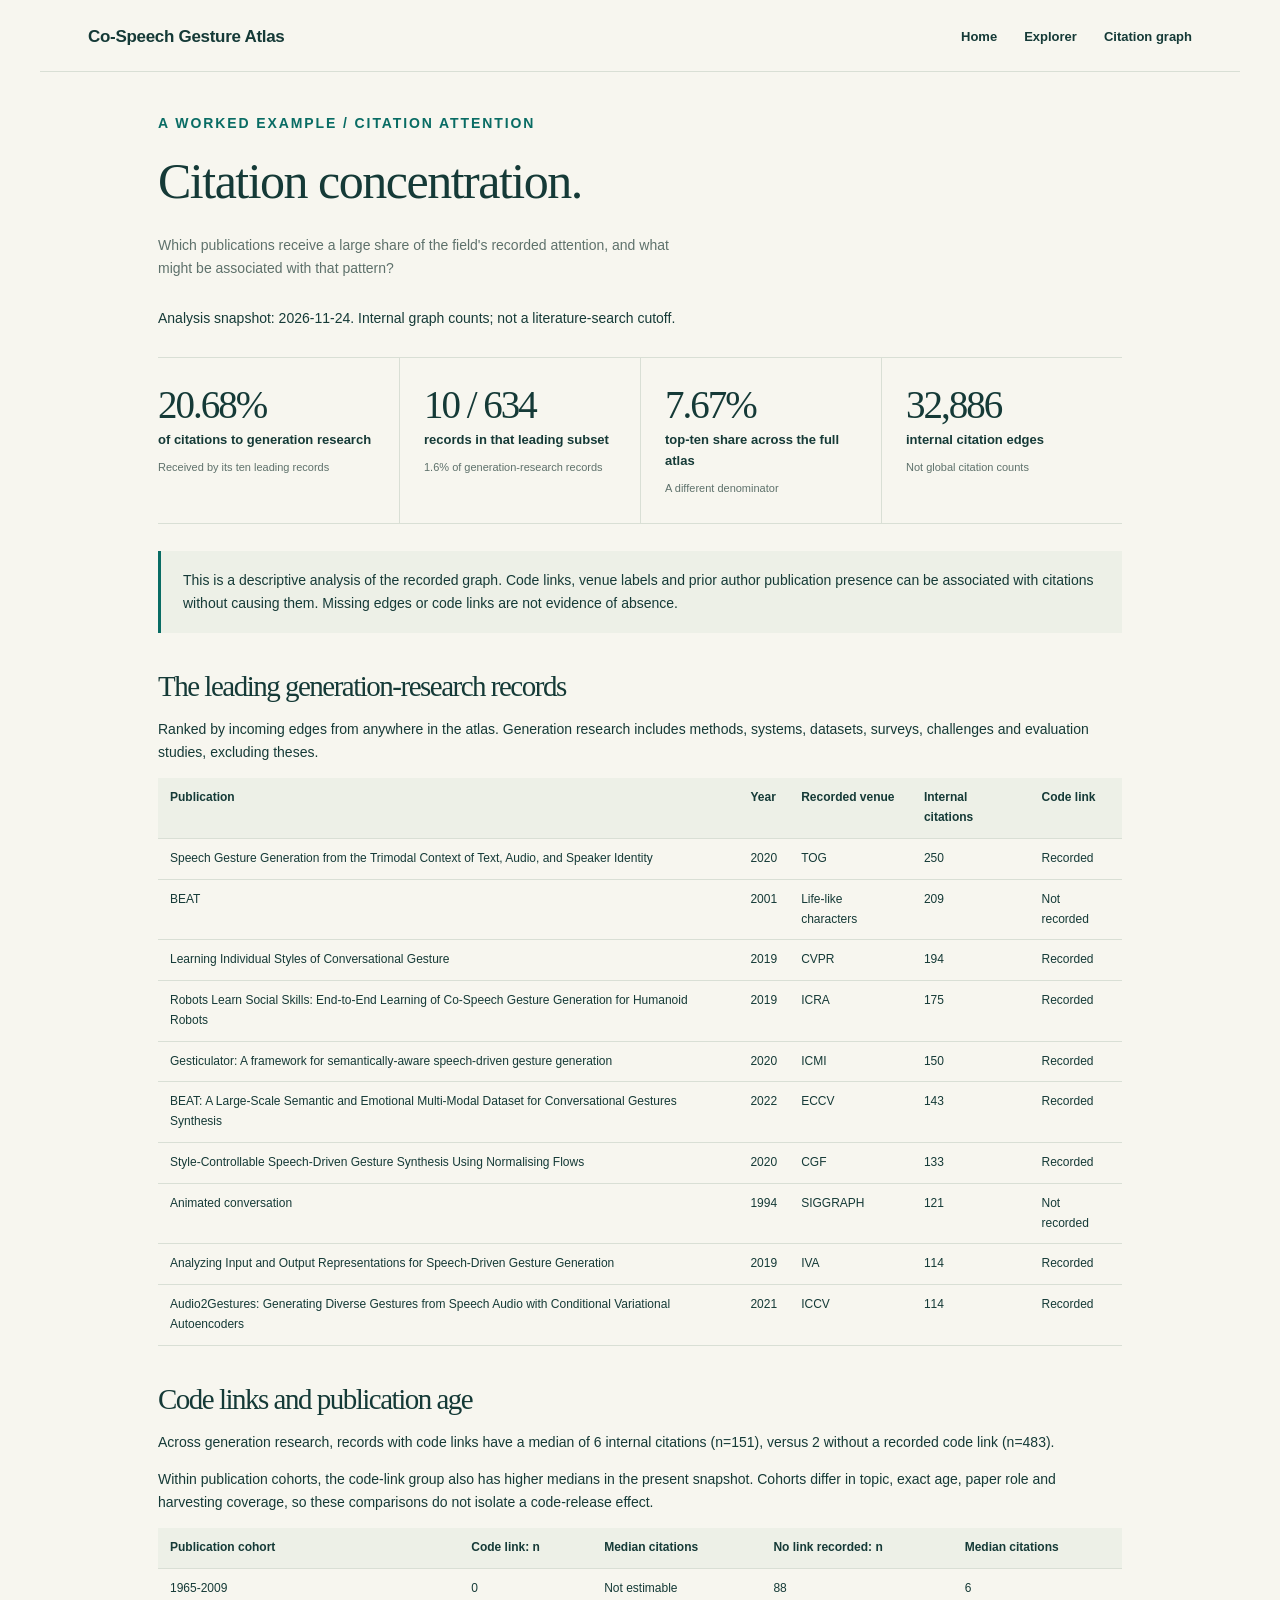
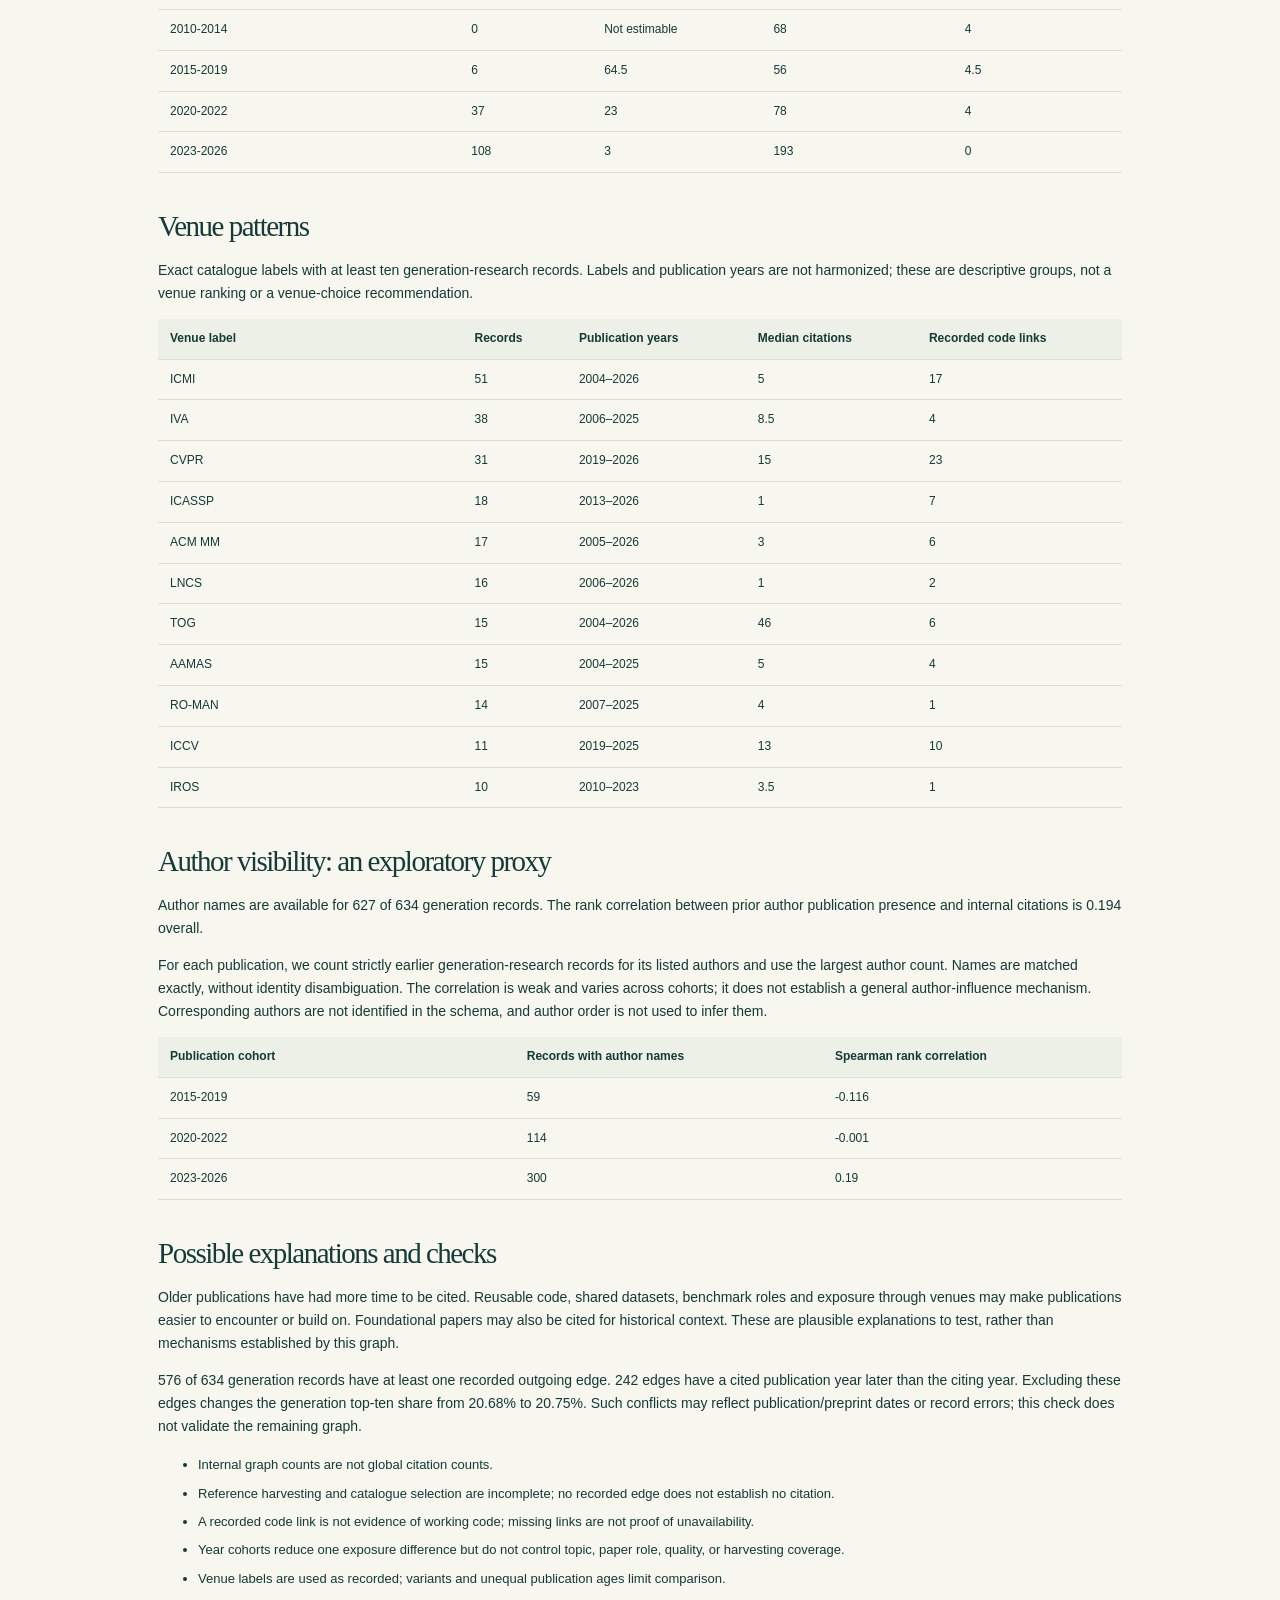
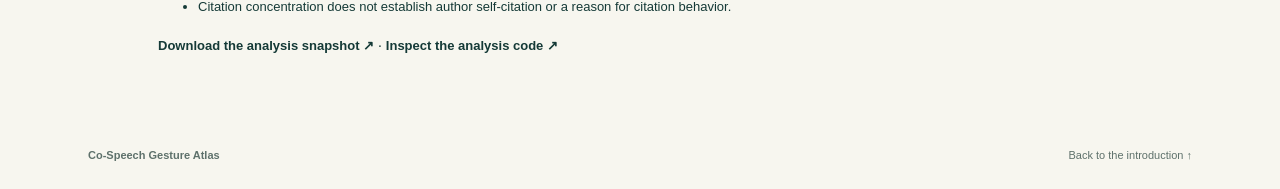
<file: docs/citation-findings.html>
<!doctype html><html lang="en"><head><meta charset="utf-8"><meta name="viewport" content="width=device-width,initial-scale=1"><title>Citation concentration | Co-Speech Gesture Atlas</title><link rel="stylesheet" href="home.css"><style>.analysis{max-width:1060px;padding-top:40px;padding-bottom:50px}.analysis h1{font-size:50px}.analysis h2{font-size:29px;margin:38px 0 16px}.analysis p{font-size:14px}.scroll{overflow:auto}table{width:100%;border-collapse:collapse;font-size:12px}th,td{text-align:left;padding:10px 12px;border-bottom:1px solid var(--line);vertical-align:top}th{background:#edf0e7}td:first-child{min-width:210px}.analysis .stat-grid{margin:27px 0}.analysis .stat strong{font-size:39px}.analysis .fine{font-size:12px}.notice{background:#edf0e7;padding:18px 22px;border-left:3px solid var(--teal)}.analysis li{font-size:13px;margin:7px 0}</style><script src="citation-findings.js" defer></script></head><body><header class="wrap navigation"><a class="brand" href="index.html">Co-Speech Gesture Atlas</a><nav aria-label="Main navigation"><a href="index.html">Home</a><a href="explorer.html">Explorer</a><a href="citations.html">Citation graph</a></nav></header><main class="wrap analysis"><p class="eyebrow">A worked example / citation attention</p><h1>Citation concentration.</h1><p class="lead">Which publications receive a large share of the field's recorded attention, and what might be associated with that pattern?</p><p id="snapshot">Loading analysis snapshot…</p><div class="stat-grid"><div class="stat"><strong id="top-share">—</strong><span>of citations to generation research</span><small>Received by its ten leading records</small></div><div class="stat"><strong id="leader-count">—</strong><span>records in that leading subset</span><small id="leader-fraction">—</small></div><div class="stat"><strong id="all-share">—</strong><span>top-ten share across the full atlas</span><small>A different denominator</small></div><div class="stat"><strong id="edges">—</strong><span>internal citation edges</span><small>Not global citation counts</small></div></div><p class="notice">This is a descriptive analysis of the recorded graph. Code links, venue labels and prior author publication presence can be associated with citations without causing them. Missing edges or code links are not evidence of absence.</p><h2>The leading generation-research records</h2><p>Ranked by incoming edges from anywhere in the atlas. Generation research includes methods, systems, datasets, surveys, challenges and evaluation studies, excluding theses.</p><div class="scroll"><table><thead><tr><th>Publication</th><th>Year</th><th>Recorded venue</th><th>Internal citations</th><th>Code link</th></tr></thead><tbody id="leaders"></tbody></table></div><h2>Code links and publication age</h2><p id="code-summary"></p><p>Within publication cohorts, the code-link group also has higher medians in the present snapshot. Cohorts differ in topic, exact age, paper role and harvesting coverage, so these comparisons do not isolate a code-release effect.</p><div class="scroll"><table><thead><tr><th>Publication cohort</th><th>Code link: n</th><th>Median citations</th><th>No link recorded: n</th><th>Median citations</th></tr></thead><tbody id="cohorts"></tbody></table></div><h2>Venue patterns</h2><p>Exact catalogue labels with at least ten generation-research records. Labels and publication years are not harmonized; these are descriptive groups, not a venue ranking or a venue-choice recommendation.</p><div class="scroll"><table><thead><tr><th>Venue label</th><th>Records</th><th>Publication years</th><th>Median citations</th><th>Recorded code links</th></tr></thead><tbody id="venues"></tbody></table></div><h2>Author visibility: an exploratory proxy</h2><p id="author-summary"></p><p>For each publication, we count strictly earlier generation-research records for its listed authors and use the largest author count. Names are matched exactly, without identity disambiguation. The correlation is weak and varies across cohorts; it does not establish a general author-influence mechanism. Corresponding authors are not identified in the schema, and author order is not used to infer them.</p><div class="scroll"><table><thead><tr><th>Publication cohort</th><th>Records with author names</th><th>Spearman rank correlation</th></tr></thead><tbody id="author-cohorts"></tbody></table></div><h2>Possible explanations and checks</h2><p>Older publications have had more time to be cited. Reusable code, shared datasets, benchmark roles and exposure through venues may make publications easier to encounter or build on. Foundational papers may also be cited for historical context. These are plausible explanations to test, rather than mechanisms established by this graph.</p><p id="sensitivity"></p><ul id="limits"></ul><p><a class="text-link" href="citation-findings.json">Download the analysis snapshot ↗</a> · <a class="text-link" href="https://github.com/ghazanPK/Co-Speech-gesture-atlas/blob/main/scripts/analyze_citations.py">Inspect the analysis code ↗</a></p><p id="load-error" role="status" hidden>The analysis snapshot could not be loaded. Please try again or download the JSON.</p></main><footer class="wrap"><span>Co-Speech Gesture Atlas</span><a href="index.html">Back to the introduction ↑</a></footer></body></html>
</file>
<file: docs/home.css>
:root{--paper:#f7f6ef;--ink:#153a37;--muted:#5e716b;--teal:#096c64;--line:#d9dfd5;--orange:#b85e39}*{box-sizing:border-box}html{scroll-behavior:smooth;scroll-padding-top:25px}body{margin:0;background:var(--paper);color:var(--ink);font:16px/1.65 "Segoe UI",Arial,sans-serif}a{color:inherit;text-decoration:none}a:hover{text-decoration:underline;text-underline-offset:5px}a:focus-visible{outline:3px solid var(--orange);outline-offset:5px}.wrap{max-width:1200px;margin:auto;padding-left:48px;padding-right:48px}.skip{position:absolute;left:20px;top:-60px;background:white;padding:8px;z-index:4}.skip:focus{top:10px}.navigation{display:flex;justify-content:space-between;align-items:center;padding-top:26px;padding-bottom:24px;border-bottom:1px solid var(--line)}.brand{display:flex;gap:12px;align-items:center;font-weight:650;line-height:1.25;font-size:17px;letter-spacing:-.3px}.brand-icon{color:var(--teal);font-size:44px;font-weight:400}nav{display:flex;gap:27px;font-size:13px;font-weight:600}.repo{border-left:1px solid var(--line);padding-left:26px}.hero{display:grid;grid-template-columns:1.22fr 1fr;gap:35px;align-items:center;padding-top:72px;padding-bottom:65px}.eyebrow{font-size:11px;font-weight:700;letter-spacing:1.9px;text-transform:uppercase;margin:0 0 18px;color:var(--teal)}.dot{display:inline-block;width:7px;height:7px;margin-right:8px;background:var(--orange);border-radius:50%}h1,h2,h3{font-family:Georgia,"Times New Roman",serif;font-weight:400;line-height:1.08;letter-spacing:-1.5px;margin:0}h1{font-size:clamp(50px,5.5vw,76px)}h1 em{color:var(--teal);font-weight:400}.lead{max-width:520px;font-size:17px;color:var(--muted);margin:26px 0 27px}.actions{display:flex;align-items:center;gap:23px;flex-wrap:wrap}.button{display:inline-flex;justify-content:space-between;gap:25px;align-items:center;padding:13px 20px;border-radius:3px;font-size:13px;font-weight:650}.button:hover{filter:brightness(1.1);text-decoration:none}.primary{background:var(--teal);color:white}.text-link{font-size:13px;font-weight:600}.hero-note{font-size:12px;color:var(--muted);margin-top:21px}.motion-map{border:1px solid var(--line);border-radius:130px 130px 10px 10px;padding:27px 16px 18px;background:linear-gradient(135deg,#eef2e9,#f7f6ef);transform:rotate(2deg)}.art-label{font-size:9px;letter-spacing:1.8px;text-align:center;margin-top:8px}.motion-map svg{width:100%;display:block}.art-footer{display:flex;justify-content:space-between;font-family:Georgia,serif;font-style:italic;font-size:15px;padding:0 18px}.section-heading{display:flex;align-items:end;justify-content:space-between;gap:20px;margin-bottom:30px}h2{font-size:38px}.section-heading>p{max-width:300px;font-size:11px;color:var(--muted);text-align:right;margin-bottom:3px}.collection{padding-top:28px;padding-bottom:46px}.stat-grid{display:grid;grid-template-columns:repeat(4,1fr);border-top:1px solid var(--line);border-bottom:1px solid var(--line)}.stat{padding:24px 20px 25px 0;display:flex;flex-direction:column}.stat+.stat{padding-left:24px;border-left:1px solid var(--line)}.stat strong{font:48px/1.2 Georgia,serif;letter-spacing:-2px}.stat span{font-weight:600;font-size:13px}.stat small{font-size:11px;color:var(--muted);margin-top:8px}.stat small span{font-size:11px;font-weight:400}.collection-strip{display:flex;flex-wrap:wrap;justify-content:space-between;font-size:13px;gap:10px;padding-top:10px}.collection-strip b{color:var(--teal);font-size:17px}.fine{font-size:11px;line-height:1.6;color:var(--muted)}.pathways{padding-top:38px;padding-bottom:66px;border-top:1px solid var(--line)}.path-grid{display:grid;grid-template-columns:repeat(3,1fr);gap:27px}.path{border-top:2px solid var(--teal);padding:24px 0 0;display:flex;flex-direction:column}.path:hover{text-decoration:none}.path:hover .path-link{text-decoration:underline}.path-number{font-size:10px;letter-spacing:1.6px;color:var(--muted)}h3{font-size:25px;letter-spacing:-.6px;line-height:1.2;margin:17px 0 0}.path p{font-size:13px;line-height:1.75;color:var(--muted);margin:15px 0 23px}.path-link{font-size:12px;font-weight:650;margin-top:auto}.insight-band{background:var(--ink);color:#f7f6ef}.insight{display:grid;grid-template-columns:1fr 1fr;gap:75px;padding-top:57px;padding-bottom:57px}.insight .eyebrow{color:#a9d0ba}.insight h2{font-size:41px}.insight p{font-size:13px;color:#c4d3c9;margin-top:22px}.insight-stats{display:flex;gap:42px;margin:24px 0}.insight-stats>div{display:flex;flex-direction:column}.insight-stats strong{font:44px/1.15 Georgia,serif}.insight-stats span{font-size:11px;color:#c4d3c9;margin-top:5px}.light{background:#e7eddc;color:var(--ink);margin-top:8px}.finding-chart{padding-top:16px}.finding-chart .chart-title{font-size:15px;color:#fff;font-weight:600;margin-top:0}.finding-chart .chart-subtitle{font-size:11px;margin-top:4px}.bars{margin-top:27px}.bar-row{margin:15px 0;font-size:12px}.bar-caption{display:flex;justify-content:space-between;gap:10px;margin-bottom:6px}.bar-track{height:8px;background:#31524c;border-radius:2px;overflow:hidden}.bar-fill{height:100%;background:#afcdb2;border-radius:2px}.bar-row:first-child .bar-fill{background:#dcac7c}.finding-chart .chart-note{font-size:11px;line-height:1.7;margin-top:25px}.trust{display:grid;grid-template-columns:1fr 1fr;gap:75px;padding-top:64px;padding-bottom:62px}.trust p{font-size:13px;color:var(--muted);max-width:510px}.provenance{background:#edf0e7;padding:25px 29px;border:1px solid var(--line);align-self:center}.provenance h3{font-family:"Segoe UI",sans-serif;font-size:14px;font-weight:600;letter-spacing:0;margin-top:0;margin-bottom:22px}.provenance .bar-track{background:#d6ded3}.provenance .bar-fill{background:var(--teal)}.provenance .bar-row:first-child .bar-fill{background:var(--teal)}.contribute{border-top:1px solid var(--line);border-bottom:1px solid var(--line);padding-top:34px;padding-bottom:35px;display:flex;align-items:center;gap:40px;justify-content:space-between}.contribute h2{font-size:30px}.contribute p:not(.eyebrow){font-size:13px;color:var(--muted);max-width:660px;margin-bottom:0}.contribute .button{flex-shrink:0}footer{display:flex;justify-content:space-between;align-items:center;gap:20px;padding-top:25px;padding-bottom:25px;font-size:11px;color:var(--muted)}footer>span{font-weight:600}@media(max-width:800px){.wrap{padding-left:24px;padding-right:24px}.navigation{align-items:flex-start;gap:20px}nav{gap:12px;flex-wrap:wrap;justify-content:flex-end;font-size:11px}.repo{border:0;padding-left:0}.hero{padding-top:45px;grid-template-columns:1fr 0.7fr;gap:20px}h1{font-size:51px}.lead{font-size:15px}.stat strong{font-size:39px}.stat+.stat{padding-left:14px}.stat span{font-size:11px}.path-grid{gap:20px}.insight,.trust{gap:35px}.insight h2{font-size:35px}.contribute{align-items:flex-start;flex-direction:column;gap:22px}footer{flex-wrap:wrap}}@media(max-width:580px){.navigation{flex-direction:column;gap:22px}nav{justify-content:flex-start;gap:18px}.hero{grid-template-columns:1fr;padding-top:39px;padding-bottom:37px}.hero h1{font-size:48px}.motion-map{max-width:340px;justify-self:center;margin-top:18px}.hero-copy .eyebrow{font-size:9px;letter-spacing:1.2px}.section-heading{flex-direction:column;align-items:flex-start;gap:12px}.section-heading>p{text-align:left}h2{font-size:32px}.stat-grid{grid-template-columns:1fr 1fr}.stat{padding:18px 12px 18px 0}.stat:nth-child(3){border-left:0;padding-left:0}.stat:nth-child(n+3){border-top:1px solid var(--line)}.stat strong{font-size:43px}.collection-strip{flex-direction:column;gap:0}.collection-strip p{margin:5px 0}.path-grid,.insight,.trust{grid-template-columns:1fr}.path-grid{gap:30px}.insight{padding-top:40px;padding-bottom:40px;gap:26px}.trust{padding-top:42px;padding-bottom:40px;gap:28px}.provenance{padding:22px}.insight-stats{gap:28px}.contribute h2{font-size:28px}}@media(prefers-reduced-motion:reduce){html{scroll-behavior:auto}}
.citation-preview{display:grid;grid-template-columns:1fr 1fr;gap:75px;padding-top:56px;padding-bottom:48px;border-bottom:1px solid var(--line)}.citation-preview p{font-size:13px;color:var(--muted);max-width:470px}.concentration{border-left:1px solid var(--line);padding-left:40px;align-self:center}.concentration>strong{font:80px/1.15 Georgia,serif;color:var(--teal);letter-spacing:-3px}.concentration p{font-size:15px;max-width:340px}.concentration small{font-size:11px;color:var(--muted)}@media(max-width:580px){.citation-preview{grid-template-columns:1fr;gap:28px}.concentration{border-left:0;padding-left:0;border-top:1px solid var(--line);padding-top:20px}}
</file>
